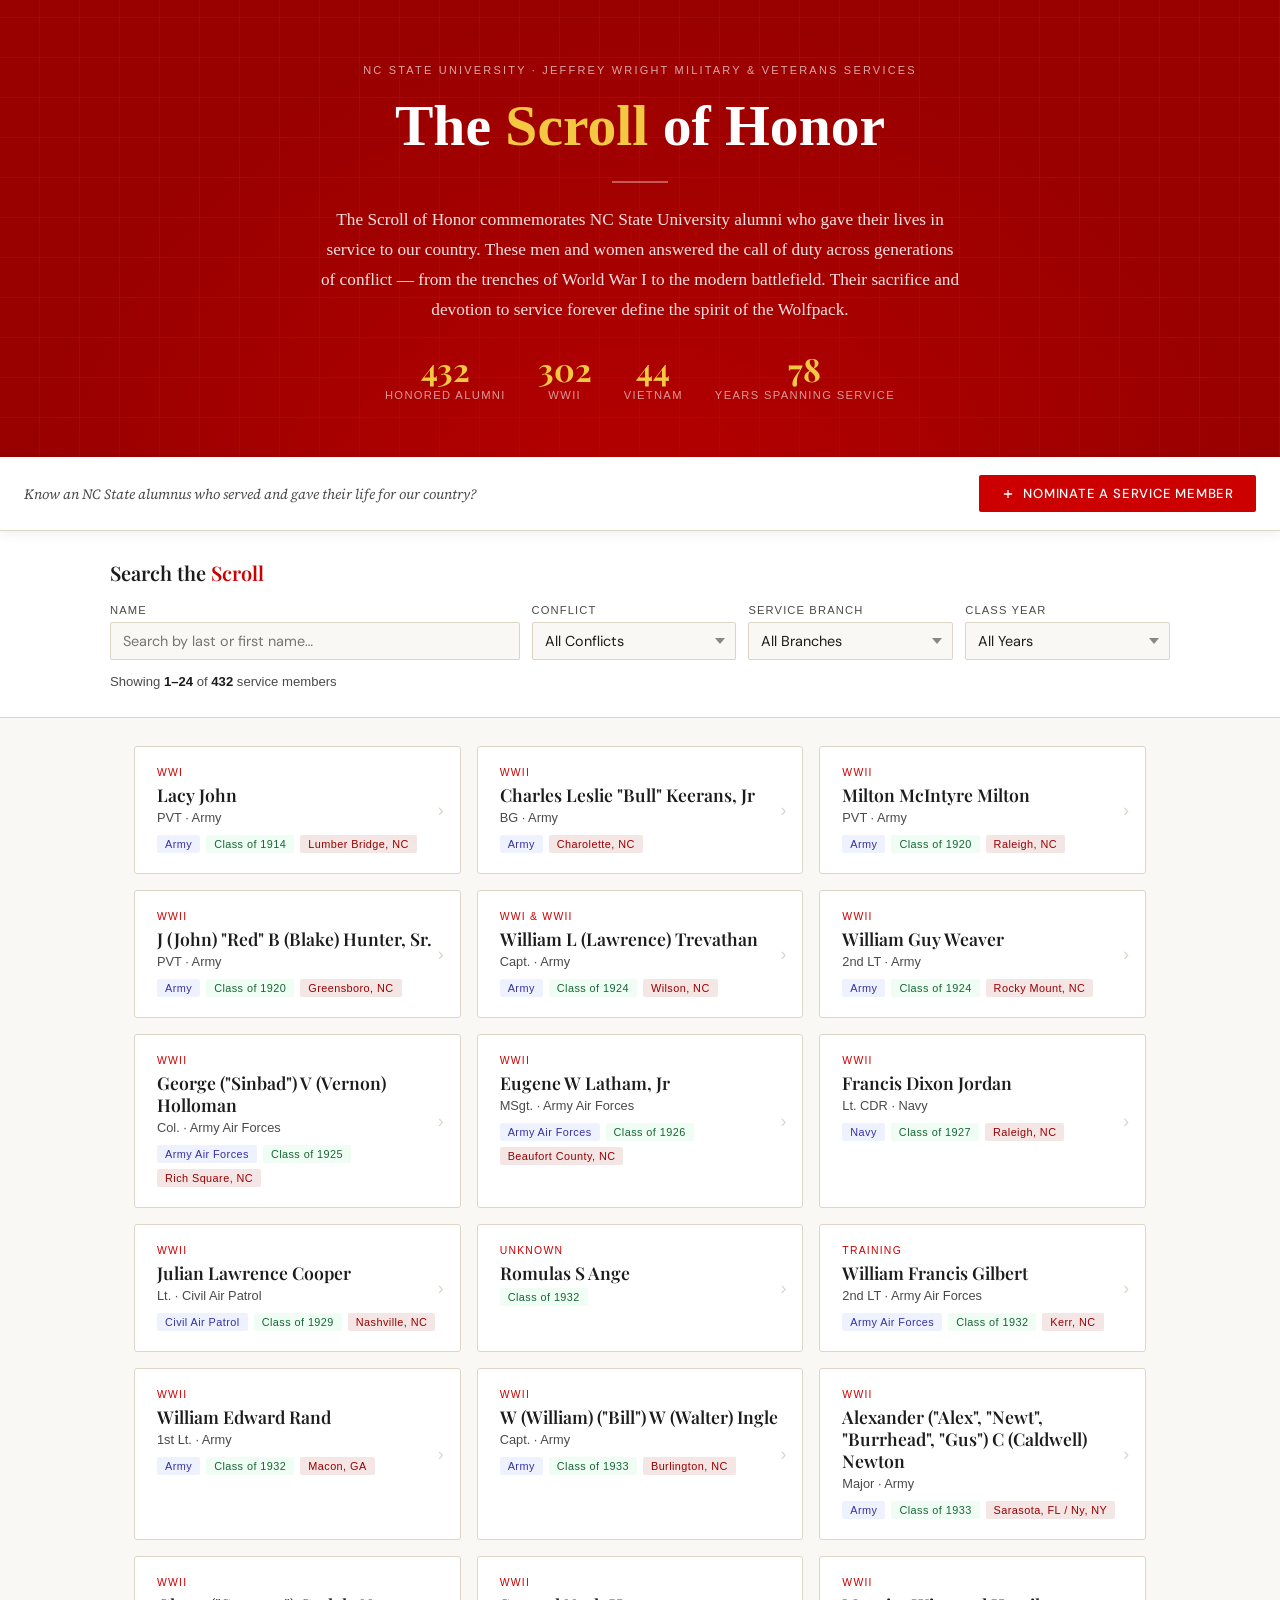
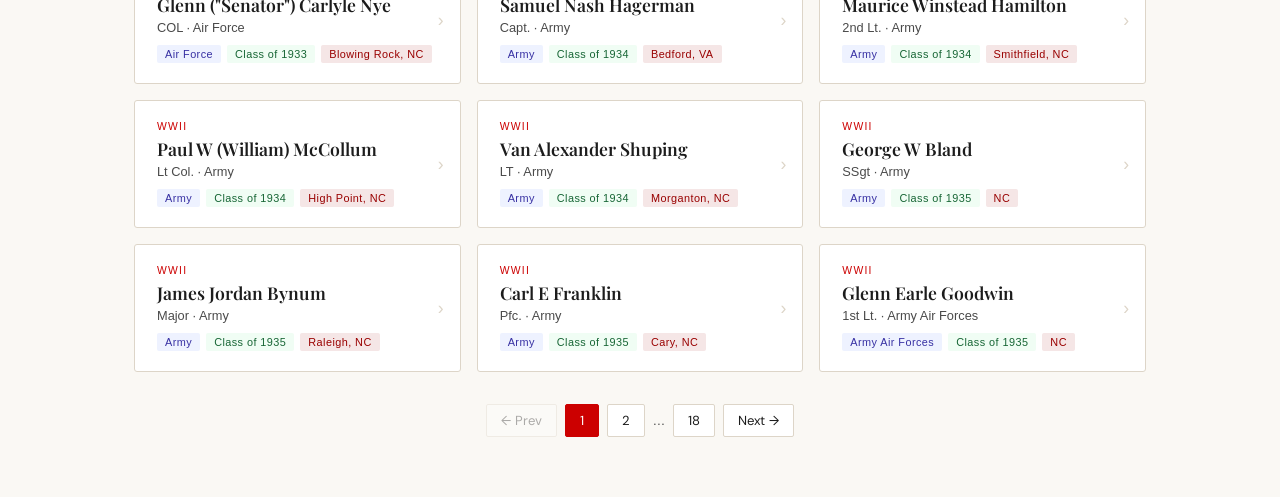
<file: index.html>
<!DOCTYPE html>
<html lang="en">
<head>
<meta charset="UTF-8">
<meta name="viewport" content="width=device-width, initial-scale=1.0">
<title>NC State Scroll of Honor</title>
<link rel="preconnect" href="https://fonts.googleapis.com">
<link href="https://fonts.googleapis.com/css2?family=Playfair+Display:ital,wght@0,600;0,700;1,400&family=Source+Serif+4:opsz,wght@8..60,300;8..60,400;8..60,600&family=DM+Sans:wght@300;400;500&display=swap" rel="stylesheet">
<link rel="stylesheet" href="scroll_of_honor.css">
</head>
<body>

<!-- HERO -->
<div class="soh-hero">
  <div class="soh-hero-inner">
    <div class="soh-hero-eyebrow">NC State University · Jeffrey Wright Military & Veterans Services</div>
    <h1>The <span>Scroll</span> of Honor</h1>
    <hr class="soh-divider">
    <p>
      The Scroll of Honor commemorates NC State University alumni who gave their lives in service to our country.
      These men and women answered the call of duty across generations of conflict — from the trenches of World War I
      to the modern battlefield. Their sacrifice and devotion to service forever define the spirit of the Wolfpack.
    </p>
    <div class="soh-stats">
      <div class="soh-stat">
        <div class="soh-stat-num">432</div>
        <div class="soh-stat-label">Honored Alumni</div>
      </div>
      <div class="soh-stat">
        <div class="soh-stat-num">302</div>
        <div class="soh-stat-label">WWII</div>
      </div>
      <div class="soh-stat">
        <div class="soh-stat-num">44</div>
        <div class="soh-stat-label">Vietnam</div>
      </div>
      <div class="soh-stat">
        <div class="soh-stat-num">78</div>
        <div class="soh-stat-label">Years Spanning Service</div>
      </div>
    </div>
  </div>
</div>

<!-- NOMINATE BAR -->
<div class="soh-nominate-bar">
  <div class="soh-nominate-text">
    Know an NC State alumnus who served and gave their life for our country?
  </div>
  <a class="btn-nominate" href="https://YOUR_GOOGLE_FORM_LINK_HERE" target="_blank" rel="noopener">
    <svg width="14" height="14" viewBox="0 0 24 24" fill="none" stroke="currentColor" stroke-width="2.2"><path d="M12 5v14M5 12h14"/></svg>
    Nominate a Service Member
  </a>
</div>

<!-- SEARCH -->
<div class="soh-search-wrap">
  <div class="soh-search-inner">
    <div class="soh-search-heading">Search the <span>Scroll</span></div>
    <div class="soh-fields">
      <div class="soh-field soh-field-name">
        <label for="search-name">Name</label>
        <input type="text" id="search-name" placeholder="Search by last or first name…" oninput="applyFilters()">
      </div>
      <div class="soh-field">
        <label for="filter-conflict">Conflict</label>
        <select id="filter-conflict" onchange="applyFilters()">
          <option value="">All Conflicts</option>
          <option>WWI</option>
          <option>WWI &amp; WWII</option>
          <option>WWII</option>
          <option>Vietnam</option>
          <option>Korean War</option>
          <option>Gulf War</option>
          <option>Training</option>
        </select>
      </div>
      <div class="soh-field">
        <label for="filter-service">Service Branch</label>
        <select id="filter-service" onchange="applyFilters()">
          <option value="">All Branches</option>
          <option>Army</option>
          <option>Army Air Forces</option>
          <option>Navy</option>
          <option>Marines</option>
          <option>Air Force</option>
          <option>Coast Guard</option>
          <option>Civil Air Patrol</option>
          <option>Royal Canadian Air Force</option>
        </select>
      </div>
      <div class="soh-field">
        <label for="filter-year">Class Year</label>
        <select id="filter-year" onchange="applyFilters()">
          <option value="">All Years</option>
        </select>
      </div>
    </div>
    <div class="soh-results-summary" id="results-summary"></div>
  </div>
</div>

<!-- RESULTS -->
<div class="soh-results-wrap">
  <div class="soh-grid" id="soh-grid"></div>
  <div class="soh-no-results" id="no-results" style="display:none;">
    No service members found matching your search. Try broadening your filters.
  </div>
  <div class="soh-pagination" id="pagination"></div>
</div>

<!-- MODAL -->
<div class="soh-overlay" id="modal-overlay" onclick="closeModalOnOverlay(event)">
  <div class="soh-modal" id="modal-box">
    <div class="soh-modal-header">
      <div class="soh-modal-conflict" id="m-conflict"></div>
      <div class="soh-modal-name" id="m-name"></div>
      <div class="soh-modal-rank-service" id="m-rank-service"></div>
      <button class="soh-modal-close" onclick="closeModal()" aria-label="Close">&times;</button>
    </div>
    <div class="soh-modal-body">
      <div class="soh-modal-grid" id="m-grid"></div>
      <div id="m-notes-section" style="display:none;">
        <div class="soh-modal-notes-heading">Additional Information</div>
        <div class="soh-modal-notes" id="m-notes"></div>
      </div>
    </div>
  </div>
</div>

<script>
const DATA = [{"name": "Lacy John", "last": "John", "first": "Lacy", "hometown": "Lumber Bridge, NC", "dod": "December 17, 1957", "classYear": "1914", "major": "Agriculture", "conflict": "WWI", "service": "Army", "rank": "PVT", "unit": "", "cause": "NC", "location": "", "notes": "https://www.findagrave.com/memorial/28009451/lacy-john"}, {"name": "Charles Leslie \"Bull\" Keerans, Jr", "last": "Keerans", "first": "Charles", "hometown": "Charolette, NC", "dod": "July 11, 1943", "classYear": "pior to 1919?", "major": "", "conflict": "WWII", "service": "Army", "rank": "BG", "unit": "Chief of Staff of 101st Airborne Division. Assistant Division Commander of 82nd Airborne Division", "cause": "MIA DD", "location": "Western Coast, Italy", "notes": "Charles joined the  North Carolina College of Engineering and Virginia Military Institute (VMI) in Lexington, Virginia. In 1919 he was in the class 1919 of West Point Academy. He was commissioned in the Infantry in 1920. Promoted to 2ndLieutenant, 1st Lieutenant on 24-07-1924 and Captain 01-08-1935 and Command and General Staff School, Fort Leavenworth until 1938. Instructor with the 24th Infantry Regiment in Fort Benning, Georgia, until 1941 as he was transferred as the Supply Officer for the Headquarters Company of Airborne Command in Fort Bragg. In 1942 he became the Chief of Staff of the 101st Airborne Division; One of the most enduring mysteries during World War II was the puzzling disappearance of Brigadier General Charles Leslie Keerans, Jr., more popularly known to US troops as \"Bull\" Keerans. Keerans, from Charlotte, North Carolina, graduated from West Point in 1919. He was commissioned in the infantry in 1920. He had a reputation of being a daredevil motorcycle rider. In 1942, he became the Chief of Staff of the 101st Airborne Division in Sicily. In 1943, he became the assistant commander of the 82nd Airborne Division under General Ridgway and became a Brigadier General on July 2, 1943. July 10, 1943. The 82nd prepared for a night jump over the gulf of Gela, on Sicily. Operation Husky encountered difficulties, with several American transport planes being shot down by \"friendly fire\", adding the fact that Gavin's 505th Parachute Regiment was scattered over a wide area due to a multitude of unpleasant reasons. July 11, 1943. Keerans was in Tunisia waiting to launch the second wave of paratroopers. On the morning of July 11th, he received the code: \"Mackall tonight. Wear white pajamas.\" He ordered the 504th to prepare to drop that evening on an airfield at Farello and reinforce the seaborne landings. Although Keerans was ordered to stay on Tunisia to supervise behind the scenes, he couldn't resist the opportunity to be in the raging battle. At the last minute of the preparation, he rode on a C-47 flown by lieutenants Ray Bousch and John Gibson. As the flight was scheduled to return after the drop, he figured he would be back in Tunisia before dawn. 144 Douglas C-47s arrived over the coast of Gela just after an Axis raid. The paratroopers were suddenly greeted with friendly fire from an Allied vessel. Immediately, all the other naval vessels and shore troops joined in the shooting and began firing on the C-47s, mistaking them for enemy planes. Keerans and his regiment were under grave danger. Transports sustaining heavy fire exploded midair; many panicking paratroopers plunged to their deaths as they jumped without hooking their static lines. Some who successfully deployed their chutes ended up being shot by Allied troops midair. It was a disaster: 23 C-47s were lost out of 144, the 504th suffered 229 casualties with 81 dead.The 52nd Troop Carrier Wing suffered 318 casualties with 83 dead Thirty-seven aircraft were damaged, while eight returned to base without dropping their parachutists. Keerans’ plane was one of those hit by friendly fire, but the pilot was able to crash land the plane in the water, 400 yards off-shore. Although his body was never found, he was officially listed as KIA. Until a certain Sgt. Fielding Armstrong came with a baffling testimony. Sgt. Armstrong was among the few who made it out of the plane. He swam ashore, and by the next morning he saw a familiar face: Bull Keerans. He appeared disheveled but unharmed.The general recounted his escape from the ditched craft and informed Armstrong he had spoken to other soldiers on the beach. The sergeant replied that he was going to hook up with his unit. Keerans told the sergeant he was heading inland and walked away, never to be seen again. Once divisional headquarters heard of account, headquarters across the island were notified to keep a lookout for the missing one-star general. Commanders were puzzled when they received no sightings of the \"Bull.\" He had simply vanished. After the war, investigators and military officials looked for evidences that he was held by the Germans; authorities looked on liberated POW camps but the search turned up empty. One possibility was he was held by the Soviets, since he could be juiced for intelligence, given his general rank in the Army.While there is no direct evidence in his case, it has become widely accepted that hundreds, possibly thousands of allied POWs ended up in Soviet prisons after the war. (In 1991, the U.S. Senate Foreign Relations Committee produced a report claiming thousands of Commonwealth soldiers, including British, Canadian, Australian and South African, had been transferred from their previous German stalags to Soviet custody in the spring of 1945. As recently as 2001, the U.S.-Russian Joint Commission, formed to investigate unconfirmed reports of Americans being held in the former Soviet Gulag prison system, estimated 500 American prisoners had been kept after the war. Soviet leader Josef Stalin anticipated using them as bargaining chips in the ensuing cold war with the western allies.) The fate of Charles \"Bull\" Keerans has never been resolved. He was survived by his wife, Margaret Johnson, and one son. When Margaret died in 1962, she was buried at Arlington National Cemetery. On the tombstone, his name appeared above hers. \"Bull\" Keerans is possibly the highest-rank American officer to go MIA in the course of World War II. taken from fb/Nicholson CruzKeerans Field across from Wood Memorial Chapel (the field surrounded by 313th MI, 3/4 ADA and RepoDepo) was named after him."}, {"name": "Milton McIntyre Milton", "last": "Milton", "first": "Milton", "hometown": "Raleigh, NC", "dod": "June 29, 1974", "classYear": "1920", "major": "", "conflict": "WWII", "service": "Army", "rank": "PVT", "unit": "", "cause": "NC", "location": "", "notes": "Unconfirmed"}, {"name": "J (John) \"Red\" B (Blake) Hunter, Sr.", "last": "Hunter", "first": "J (John) \"Red\"", "hometown": "Greensboro, NC", "dod": "June 29, 1974", "classYear": "1920", "major": "Electrical Engineering", "conflict": "WWII", "service": "Army", "rank": "PVT", "unit": "", "cause": "NC", "location": "", "notes": "ROTC, establsiged in the college January 6, 1919. The Regiment Adjustant and part of Officers's Council and served as the Captain (Adjutant).  Regimental Supply Sergeant. Lientenant Co. F."}, {"name": "William L (Lawrence) Trevathan", "last": "Trevathan", "first": "William", "hometown": "Wilson, NC", "dod": "January 14, 1945", "classYear": "1924", "major": "Civil Engineering", "conflict": "WWI & WWII", "service": "Army", "rank": "Capt.", "unit": "Corp of Engineers", "cause": "NC", "location": "North Carolina", "notes": "He finally received his degree in Civil Engineering in 1924 from NC State. Lawrence became a land surveyor in Wilson, NC and was responsible for building several water tanks in small towns in the area. Lawrence had several heart attacks shortly after the outbreak of WWII, which forced him to be medically discharged from the Army Corps of Engineers. He died of a heart attack"}, {"name": "William Guy Weaver", "last": "Weaver", "first": "William", "hometown": "Rocky Mount, NC", "dod": "January 06, 1942", "classYear": "1924", "major": "Textile", "conflict": "WWII", "service": "Army", "rank": "2nd LT", "unit": "UNK", "cause": "UNK", "location": "Phillipines", "notes": "Interned by the Japanese at Manilla ; During World War II, the University of Santo Tomas and Old Bilibid Prison in Manila was converted into Internment Camps, where Japanese authorities interned thousands of Allied civilians, primarily Americans, for over three years, from January 1942 until February 194"}, {"name": "George (\"Sinbad\") V (Vernon) Holloman", "last": "Holloman", "first": "George (\"Sinbad\")", "hometown": "Rich Square, NC", "dod": "March 19, 1946", "classYear": "1925", "major": "Electrical Engineering", "conflict": "WWII", "service": "Army Air Forces", "rank": "Col.", "unit": "20th Air Force", "cause": "", "location": "Tiawan", "notes": "Nickname given based on old Arabian hero. ROTC, Sergeant. \n Routine B17 flight from Shanghai to Manila- plane crash into Mountain.Note: Holloman AFB, NM, named in his honor. See the 2nd photo for the full story."}, {"name": "Eugene W Latham, Jr", "last": "Latham", "first": "Eugene", "hometown": "Beaufort County, NC", "dod": "August 10, 1942", "classYear": "1926", "major": "", "conflict": "WWII", "service": "Army Air Forces", "rank": "MSgt.", "unit": "Engineer Corps", "cause": "DNB", "location": "Aleutians", "notes": "Parachute caught on plane as it was going down."}, {"name": "Francis Dixon Jordan", "last": "Jordan", "first": "Francis", "hometown": "Raleigh, NC", "dod": "October 24, 1944", "classYear": "1927", "major": "", "conflict": "WWII", "service": "Navy", "rank": "Lt. CDR", "unit": "4th Marine Unit", "cause": "POW / KIA", "location": "Bashi Channel between the Philippines and Taiwan", "notes": "Surrendered at Corregidor, Prisoner of war in Philippines. Killed In Action aboard Japanese ship, 'Arisan Maru.' https://www.findagrave.com/memorial/56747919/francis-dixon-jordan"}, {"name": "Julian Lawrence Cooper", "last": "Cooper", "first": "Julian", "hometown": "Nashville, NC", "dod": "December 21, 1942", "classYear": "1929", "major": "", "conflict": "WWII", "service": "Civil Air Patrol", "rank": "Lt.", "unit": "Civil Air Patrol", "cause": "MIA DD", "location": "UNK", "notes": "plane was forced down at sea; Was lost at sea while flying as pilot in search of submarines Dec 21, 1941\nHe made the supreme sacrifice He gave his life in service for his country"}, {"name": "Romulas S Ange", "last": "Ange", "first": "Romulas", "hometown": "", "dod": "", "classYear": "1932", "major": "", "conflict": "Unknown", "service": "Unknown", "rank": "", "unit": "", "cause": "", "location": "", "notes": ""}, {"name": "William Francis Gilbert", "last": "Gilbert", "first": "William", "hometown": "Kerr, NC", "dod": "May 06, 1941", "classYear": "1932", "major": "", "conflict": "Training", "service": "Army Air Forces", "rank": "2nd LT", "unit": "35th Pursuit Squadron, Eigth Pursuit Group", "cause": "DNB", "location": "Langley Field, VA", "notes": "plane crash 1m out to sea from Virgina Beach, VA"}, {"name": "William Edward Rand", "last": "Rand", "first": "William", "hometown": "Macon, GA", "dod": "October 09, 1944", "classYear": "1932", "major": "Civil Engineering", "conflict": "WWII", "service": "Army", "rank": "1st Lt.", "unit": "1st Army, 60th INF, Co E", "cause": "KIA", "location": "Germany", "notes": "UNK"}, {"name": "W (William) (\"Bill\") W (Walter) Ingle", "last": "Ingle", "first": "W (William) (\"Bill\")", "hometown": "Burlington, NC", "dod": "July 01, 1945", "classYear": "1933", "major": "Chemical Engineering", "conflict": "WWII", "service": "Army", "rank": "Capt.", "unit": "Chemical WarFare Support", "cause": "NC", "location": "Edgewood, MD", "notes": "ID#0-917521; A chemical engineer assigned to duty at Edgewood, Maryland, died of a stomach\nulcer in July 1945 at the base hospital at Edgewood Arsenal, Maryland."}, {"name": "Alexander (\"Alex\", \"Newt\", \"Burrhead\", \"Gus\") C (Caldwell) Newton", "last": "Newton", "first": "Alexander (\"Alex\", \"Newt\", \"Burrhead\", \"Gus\")", "hometown": "Sarasota, FL / Ny, NY", "dod": "July 29, 1944", "classYear": "1933", "major": "Civil and Highway Engineering", "conflict": "WWII", "service": "Army", "rank": "Major", "unit": "HQ 4th Armored DIV", "cause": "MIA / DD", "location": "Departement de la Manche, Basse-Normandie, France", "notes": "He had been killed in action either in Normandy or Brittany, France, according to his military record"}, {"name": "Glenn (\"Senator\") Carlyle Nye", "last": "Nye", "first": "Glenn (\"Senator\")", "hometown": "Blowing Rock, NC", "dod": "October 07, 1952", "classYear": "1933", "major": "Aeronautical Engineering", "conflict": "WWII", "service": "Air Force", "rank": "COL", "unit": "Headquarters Squadron, 17th Bombardment Wing", "cause": "MIA/ DD", "location": "Ichon, North Korea", "notes": "Mid afternoon on October 7, 1952, a B-26 Invader (tail number 44-35407A, call sign \"Pacify 71\") with a crew of four took off from Pusan West Air Base. Pacify 71 was the lead aircraft in flight of six B-26s. The briefed mission was daylight bombing operation near the village of Singye. About 30 seconds before the \"bombs away,\" the invader was hit by flak creating a hole in the left wing and a fire behind the engine. After salvoing its payload, the aircraft veered to the left and descended into mountainous terrain. The aircraft crashed northwest of Ichon, North Korea, exploding on impact. Although no parachutes were observed, witnesses temporally lost sight of the aircraft as it was leaving the formation. All four members of the aircraft's crew remain unaccounted for. Flying with the 34th Bombardment Squadron. Colonel Glenn Carlyle Nye, who joined the U.S. Air Force from North Carolina, was a member of Headquarters Squadron, 17th Bombardment Wing. He was the pilot of \"Pacify 71\" when it went down, and was lost with the aircraft. His remains were not recovered following the incident. No returning POWs mentioned contact with Colonel Nye, nor was he seen at any known holding point, interrogation center, hospital, or permanent POW camp. He remains unaccounted-for. Today, Colonel Nye is memorialized on the Courts of the Missing at the National Memorial Cemetery of the Pacific. His name is also inscribed on the Korean War Veterans Memorial Wall in Washington, DC, which was updated in 2022 to include the names of the fallen."}, {"name": "Samuel Nash Hagerman", "last": "Hagerman", "first": "Samuel", "hometown": "Bedford, VA", "dod": "February 11, 1945", "classYear": "1934", "major": "Mechanical Engineering", "conflict": "WWII", "service": "Army", "rank": "Capt.", "unit": "Unit Amphibious Training Center", "cause": "MIA/ DD", "location": "New Guinea", "notes": ""}, {"name": "Maurice Winstead Hamilton", "last": "Hamilton", "first": "Maurice", "hometown": "Smithfield, NC", "dod": "September 23, 1944", "classYear": "1934", "major": "", "conflict": "WWII", "service": "Army", "rank": "2nd Lt.", "unit": "60th Field Artillery Battalion, 9th Infantry Divisio", "cause": "KIA", "location": "Germany", "notes": ""}, {"name": "Paul W (William) McCollum", "last": "McCollum", "first": "Paul", "hometown": "High Point, NC", "dod": "October 06, 1944", "classYear": "1934", "major": "Textile Manufacturing", "conflict": "WWII", "service": "Army", "rank": "Lt Col.", "unit": "E Company, 130th Infantry, 30th Division", "cause": "KIA", "location": "Holland East of Wurm River", "notes": "ID# 0-315283 ; He led his battalion in recapturing the Belgian Fort Eban Emael. For his service he was awarded the Silver Star for gallantry July 7, 1944; awarded a Purple heart for wounds received in action July 22, 1944.\nHe was also awarded the Distinguished Service Cross, Silver Star Medal. He was killed in action in Holland ."}, {"name": "Van Alexander Shuping", "last": "Shuping", "first": "Van", "hometown": "Morganton, NC", "dod": "October 07, 1944", "classYear": "1934", "major": "Chemical Engineering", "conflict": "WWII", "service": "Army", "rank": "LT", "unit": "", "cause": "KIA", "location": "Vella Lavella, New Georgia Islands", "notes": "ID# 01052963 ; DNB"}, {"name": "George W Bland", "last": "Bland", "first": "George", "hometown": "NC", "dod": "July 24, 1944", "classYear": "1935", "major": "", "conflict": "WWII", "service": "Army", "rank": "SSgt", "unit": "119 INF 30th DIV", "cause": "MIA DD", "location": "Normandy, France", "notes": "https://www.findagrave.com/memorial/56641436/george-w-bland"}, {"name": "James Jordan Bynum", "last": "Bynum", "first": "James", "hometown": "Raleigh, NC", "dod": "August 07, 1944", "classYear": "1935", "major": "", "conflict": "WWII", "service": "Army", "rank": "Major", "unit": "120 INF 30th DIV", "cause": "KIA", "location": "UNK", "notes": "ID# 0-399449"}, {"name": "Carl E Franklin", "last": "Franklin", "first": "Carl", "hometown": "Cary, NC", "dod": "18 SEPT 1944", "classYear": "1935", "major": "", "conflict": "WWII", "service": "Army", "rank": "Pfc.", "unit": "Co B 321 INF", "cause": "KIA", "location": "South Pacific", "notes": "ID# 343056623"}, {"name": "Glenn Earle Goodwin", "last": "Goodwin", "first": "Glenn", "hometown": "NC", "dod": "October 24, 1944", "classYear": "1935", "major": "", "conflict": "WWII", "service": "Army Air Forces", "rank": "1st Lt.", "unit": "313 Trans SQ", "cause": "KIA", "location": "France", "notes": "https://ancestors.familysearch.org/en/L1TH-1BZ/glenn-earle-goodwin-1910-1944"}, {"name": "Joseph Alfred Miller, Jr", "last": "Miller", "first": "Joseph", "hometown": "Brevard, NC", "dod": "October 21, 1944", "classYear": "1935", "major": "", "conflict": "WWII", "service": "Army", "rank": "Col.", "unit": "12th Weather Squadron", "cause": "MIA DD", "location": "Mediterranean Sea", "notes": "ID# 0-020752 ; Weather Plane exploaded when struck by enemy fire; Only one Parachute was seen to have opened of the six crew in the plane."}, {"name": "Myron Lee Shinn", "last": "Shinn", "first": "Myron", "hometown": "Concord, NC", "dod": "June 15, 1945", "classYear": "1935", "major": "", "conflict": "WWII", "service": "Army", "rank": "S/Sgt.", "unit": "82nd AirBorne", "cause": "DOW", "location": "Normandy, France", "notes": "ID# 34256146"}, {"name": "Holden E York", "last": "York", "first": "Holden", "hometown": "NC", "dod": "May 11, 1945", "classYear": "1935", "major": "", "conflict": "WWII", "service": "Navy", "rank": "LT (jg)", "unit": "", "cause": "KIA", "location": "Okinawa, Japan", "notes": "On the morning of 11 May 1945, while supporting the invasion of Okinawa, Bunker Hill was struck and severely damaged by two Japanese kamikaze planes. An A6M Zero fighter plane emerged from low cloud cover, dove toward the flight deck and dropped a 550-pound (250 kilogram) bomb that penetrated the flight deck and exited from the side of the ship at gallery deck level before exploding in the ocean.[3] The Zero next crashed onto the carrier's flight deck, destroying parked warplanes full of aviation fuel and ammunition, causing a large fire. The remains of the Zero went over the deck and dropped into the sea. Then, a short 30 seconds later, a second Zero, piloted by Ensign Kiyoshi Ogawa, plunged into its suicide dive. The Zero went through the antiaircraft fire, dropped a 550-pound bomb, and then crashed into the flight deck near the carrier's \"island\", as kamikazes were trained to aim for the island superstructure. The bomb penetrated the flight deck and exploded. Gasoline fires flamed up and several explosions took place. Bunker Hill lost a total of 346 sailors and airmen killed, 43 more missing (and never found), and 264 wounded. LTJG Holden Eli York was KIA and Buried at Sea by Administrative Decision"}, {"name": "Thomas W Allen", "last": "Allen", "first": "Thomas", "hometown": "Louisberg, NC", "dod": "May 31, 1942", "classYear": "1936", "major": "", "conflict": "WWII", "service": "Royal Canadian Air Force", "rank": "UNK", "unit": "121 Eagle Sqaudron", "cause": "KIA", "location": "WALCHEREN ISLAND, THE NETHERLANDS", "notes": "AMERICAN CITIZEN WHO PARTICIPATED IN THE BRITISH COMMONWEALTH AIR TRAINING PLAN, HELD THE RANK OF FLIGHT LIEUTENANT AND SERVED AS A PILOT IN THE ROYAL CANADIAN AIR FORCE. KILLED IN ACTION AT THE AGE OF 27 WHILE ATTACHED TO NO. 121 'EAGLE' SQUADRON, ROYAL AIR FORCE (FIGHTER COMMAND) WHEN HIS BATTLE DAMAGED SUPERMARINE SPITFIRE MK. VB (W3645) CRASHED INTO THE NORTH SEA OFF WALCHEREN ISLAND, COMMEMORATED ON PANEL 99 AT THE AIR FORCES MEMORIAL AT RUNNYMEDE, ENGLEFIELD GREEN, SURREY, ENGLAND AND ON THE EAGLE SQUADRON MEMORIAL, GROSVENOR SQUARE, LONDON, ENGLAND."}, {"name": "Olive Thurlow Ballentine", "last": "Ballentine", "first": "Olive", "hometown": "Varina, NC", "dod": "January 12, 1945", "classYear": "1936", "major": "Forestry", "conflict": "WWII", "service": "Army Air Forces", "rank": "PVT", "unit": "", "cause": "MIA DD", "location": "Ligayen Gulf, Phillippine Islands", "notes": "Olive volunteered for U.S. Army Air Forces and was eventually sent to the Pacific Theater. The family received word that Olive was first missing and then that he had been killed in action. It would be April before they learned the details of the Japanese kamikaze attack upon his Victory ship at Lingayen Gulf, in the Philippine Islands and his burial at sea on January 12, 1945."}, {"name": "WC (William Claudius) Pete (? Doesn't provide in yearbook) Bowen", "last": "Bowen", "first": "WC (William Claudius)", "hometown": "Smithfield, NC", "dod": "December 08, 1943", "classYear": "1936", "major": "Textile Weaving and Dyeing", "conflict": "WWII", "service": "Unknown", "rank": "Lt.", "unit": "", "cause": "DNB", "location": "Potomac River", "notes": "while deep sea diving"}, {"name": "William I Copens", "last": "Copens", "first": "William", "hometown": "", "dod": "", "classYear": "1936", "major": "", "conflict": "Unknown", "service": "Unknown", "rank": "", "unit": "", "cause": "", "location": "", "notes": ""}, {"name": "William I Cozzens", "last": "Cozzens", "first": "William", "hometown": "Edenton, NC", "dod": "June 16, 1944", "classYear": "1936", "major": "", "conflict": "WWII", "service": "Army", "rank": "Pfc.", "unit": "120th INF DIV", "cause": "KIA", "location": "France", "notes": "ID# 20453850"}, {"name": "Clifton Arthur Croom", "last": "Croom", "first": "Clifton", "hometown": "Bolton, NC", "dod": "October 24, 1944", "classYear": "1936", "major": "Aeronautical Engineering", "conflict": "WWII", "service": "Navy", "rank": "Capt.", "unit": "45th INF Regiment", "cause": "POW / KIA", "location": "China Sea", "notes": "Capt, Clifton A Croom, Born August 29 1912 in Bladen County, North Carolina the son of Mr. and Mrs. Oscar H Croom of Columbus, North Carolina Enlisted into the Army in Texas assigned to the 45th Infantry Regiment Philippine, entered service on November 1940. Died on 24 Oct 1944, Missing from Japanese Prison ship, Awarded the Purple Heart with cluster, Silver Star with cluster and Bronze Star. Obituary, Capt., U.S. Army. Born Aug. 29 1912. Entered service Nov 1940. N.C. State College; Ft. Sam Houston, Tex,; Philippines, Corregidor. Wounded in action at Bataan, Feb 8 1942; captured by enemy Apr. 9 1942; killed on Japanese Prison Ship in China Sea Oct 24 1944. Awarded PH with Cluster, SS with Cluster. Attended N.C. State Col. Baptist. Son of Mr. and Mrs. Oscar H Croom, Bolton."}, {"name": "Paul Matthew Obst", "last": "Obst", "first": "Paul", "hometown": "Union City, CT / Worchester MA", "dod": "December 07, 1944", "classYear": "1936", "major": "Forestry", "conflict": "WWII", "service": "Army", "rank": "LT", "unit": "314 INF 79 DIV", "cause": "KIA", "location": "France", "notes": ""}, {"name": "Irvin M(Mansfield) Porter, Jr.", "last": "Porter", "first": "Irvin", "hometown": "Raleigh, NC", "dod": "June 15, 1944", "classYear": "1936", "major": "Business Administration", "conflict": "WWII", "service": "Army", "rank": "Capt.", "unit": "HQ2 / 325th Glider Infantry Reg ; 82nd Airborne", "cause": "KIA", "location": "Omaha Beach, France", "notes": ""}, {"name": "Carl Stein", "last": "Stein", "first": "Carl", "hometown": "Everette, MA", "dod": "UNK", "classYear": "1936", "major": "Civil Engineering", "conflict": "WWII", "service": "Army", "rank": "1st LT", "unit": "UNK", "cause": "KIA", "location": "UNK", "notes": "ID#0-340767 ; KIA"}, {"name": "James Earnest Barb", "last": "Barb", "first": "James", "hometown": "Hickory, NC", "dod": "November 29, 1942", "classYear": "1937", "major": "Sanitary Engineering", "conflict": "WWII", "service": "Army", "rank": "1st LT", "unit": "128th Infantry Regiment, 32nd Infantry Division", "cause": "KIA", "location": "Manilla, Phillippines", "notes": "ID# 0-351494"}, {"name": "Edward Allan Cohan", "last": "Cohan", "first": "Edward", "hometown": "NY", "dod": "October 27, 1944", "classYear": "1937", "major": "", "conflict": "WWII", "service": "Army", "rank": "S/Sgt.", "unit": "7th ID", "cause": "KIA", "location": "UNK", "notes": ""}, {"name": "Carroll G Conrad", "last": "Conrad", "first": "Carroll", "hometown": "Greensboro, NC", "dod": "", "classYear": "1937", "major": "Industrial Management", "conflict": "WWII", "service": "Navy", "rank": "Lt.", "unit": "", "cause": "UNK", "location": "", "notes": "SERVED AS A NAVAL PILOT FROM 1939 TO 1944 IN THE NORTH ATLANTIC AND SOUTH PACIFIC."}, {"name": "Thomas \"Tommy\" Campbell Fearing", "last": "Fearing", "first": "Thomas \"Tommy\"", "hometown": "Manteo, NC", "dod": "April 04, 1944", "classYear": "1937", "major": "", "conflict": "WWII", "service": "Navy", "rank": "Ensign", "unit": "", "cause": "KIA", "location": "South Pacific", "notes": "TOMMY FEARING - The Roanoke Island community received a terrific shock this week when it heard that Thomas Fearing, a young flying officer of the Navy, was reported missing in an airplane crash in the South Pacific. Tommy's career during the past several years had taken him from the sandy shores where he had acted in Paul Green's Lost Colony, to the doors of the Metropolitan Opera in New York. For Tommy loved home, and it was his love for home that would some day bring him back for keeps.\n\nTommy loved his mission for his country. He looked forward to his adventures with the enemy in the South Pacific. Like many another, he was impatient, doubtless, to be off and doing before he had gotten training as thorough as he might deserve."}, {"name": "John Richard Garrabrandt", "last": "Garrabrandt", "first": "John", "hometown": "Wilmington, NC", "dod": "June 10, 1944", "classYear": "1937", "major": "", "conflict": "WWII", "service": "Army", "rank": "Capt.", "unit": "INF DIV", "cause": "UNK", "location": "(Lower) Normandy, France", "notes": ""}, {"name": "James Henry Griffin", "last": "Griffin", "first": "James", "hometown": "Ashville, NC", "dod": "August 18, 1940", "classYear": "1937", "major": "Forestry", "conflict": "WWII", "service": "Army Air Forces", "rank": "2nd LT", "unit": "13th Attack Squadron", "cause": "DNB", "location": "(Near) Rushton, LA", "notes": "plane crash during tropical storm near Rushton, LA· returning visit Biltmore NC"}, {"name": "Oliver Massee Horton", "last": "Horton", "first": "Oliver", "hometown": "Raleigh, NC", "dod": "October 05, 1944", "classYear": "1937", "major": "", "conflict": "WWII", "service": "Army", "rank": "Major", "unit": "3RD BATTALION, 506TH PARACHUTE INFANTRY REGIMENT, U.S. ARMY 101ST AIRBORNE ‘SCREAMING EAGLES’ DIVISION", "cause": "KIA", "location": "OPHEUSDEN, HOLLAND", "notes": "Major Oliver Horton, Commanding Officer of the 3rd Battalion, was killed in action on October 5, 1944 in the Battle of Opheusden in the Netherlands during Operation Market-Garden. A bridge in Opheusden is dedicated to Major Horton. Major Horton was mentioned numerous times in the HBO miniseries \"Band of Brothers\" including his death.\n\n\"Major Oliver M. Horton was fatally wounded in the morning of 5th October 1944 by German mortar fire while walking along the railroad tracks near the Linge Canal at the south end of the town Opheusden.\"  ;   PARATROOPS. LED 1,200 AMERICANS IN BATTLE AT ARNHEIM, HOLLAND. WAS THE LAST ONE TO BE HEARD FROM OF THE NEARLY 10,000 MEN WHO GAVE THEIR LIVES THERE . SERVED AS COMMANDER OF THE . HE WAS A PARATROOPER WHO JUMPED INTO FRANCE IN THE EARLY MORNING HOURS ON D-DAY, JUNE 6, 1944, THE INVASION OF GERMANY’S FORTRESS EUROPE AND A 2ND COMBAT JUMP INTO HOLLAND, OPERATION MARKET GARDEN. KILLED  DURING THE BATTLE OF OPHEUSDEN, HOLLAND AND IS BURIED AT THE NETHERLANDS AMERICAN CEMETERY, MARGRATEN, NETHERLANDS. DECORATIONS: SILVER STAR MEDAL AWARDED FOR DISTINGUISHED GALLANTRY IN ACTION AND THE PURPLE HEART MEDAL. ID#0-322703"}, {"name": "Peter Ihrie, Jr", "last": "Ihrie", "first": "Peter", "hometown": "Rock Hill, SC", "dod": "January 30, 1944", "classYear": "1937", "major": "Textile Weaving and Designing", "conflict": "WWII", "service": "Army Air Forces", "rank": "1st LT", "unit": "718th Bomber Squadron, 449th Bomber Group, Heavy", "cause": "KIA", "location": "Udine, Italy", "notes": "Peter served as a First Lieutenant & Navigator on B-24H during World War II. B-24H #41-28605 took off, with a crew of 11, from Grottaglie, Italy on a bombing mission over Udine, Italy. They were attacked by enemy aircraft, shot down, and crashed near Udine, Italy during the war. Six of the crew perished and five survived the crash. Peter was \"Killed In Action\" in this crash during the war."}, {"name": "Thomas Owen Varner", "last": "Varner", "first": "Thomas", "hometown": "Whittier, NC", "dod": "August 21, 1943", "classYear": "1937", "major": "Agricultural Engineering", "conflict": "WWII", "service": "Army", "rank": "S/Sgt.", "unit": "344th BS, 98th Bomb Group", "cause": "FOD", "location": "Marshalling Yards at Cancello, Italy", "notes": "ID# 34123839 ; Gunner on the B-24D \"BABY\" The aircraft dropped its bomb payload on target and was being attacked by numerous fighters and taking heavy damage. Lt. Minnich and Lt. Cook were still in the cockpit trying to level the plane, now in a spin, so the rest of the crew could bail out. Lt. Minnich waved us all out with his right arm as he leveled the plane for a few moments. Only 3 survived the bail out."}, {"name": "Thomas Woodrow Yarborough", "last": "Yarborough", "first": "Thomas", "hometown": "Raleigh, NC", "dod": "December 23, 1944", "classYear": "1937", "major": "Poultry Specialist / Agriculture", "conflict": "WWII", "service": "Army", "rank": "2nd LT", "unit": "Corps of Engineers", "cause": "DOW", "location": "Belgium", "notes": "ID#01998408 ;"}, {"name": "Sobey Franklin Allen", "last": "Allen", "first": "Sobey", "hometown": "Raleigh, NC", "dod": "October 27, 1943", "classYear": "1938", "major": "", "conflict": "WWII", "service": "Army Air Forces", "rank": "Major", "unit": "7th Ferrying Group", "cause": "DNB", "location": "Gander Lake, New Foundland", "notes": "PLANE CRASH WHILE FERRYING BOMBER TO ENGLAND ; Major Allen, a pilot with the U.S. Army Air Forces, died in the crash of the bomber he was piloting (A-20C #41-19224) on a mission, at Gander, Newfoundland, in 1943. With the 7th Ferrying Group"}, {"name": "William A(Anderson) Banks", "last": "Banks", "first": "William", "hometown": "Franklinton, NC Louisburg, NC(From yearbook)", "dod": "September 03, 1944", "classYear": "1938", "major": "Animal Husbandry", "conflict": "WWII", "service": "Army", "rank": "PVT", "unit": "32nd REGT 3rd Armor Div", "cause": "DOW", "location": "France", "notes": "He died of wounds from a battle which came to be known as the Battle of the Mons Pocket in Belgium. By 2 September 1944 the 3rd Armoured Division which was operating on the right flank of the 1st Infantry Division had penetrated into Belgium east of Mons thereby cutting off the escape route of approximately five (5) German divisions. This tactical situation there upon produced one of the most costly single defeats suffered by the German army in the entire campaign. This battle became known as \"The Mons Pocket\" which was fought from the 2nd to 6th September 1944. When the final reports of the disaster could be correlated and a reasonably accurate total made, it was found that over seventeen thousand (17,000) German prisoners had been taken and at least two thou­sand (2,000) Germans had been killed. Since there were no temporary cemeteries in Belgium at this time his body was evacuated to a temporary cemetery at Solers which is SE of Paris. It was later transferred at the family's request to a permanent cemetery - Epinal. He was awarded the Purple Heart."}, {"name": "Luke Wright Boney, Jr", "last": "Boney", "first": "Luke", "hometown": "Wallace, NC", "dod": "August 06, 1944", "classYear": "1938", "major": "Textile Manufacturing", "conflict": "WWII", "service": "Army", "rank": "1st  LT", "unit": "465th AAA", "cause": "KIA", "location": "France", "notes": "ID# 01045346"}, {"name": "Claude E Clark", "last": "Clark", "first": "Claude", "hometown": "Hickory, NC Danville, NC(From yearbook)", "dod": "November 24, 1944", "classYear": "1938", "major": "Textile Management", "conflict": "WWII", "service": "Army", "rank": "Capt.", "unit": "128th INF REGT, 32nd ID", "cause": "KIA", "location": "Leyte Philippines", "notes": "ID# 0-366033 ; On that day, 1LT Clark's unit was in action against Japanese forces near Buna, New Guinea. 1LT Clark's leadership, courageous actions and extraordinary heroism that day earned him the U.S. Army's second highest award for valor, the Distinguished Service Cross. Captain Clark was Killed in Action on 24 November 1944 at Leyte, Philippines"}, {"name": "Gilbert W(Walker) Clark, (Jr)", "last": "Clark", "first": "Gilbert", "hometown": "Chapel Hill, NC / High Point, NC", "dod": "February 03, 1945", "classYear": "1938", "major": "", "conflict": "WWII", "service": "Army Air Forces", "rank": "2nd Lt.", "unit": "306th Bomber Group, Heavy, 367th Bomber Squadron", "cause": "KIA", "location": "Berlin, Germany", "notes": "ID#0-835735 ; He was Co-pilot on the crew of the B-17 #43-38407 during a mission to bomb the marshaling yards in Berlin, Germany. Their aircraft received a direct flak hit in the left wing. The wing broke off and they went down in flames. The entire crew of nine men was killed."}, {"name": "Roy Theodore Cox, (Jr)", "last": "Cox", "first": "Roy", "hometown": "Winterville, NC", "dod": "November 13, 1943", "classYear": "1938", "major": "", "conflict": "WWII", "service": "Navy", "rank": "PO3", "unit": "USS Juneau (CL-52)", "cause": "DD", "location": "Manila, Philippines", "notes": "Reported to be on USS Juneau ship when it was torpedoed"}, {"name": "William Louis Dixon, Jr", "last": "Dixon", "first": "William", "hometown": "Charolette, NC", "dod": "April 06, 1942", "classYear": "1938", "major": "Textile Chemistry and Dyeing", "conflict": "WWII", "service": "Army", "rank": "Capt.", "unit": "", "cause": "KIA", "location": "Philippines", "notes": "ID# 0-325656 ; Listed as MIA after the surrender of Corregidor, the Japanese Government informed the Red Cross that Dixon had died. He was held as a Japanese POW in the Philippines."}, {"name": "Julian Wade Farrior", "last": "Farrior", "first": "Julian", "hometown": "Greensboro, NC Burgaw, NC (From yearbook)", "dod": "November 08, 1944", "classYear": "1938", "major": "Forestry", "conflict": "WWII", "service": "Army", "rank": "1st Lt.", "unit": "2ND BATTALION, 112TH REGIMENT, 28TH INFANTRY DIVISION", "cause": "KIA", "location": "Huertgen Forest, Germany", "notes": "Julian graduated from Officers Candidate School, and was assigned to the 112th Infantry Regiment of the 28th Division. They shipped overseas in October of 1943. His division landed at Normandy on 22 July 1944 and was immediately engaged in Operation Cobra. His division had the honor of marching down the Champs-Elysees in Paris on 29 August 1944, and then was thrown into the Battle of the Hürtgen Forest. During that battle, Julian was serving as the Executive Officer of Company G of the 2nd Battalion. He was Killed in Action on 9 November 1944 near the church in Vossenack, Germany. He was 28 years old."}, {"name": "John D Flanagan, Jr", "last": "Flanagan", "first": "John", "hometown": "", "dod": "", "classYear": "1938", "major": "", "conflict": "Vietnam", "service": "Unknown", "rank": "", "unit": "", "cause": "", "location": "", "notes": ""}, {"name": "James Edwin Grantham", "last": "Grantham", "first": "James", "hometown": "Tarboro, NC Rocky Mount, NC (From yearbook)", "dod": "January 10, 1945", "classYear": "1938", "major": "Construction Engineering", "conflict": "WWII", "service": "Army", "rank": "Capt.", "unit": "333rd Infantry Regiment, 84th Infantry Division", "cause": "KIA", "location": "Germany", "notes": "ID#0-366047; Veteran of 18 Months in the South Pacific CPT Grantham , Reserve officer called into service Feb 1942 went to training at Fort Benning GA was sent to the Pacific in May 1942 , served on Guadalcanal and other islands and was awarded 2 battle stars. He returned to the US in Sept 1943 with battle wounds. After treatment he was stationed at Camp Claiborne, LA until he was sent to combat in Europe."}, {"name": "Charles D(Dushan) King", "last": "King", "first": "Charles", "hometown": "Wilmington, NC", "dod": "April 13, 1944", "classYear": "1938", "major": "Ceramic Engineering", "conflict": "WWII", "service": "Army", "rank": "Capt.", "unit": "HQ Fifth Army", "cause": "DNB", "location": "Italy", "notes": "ID# 0-366054 ;Ordnance officer King, 29, served on Lt. Gen. Mark Clark's staff. Awaiting promotion to major, King contracted a rare form of meningitis and died within 24 hours."}, {"name": "Thomas L Philbrick", "last": "Philbrick", "first": "Thomas", "hometown": "Raleigh, NC", "dod": "September 21, 1944", "classYear": "1938", "major": "", "conflict": "WWII", "service": "Army", "rank": "1st Lt.", "unit": "868 Bomb Squadron, Heavy", "cause": "MIA/ DD / KIA", "location": "Manila, Philippines", "notes": "ID# 0-683860 ; Thomas served as a First Lieutenant & Navigator on SB-24J #42-100277, 868th Bomber Squadron, Heavy, U.S. Army Air Force during World War II."}, {"name": "Thomas A Poole", "last": "Poole", "first": "Thomas", "hometown": "Virginlina, VA", "dod": "January 10, 1945", "classYear": "1938", "major": "", "conflict": "WWII", "service": "Army", "rank": "S/Sgt.", "unit": "UNK", "cause": "KIA", "location": "France", "notes": ""}, {"name": "Lawrence Jackson Rux, (Jr.)", "last": "Rux", "first": "Lawrence", "hometown": "Henderson, NC", "dod": "March 20, 1942", "classYear": "1938", "major": "", "conflict": "WWII", "service": "Army Air Forces", "rank": "2nd Lt.", "unit": "UNK", "cause": "DNB", "location": "(near) Greenfield, IN", "notes": "ID# 0-434891 ; PLANE ACCIDENT KILLS SOLDIER FROM HENDERSON HENDERSON. March 21.—MP) —Lieut. Lawrence Jackson Rux. one of four men killed late yesterday in the crash of an army plane near Greenfield. Ind., was the son of Mrs. Leona Currin Rux of Henderson. He was 24. Rux received his commission in Florida last January and later went to California, thence to Ohio. He attended N. C. State College and majored in ceramics. Besides his mother, he is survived by a sister. Mrs. Raham I Boyd of Warrenton. His was the j first casualty of the war for Henderson or Vance County."}, {"name": "Harry H Schneider", "last": "Schneider", "first": "Harry", "hometown": "New York, NY (Brooklyn, NY)", "dod": "August 27, 1944", "classYear": "1938", "major": "Textile Management", "conflict": "WWII", "service": "Army", "rank": "1st Lt.", "unit": "70th TK BTN", "cause": "KIA", "location": "France", "notes": "ID Number: O-366076"}, {"name": "Fred L Smith", "last": "Smith", "first": "Fred", "hometown": "Greensboro, NC", "dod": "September 08, 1945", "classYear": "1938", "major": "", "conflict": "WWII", "service": "Army Air Forces", "rank": "1st Lt.", "unit": "718th Army Air Force Base Unit", "cause": "DNB", "location": "Timkua, Indonesia", "notes": "On 8 September 1945 he was a passenger aboard the B-25H #43-4915 \"Jacnic Snr\" when they took off from Garbutt Field in Queensland, Australia on an administrative flight to Biak on New Guinea. They were transporting men assigned to the 68th Airways and Communications Service Group and 718th Army Air Force Base Unit. They failed to arrive at their destination and were reported missing.\n\nIn 1995 their crash site was discovered at the edge of a cliff near Timkua on Irian Jaya. US Army forensics teams visited the site and in 1999 they recovered remains of the crew. On June 18, 2003 they were laid to rest in a group burial at Arlington National Cemetery."}, {"name": "Robert L White", "last": "White", "first": "Robert", "hometown": "Columbus County, NC", "dod": "", "classYear": "1938", "major": "", "conflict": "WWII", "service": "Army", "rank": "", "unit": "", "cause": "", "location": "", "notes": "ID# 34899267 ; DNB"}, {"name": "Robert L White, Sr", "last": "White", "first": "Robert", "hometown": "Davie County, NC", "dod": "", "classYear": "1938", "major": "", "conflict": "WWII", "service": "Army", "rank": "", "unit": "", "cause": "", "location": "", "notes": "ID# 44016500 ; KIA"}, {"name": "Robert L White", "last": "White", "first": "Robert", "hometown": "Gastonia, NC", "dod": "", "classYear": "1938", "major": "", "conflict": "WWII", "service": "Army", "rank": "", "unit": "", "cause": "", "location": "", "notes": "SERVED WITH THE 12TH ARMORED DIVISION, 66TH ARMORED INFANTRY BATTALION, IN THE EUROPEAN THEATER OF OPERATIONS."}, {"name": "Robert L White", "last": "White", "first": "Robert", "hometown": "Edenton, NC", "dod": "", "classYear": "1938", "major": "", "conflict": "WWII", "service": "Navy", "rank": "", "unit": "", "cause": "", "location": "", "notes": "Served on battleships; USS Mississippi, USS Idaho, USS New Mexico. On staff of Combat Division 3, bombarding on landings."}, {"name": "Robert L White", "last": "White", "first": "Robert", "hometown": "Asheville, NC", "dod": "", "classYear": "1938", "major": "", "conflict": "WWII", "service": "Navy", "rank": "", "unit": "", "cause": "", "location": "", "notes": ""}, {"name": "George Winfield Arnott", "last": "Arnott", "first": "George", "hometown": "Cambridge, NY", "dod": "April 08, 1943", "classYear": "1939", "major": "Forestry", "conflict": "WWII", "service": "Army", "rank": "Capt.", "unit": "26th INF 1st DIV", "cause": "KIA", "location": "Tunisa, North Africa", "notes": "Captain Arnott, a native of Cambridge, joined the service in 1940 and was commissioned a first lieutenant in November 1941. He was in the first group of American soldiers to land at Oran in the invasion of North Africa. He was advanced to the rank of Captain last February while in Tunisia"}, {"name": "Henry Churchill Bragaw, (Jr)", "last": "Bragaw", "first": "Henry", "hometown": "Southport, NC", "dod": "January 22, 1944", "classYear": "1939", "major": "Forestry", "conflict": "WWII", "service": "Army", "rank": "Capt.", "unit": "Co. K, 3rd Battalion, 143rd Infantry Regiment, 36th Infantry Division, 5th Army", "cause": "KIA", "location": "Italy", "notes": "ID # 0-366581 ; Capt. Bragaw lost his life in Italy, on January 20, 1944, heroically leading his men in the face of great odds. He commanded an infantry company ordered to establish a bridgehead across a river. The company was intended to approach the river on pathways cleared through heavy mine fields, but dense fog and blinding darkness soon hid the markings of the safeways. Putting his men in a column with intervals between them, he led the way through the field.During this passage eight men were severely wounded by mines. Each time the commander went back among his men, bolstering their courage by his own actions and words. Reaching the river he led his men across under violent artillery, mortar, and small arm fire, and attacked the formidable enemy positions on the steep opposite bank.He led his company into the foe's outer defenses through bands of enemy wire. While heavy fire pinned his troops to the ground, he exposed himself to make a personal reconnaissance, seeking to improve his positions. In so doing he was killed by enemy fire."}, {"name": "Robert L (Lee) Edwards", "last": "Edwards", "first": "Robert", "hometown": "Spring Hope, NC", "dod": "", "classYear": "1939", "major": "Field Crops and Plant Breeding", "conflict": "WWII", "service": "Army", "rank": "Sgt.", "unit": "", "cause": "DOW", "location": "", "notes": "ID# 34114181 ; Sergeant Robert Edwards, flying out of Wilmington’s Bluethenthal Field, crewed a B-24 bomber that sank a German U-boat, 1942."}, {"name": "John Robert Jones, (Jr)", "last": "Jones", "first": "John", "hometown": "Whittier, NC", "dod": "November 23, 1944", "classYear": "1939", "major": "", "conflict": "WWII", "service": "Army", "rank": "Pvt.", "unit": "G Co. 26 INF", "cause": "KIA", "location": "Henri Chapelle, Belgium", "notes": "ID# 34864460"}, {"name": "Russell McKinley Lamar", "last": "Lamar", "first": "Russell", "hometown": "Rockingham County, NC", "dod": "July 30, 1944", "classYear": "1939", "major": "", "conflict": "WWII", "service": "Army", "rank": "Pvt.", "unit": "26th INF 1st ID", "cause": "KIA", "location": "France", "notes": "ID#34851430 ;  He entered the service on October 20, 1943, took 17 weeks' basic training at Camp Fannin, Texas, and was transferred to Fort George Meade, Md., on March 5, 1944. He went to England in April. Russell served in the U.S. Army during World War II as a Private in the 26th Infantry Regiment, 1st Infantry Division. He took part in the heavy fighting on the shores of Normandy and later in the more advanced positions inland. He was Killed in Action on July 30, 1944 in France at the age of 29"}, {"name": "Albert Reid Lambert", "last": "Lambert", "first": "Albert", "hometown": "Greensboro, NC", "dod": "May 28, 1943", "classYear": "1939", "major": "Textile Manufacturing", "conflict": "WWII", "service": "Army Air Forces", "rank": "T/Sgt.", "unit": "93 BDE 329 AAF Bomb Squadron", "cause": "DNB", "location": "England", "notes": "ID# 34118415 ; He died in the \"Line Of Duty\" due to a training flight accident in England during the war ;was a B-24 crew member assigned to 93rd BG 329th BS (killed in the crash of 41-24309 \"Chief Manatee\" at Bungay, England, after take off engine failure)"}, {"name": "Lloyd H Odum", "last": "Odum", "first": "Lloyd", "hometown": "Charleston, SC", "dod": "December 16, 1944", "classYear": "1939", "major": "", "conflict": "WWII", "service": "Army", "rank": "Cpl.", "unit": "486th QM Refrig Co", "cause": "KIA", "location": "Belgium", "notes": ""}, {"name": "Dalton David Page", "last": "Page", "first": "Dalton", "hometown": "Raleigh, NC", "dod": "November 24, 1944", "classYear": "1939", "major": "Electrical Engineering", "conflict": "WWII", "service": "Army", "rank": "2nd Lt.", "unit": "30th INF 3rd DIV", "cause": "KIA", "location": "France", "notes": "ID# 01055931"}, {"name": "David R(Ruffin) Powers", "last": "Powers", "first": "David", "hometown": "Ashville, NC (St.Pauls, NC - from yearbook)", "dod": "May 12, 1944", "classYear": "1939", "major": "Mechanical Engineering (Aero)", "conflict": "WWII", "service": "Army Air Forces", "rank": "2nd Lt.", "unit": "Training", "cause": "FOD", "location": "Jackson Barracks, Missouri", "notes": "ID Number: 0-391642 ; A B-17 Flying Fortress bomber, likely on a training flight, crashed near Jackson Barracks, Missouri, on May 12, 1943. The cause of the crash is not definitively known, but it's believed that the plane encountered severe weather conditions and lost control, resulting in the crash."}, {"name": "John Colin Shaw", "last": "Shaw", "first": "John", "hometown": "Harrells, NC (Kerr, NC - from yearbook)", "dod": "January 10, 1945", "classYear": "1939", "major": "Textile Managment", "conflict": "WWII", "service": "Army", "rank": "1st Lt.", "unit": "45th INF REG (Philippine Scouts)", "cause": "MIA DD", "location": "(near) Isle of Formosa, Tiawan", "notes": "FIRST LIEUTENANT. SERVED IN THE 45TH INFANTRY REGIMENT, PHILIPPINE SCOUT. AWARDED THE BRONZE STAR AND THE PURPLE HEART ; Captured on Luzon, Philippines and prisoner for 3 years until killed aboard ship in Taiwan on way to Japan as a prisoner. Some records indicate being held as a prisoner by Japan at a location known as POW Camp 1 Cabanatuan 1 2 3 Nueva Province Luzon Philippines."}, {"name": "Richard Wayne Shelley", "last": "Shelley", "first": "Richard", "hometown": "Harrisburg, PA (Forksville, PA - from yearbook)", "dod": "December 06, 1944", "classYear": "1939", "major": "Forestry", "conflict": "WWII", "service": "Navy", "rank": "LT (jg)", "unit": "", "cause": "MIA DD", "location": "Manila, Philippines", "notes": "Lt Wayne Shelley - Killed in an airplane crash while serving in the Pacific theater. Wayne, the Patrol Plane Commander, and two others died, while seven were rescued when their plane crashed at sea during a patrol flight. Manila - Missing in Action or Buried at Sea"}, {"name": "Henry P(Peters) Stoffregen, Jr", "last": "Stoffregen", "first": "Henry", "hometown": "Rome, GA (Raleigh, NC - from yearbook)", "dod": "March 24, 1945", "classYear": "1939", "major": "Forestry", "conflict": "Unknown", "service": "Army", "rank": "Capt.", "unit": "ABLE COMPANY, 3RD BATTALION, 513TH PARACHUTE INFANTRY REGIMENT, 17TH AIRBORNE ‘GOLDEN TALONS’ DIVISION", "cause": "KIA", "location": "(near) Fluren, Germany", "notes": "CAPTAIN. SERVED IN THE EUROPEAN THEATER OF OPERATIONS ASSIGNED TO THE U.S. ARMY, AS COMMANDER of his unit. DURING OPERATION VARSITY, THE LAST FULL SCALE AIRBORNE DROP OF WWII. HE DIED IN THE VICINITY OF FLUREN, GERMANY AND IS BURIED IN THE NETHERLANDS AMERICAN CEMETERY, MARGRATEN, NETHERLANDS. AWARDED THE PURPLE HEART MEDAL POSTHUMOUSLY."}, {"name": "Wilson B Westbrook", "last": "Westbrook", "first": "Wilson", "hometown": "Raleigh, NC", "dod": "January 27, 1944", "classYear": "1939", "major": "", "conflict": "WWII", "service": "Army", "rank": "2nd LT", "unit": "411BG , 648 BS", "cause": "DNB", "location": "Florence, SC", "notes": "ID# 0-808486 ; A-20G Plane crash (SN 42-86777) 1/2 Mi S Florence AAF, SC"}, {"name": "William Reid Auman", "last": "Auman", "first": "William", "hometown": "Biscoe, NC", "dod": "June 16, 1942", "classYear": "1940", "major": "Architectural Engineering", "conflict": "WWII", "service": "Air Corps", "rank": "2nd LT", "unit": "1st Provisional Bombardment Squadron ; \n11th Bombardment Group (H) ; 7th Air Force", "cause": "MIA DD", "location": "Hawaii", "notes": "William died when transporting supplies and crewmembers from the 12 th Pursuit Squadron (stationed there) to Christmas Island, they ran out of gas and crashed at sea on 16 June 1942, he is honored with a Silver Star Medal, Good Conduct Medal, American Campaign Medal, Army Presidential Unit Citation, Asiatic-Pacific Campaign Medal, WW II Victory Medal."}, {"name": "Elmer Jack Bendigo", "last": "Bendigo", "first": "Elmer", "hometown": "Greensboro, NC", "dod": "January 30, 1944", "classYear": "1940", "major": "Textile Management", "conflict": "WWII", "service": "Army", "rank": "1st Lt.", "unit": "3rd Infantry Division, 7th Infantry Regiment", "cause": "KIA", "location": "Anzio Beachhead, Italy", "notes": "UNK"}, {"name": "Luther Williams Cartwright, Jr", "last": "Cartwright", "first": "Luther", "hometown": "Linthicum Heights, MD", "dod": "September 27, 1942", "classYear": "1940", "major": "Aeronautical Engineering", "conflict": "WWII", "service": "Air Corps", "rank": "1st Lt.", "unit": "890 SCH SQUARDON", "cause": "DNB", "location": "AnneArundel, MD", "notes": "While in a training flight, the BC1A plane was seen to have had several stunts and 2 puffs of smoke were seen prior to the plane going into a tailspin prior to its plummet into a field. Full story in second photo."}, {"name": "Richard S / Saunders? Clark", "last": "Clark", "first": "Richard", "hometown": "Forsyth County, NC", "dod": "", "classYear": "1940", "major": "", "conflict": "WWII", "service": "Army", "rank": "2nd LT", "unit": "", "cause": "KIA", "location": "", "notes": "ID# 0-370298"}, {"name": "Mettauer E Davidson, Jr", "last": "Davidson", "first": "Mettauer", "hometown": "Raleigh, NC", "dod": "July 02, 1943", "classYear": "1940", "major": "", "conflict": "WWII", "service": "Army", "rank": "Capt.", "unit": "Company B, 1st Battalion, 386th Infantry Regiment, 97th Infantry Division", "cause": "DOW", "location": "England", "notes": "Having chased off the enemy armor, Davidson concentrated machine gun and mortar fire against the Germans holding the Stein pharmaceutical plant and Heide manufacturing complex. Deprived of their artillery support and under heavy fire from the hill overlooking their positions, the Germans in Stein and Heide abandoned the factory complexes and began fleeing across the shallow Waldbrölbach River into Ruppichteroth. With the enemy in full retreat, B Company’s three rifle platoons advanced into Stein and Heide and seized the Eitorfer and Hechener Street Bridges. After securing the bridges into Ruppichteroth, Davidson ordered B company to consolidate their positions in Heide and Stein and await the arrival of C Company and the anti-tank platoons before crossing the river pushing into the town.  Around 1400 in the afternoon C Company and the motorized elements of the 1st Battalion Headquarters Company, including the Anti-Tank Platoon, finally linked up with B Company. By this time most of the local German Volkssturm militia defending Ruppichteroth had disbanded and gone home while the German army units, including the self-propelled guns, had retreated to the forested hills north of the town. The 1st Battalion troops were thus able to quickly occupy the northern part of Ruppichteroth without resistance.  Following the capture of Ruppichteroth, Davidson, Pfc Douglas, and Pfc Kotis were treated for their shrapnel wounds at the Battalion Clearing Station. Douglas and Kotis were then sent by ambulance to the 5th Evacuation Hospital, 18 miles behind the lines at Eudenbach, for more advanced medical care. Insisting he was only lightly wounded and would soon be able to rejoin B Company, Davidson refused to be evacuated. Lieutenant Colonel McCarthy initially allowed him to remain at the Battalion Clearing Station while his wounds were monitored. Two days later, however, McCarthy ordered his evacuation when it became clear Davidson needed to be treated in a general hospital.  On 10 April 1945 Davidson was taken by ambulance to the 118th Evacuation Hospital at Eudenbach. Upon arrival at the hospital he underwent surgery to remove the shrapnel from his thighs and arms and was treated with penicillin. Soon afterwards he was first flown to the United Kingdom and then transported to the 101st General Hospital at Norton Manor Camp in Taunton, Somerset County. Davidson spent the next month at the 101st General Hospital undergoing echelon III medical care for his shrapnel wounds. On 4 May 1945, while still in the hospital in Taunton, he was awarded the Silver Star for his actions at Stein on 8 April 1945. In mid-May 1945, when the 101st General Hospital moved to France, Davidson was transported 100 miles northeast to the 12th Hospital Center at Great Malvern in Worcestershire. As hospital staff believed he would ultimately be able to return to duty, Davidson remained in the United Kingdom instead of being sent back to the United States. However, he was still in the United Kingdom recuperating when the 97th Infantry Division returned to the United States in June 1945. Despite hopes for his recovery, Davidson unexpectedly died of complications from his wounds on 2 July 1945. He was the last soldier of the 97th Infantry Division to die of wounds during the war.\n                      -- Full story https://www.honorstates.org/profiles/76831/"}, {"name": "George William Edge", "last": "Edge", "first": "George", "hometown": "Nash County, NC", "dod": "July 30, 1943", "classYear": "1940", "major": "", "conflict": "WWII", "service": "Army", "rank": "2nd Lt.", "unit": "Training", "cause": "DNB", "location": "Arizona", "notes": "ID# 0-803169 ; B24 Consolidated Liberator bomber from Davis Monthan Field Crashed in to the Rincon Mountains during a routine training flight."}, {"name": "Robert F Elliott", "last": "Elliott", "first": "Robert", "hometown": "Rich Square, NC", "dod": "December 05, 1943", "classYear": "1940", "major": "", "conflict": "WWII", "service": "Army Air Forces", "rank": "2nd Lt", "unit": "49th Fighter Squadron, 14th Fighter Group (TE)", "cause": "MIA DD", "location": "Tunisia", "notes": "While stationed at Fort Bragg, North Carolina, Elliott enlisted as an Aviation Cadet in the Army Air Corps on July 29, 1940.[2] Army enlistment records indicate Elliott only completed his high school education, although a letter from his aunt dated March 21, 1940 indicates that she helped to pay his current semester tuition at North Carolina State College in Raleigh, and a 1944 newspaper article stated that Elliott was a graduate of State College, Raleigh. On November 27 Lt. Elliot and Lt. Arthur Cole, a pilot from the 48th FS, took off to attack an armored column that had been reported by intelligence. Upon arriving in the report area no targets were found, so the two diverted to Kasserine Pass. This pass was the main route into Tunis from the southwest so it was heavily fortified by the Germans. Arthur Cole described the strafing run into the pass like “walking down a bowling alley lane while every bowler in the house tried to throw a strike at you.” Lt. Elliott’s plane was hit, and though heavily damaged, managed to continue to fly. It soon became evident that they were not going to make it back to base before dark. This was a critical issue for two reasons: the lack of nighttime navigational aids in the region, and lack of runway lighting at their base. Lt. Cole suggested that they try to land on a dry lake and then both could fly out in his plane in the morning. Lt. Cole landed first, but his landing gear collapsed due to the rough surface. He radioed Lt. Elliott to land gear up, which he did safely. Both men were unhurt, but both airplanes were substantially damaged.  The next morning they set their P-38s on fire, and with the help of friendly Arabs they returned to base. While on their trek back to base, they ran into a reporter who snapped their picture. This picture of Lt. Elliott and Lt. Cole obtaining directions from a native ran in several United States newspapers in early December.  Lt. Elliott was credited with damaging an Me 109 fighter airplane on December 3, while on a combat mission in his P-38.  During his time in North Africa, Lt. Elliott was also credited with destroying an airplane on the ground and several locomotives.   On December 5 at 12:20 in the afternoon, six P-38 fighters from the 49th FS took off to escort nine A-20 bombers on a mission to bomb Bizerte Airdrome. The six P-38 pilots were Capt. Harold E. Lewis, Lt. Charles L. Earnhart, Lt. John P. Stief, Lt. Robert F. Elliott, Lt. Robert N. Carlton, and Lt. Russell F. Gustke. During the last 10 miles to the target, the flight encountered intense flak, but it was on the flight out of the target that the Lightnings were attacked by 10 or 15 Luftwaffe Me 109 fighters. The attack occurred approximately 10 miles west of Bizerte Airdrome. The six P-38 fighters turned into the attack. Lt. Carlton and Lt. Gustke each claimed an Me 109, while Lt. Earnhart claimed two probables (unconfirmed downed Me 109s) and two damaged Me 109s. The attack also took its toll on the six P-38s. Lt. Carlton was the only pilot of the six to return home unscathed. Lt. Earnhart crash-landed near Souk el Arba and returned to base uninjured. Lt. Gustke crash-landed in the desert and survived the landing. When he saw a group of Arabs approaching his airplane, he opened his parachute to release the silk as a distraction. While the Arabs fought over the silk, he escaped unnoticed.  He made his way to a nearby residence and the friendly occupants helped him return to base. Capt. Lewis, Lt. Stief, and Lt. Elliott all failed to return. Capt. Lewis was later confirmed killed in action by the Commanding Officer of Battery B 175th Field Artillery Battalion. Lt. Stief was also later confirmed killed in action by British Ambulance with the Royal Army Medical Corps. To this day, Lt. Elliott is still missing. No trace of his body or his airplane has ever been found. It is possible that his airplane went down in one of the lakes near Bizerte.    MIA/ DD; Pilot of the P38 Lightening --- full story---https://tighar.org/Projects/P38/elliott.htm"}, {"name": "Ed Monroe Green, Jr", "last": "Green", "first": "Ed", "hometown": "Peachland, NC", "dod": "December 25, 1942", "classYear": "1940", "major": "Agricultural Education", "conflict": "WWII", "service": "Army", "rank": "1st Lt.", "unit": "UNK", "cause": "KIA", "location": "South Pacific", "notes": ""}, {"name": "Jesse Carl Higgins, Jr.", "last": "Higgins", "first": "Jesse", "hometown": "Cabarrus County, NC", "dod": "March 05, 1944", "classYear": "1940", "major": "", "conflict": "WWII", "service": "Army Air Forces", "rank": "1st LT", "unit": "386th Bomb Group, 552nd Bomb Squadron", "cause": "KIA", "location": "(near) Abbeville, France", "notes": "ID# 0-668070 ; pilot of a B26 Marauder having completed 25 missions, awarded the Air medal and 3 oak leaf clusters, and recieved a recommendation for the Distinguished flying cross. Basic training at Fort Bragg FEB 1941, transferred to Kelley Field for training in aviation and where he recieved his wings.  The aircraft had taken off from Essex, England on a bombing mission to Marquenville, France.\nThe aircraft was shot down on March 5, 1944 at approximately 1740 hours near Abbeville, France. MIA then KIA\nThe report states he was buried at Abbeville, France."}, {"name": "Clifford L (Layfayette) James", "last": "James", "first": "Clifford", "hometown": "Lenoir, NC (Oakboro, NC - from yearbook)", "dod": "February 13, 1946", "classYear": "1940", "major": "Field Crops and Plant Breeding", "conflict": "WWII", "service": "Marines", "rank": "1st Lt.", "unit": "Marine Bomber Squadron “Devil-Dogs” Six-Twelve ‘VMB-612’, Marine Air Group-Sixty-One, Third Marine Aircraft Wing", "cause": "MIA DD ; KIA", "location": "Saipan, Northern Mariana Islands", "notes": "Rank: First Lieutenant. He was inducted into the United States Marine Corps in June of 1942 at Raleigh, North Carolina, with recruit training at the Marine Barracks Parris Island, South Carolina. After his graduation from boot camp, he was selected to attend the Flight Aviation Training Program. As a graduate of the Officer’s Candidate School, he accepted his commission, with the rank of Second Lieutenant in October of 1943. A Marine Corps Pilot, who flew the PBJ-1JD Bomber, Marine Air Group-Sixty-One, Third Marine Aircraft Wing. The air echelon arrived on Saipan Island in October of 1944, and based at Kagman Airfield Location: Northwestern Pacific Theater of Operations. On Monday, February 12, 1945, his aircraft was reported as Missing-in-Action, lost at Sea, after departing Saipan on a Rocket Mission. The aerial combat mission was against an Armada of Imperial Japanese Warships en-route to Iwo Jima. In remembrance of the brave, his name is permanently inscribed in the tablets of the missing, memorialized at Honolulu Memorial Location: Honolulu, Hawaii. His Missing-in-Action status was amended to read Killed-in-Action Wednesday, February 13, 1946. In his Memory and Honor, a cenotaph memorial has been placed at the Oakwood Cemetery, located at Concord, North Carolina. This American Patriot received the following Decorations posthumously: Air Medal and the Purple Heart with a Gold Star. The Air Medal was awarded to the Lieutenant for meritorious achievement while participating in aerial flight, and the Purple Heart for his Heroism and ultimate sacrifice."}, {"name": "Sam Jones Kirby, Jr", "last": "Kirby", "first": "Sam", "hometown": "Mt Ranier, MD", "dod": "January 01, 1945", "classYear": "1940", "major": "", "conflict": "WWII", "service": "Army Air Forces", "rank": "Sgt.", "unit": "364 AAF Bomb Squad, 8th Air Force", "cause": "KIA", "location": "Germany", "notes": "Listed as MIA ; serving as a tail gunner on a B17 with the Eight Air Force out of England"}, {"name": "Leonard H(Hubert) Knott, Jr", "last": "Knott", "first": "Leonard", "hometown": "Oxford, NC", "dod": "May 09, 1943", "classYear": "1940", "major": "Electrical Engineering", "conflict": "WWII", "service": "Army Air Forces", "rank": "Capt.", "unit": "40th Bomber Group, Very Heavy, 45th Bomber Squadron", "cause": "MIA/ DD", "location": "Galápagos Islands", "notes": "ID# 0-412508 ;Captain Knott was the pilot of U.S. Army Air Corps B-24D Liberator #41-23950, serving with the 40th Bomb Group, 45th Bomb Squadron. Lost in explosion and crash off of the Galápagos Islands. Only scant wreckage was located by aerial search. There were eleven servicemembers aboard. No bodies were found."}, {"name": "Thomas C(Crawford) Leake, III", "last": "Leake", "first": "Thomas", "hometown": "Rockingham, NC", "dod": "August 25, 1944", "classYear": "1940", "major": "Textile Management", "conflict": "WWII", "service": "Army", "rank": "1st LT", "unit": "506th Fighter Squadron, 404th Fighter Group", "cause": "KIA", "location": "(near) Couldommiers, France", "notes": "ID# 0-802045 ;  Immediately after graduation, he accepted a position with Burlington Mills, in the Bristol, Tennessee plant. In a very short time, he was promoted to assistant supervisor of the weaving department of the plant. In July 1941, he entered the service, going first into the Coast Artillery. In December of the same year, he transferred to the Air Force and received his 2nd Lieutenant’s Commission and his Pilot’s Wings at Dorr Field, Arcadia, Florida, in the Class of 43-D.\nHe served as an instructor for six months at Bartow, Florida and then went overseas in March 1944. While on a squadron mission in the Coulommiers area they were attacked by enemy aircraft. After approximately ten minutes of dog-fighting they reformed what ships were still in the vicinity and returned to base. On a mission near Couldommiers, France, on August 27, 1944, he was reported missing in action, and later it was announced that he had been killed in action on that day.--- Full story---https://www.americanairmuseum.com/archive/person/thomas-crawford-leake"}, {"name": "Lowell Everette Love", "last": "Love", "first": "Lowell", "hometown": "Henderson County, NC", "dod": "April 12, 1945", "classYear": "1940", "major": "", "conflict": "WWII", "service": "Army", "rank": "2nd Lt.", "unit": "774th Tank Battalion", "cause": "KIA", "location": "near the Rhine River west of the Ruhr Pocket, Germany", "notes": "ID# 02008359 ;  He was working as a salesman at J.C. Penney Co. in Hendersonville when he enlisted in 1942"}, {"name": "John M(Mundy) Mauney", "last": "Mauney", "first": "John", "hometown": "Lincolton, NC", "dod": "July 26, 1944", "classYear": "1940", "major": "Textile Manufacturing", "conflict": "WWII", "service": "Army", "rank": "1st LT", "unit": "66th Armored Regiment, 2nd Armored Division", "cause": "KIA", "location": "Basse-Normandy, France", "notes": "ID# 0-394459 ; On 8 and 9 November, 2LT Mauney’s unit was in action against German forces. Elements of the 2nd Armored Division were among the first U.S. military to engage in offensive ground combat operations in the European and Mediterranean theater during World War II. The Division, now commanded by Major General Ernest N. Harmon, served in North Africa along with the 1st Armored Division. They were part of the Western Task Force of Operation Torch, which landed at Casablanca in French Morocco on 8 November. 2LT Mauney’s courageous actions and extraordinary heroism on 9 November earned him the U.S. Army's second highest award for valor, the Distinguished Service Cross\nOn 26 July 1944, during Operation Cobra, now-1LT Mauney was killed in action on the Cotentin Peninsula of France"}, {"name": "Wade Meadows, Jr", "last": "Meadows", "first": "Wade", "hometown": "New Bern, NC", "dod": "July 03, 1943", "classYear": "1940", "major": "", "conflict": "WWII", "service": "Army Air Forces", "rank": "2nd LT", "unit": "Training", "cause": "DNB", "location": "White City, Morris County, Kansas", "notes": "ID# 0-744080 ; while serving as the navigator on an Army Bomber that crashed during a routine flight"}, {"name": "Jennings Leary Myers", "last": "Myers", "first": "Jennings", "hometown": "Ahoskie, NC", "dod": "January 20, 1946", "classYear": "1940", "major": "", "conflict": "WWII", "service": "Army Air Forces", "rank": "1st Lt.", "unit": "8th Fighter Group, 80th Fighter Squadron", "cause": "MIA/ DD", "location": "Wewak, Papua New Guinea", "notes": "ID# 0-743483; An Associated Press dispatch from Allied headquarters in the Southwest Pacific, appearing in Sunday's News and Observer, gave the following account of Lt. Jennings L. Myers of Ahoskie:  Lt. Jennings L. Myers of Ahoskie destroyed his fifth Japanese airplane over Wewak last December 22 to become a fighter ace. A moment after that, the Lightning pilot scored his fifth victory, his own plane was shot out from under him.  He last was seen parachuting through the mist into enemy territory."}, {"name": "Joseph Mitchell O'Brian", "last": "O'Brian", "first": "Joseph", "hometown": "Oxford, NC", "dod": "June 07, 1944", "classYear": "1940", "major": "Field Crops and Plant Breeding", "conflict": "WWII", "service": "Army", "rank": "1st Lt.", "unit": "8th Fighter Group, 80th Fighter Squadron", "cause": "MIA /DD", "location": "France", "notes": "Lieutenant O'Brian was a graduate of State College, where he served in the College Reserve Officer Training Corps. He received his degree inJune, 1940, and was at work on his Master's Degree when he entered the Army on February 19, 1942, as a second lieutenant. Young O'Brian began work at the Tobacco Station here in March 1940, and continued his work there, except when attending classes at State College, until he entered the Army. At the Oxford Tobacco Station, O'Brian's work consisted of tobacco breeding and fertilizer work and he was regarded by the Station staff as a young man of exceptional ability and a promising future.First assigned to duty at Camp Robinson, Ark. Lieutenant O'Brian was thereafter transferred to Camp Claiborne, LA, where he was assigned to the Gilder Infantry. He was thereafter transferred to Fort Bragg where he was promoted to first lieutenant in November, 1942. Lieutenant O'Brian left Fort Bragg in August 1943, and arrived in England November, 1943.During his stay in England, Lieutenant O'Brian used every opportunity to increase his knowledge of the science of agriculture by visiting various farms and farming units. He also visited the Rothamsted Experiment Station, the oldest in the country.On 22 December 1943 he was piloting his P-38H Lightning #42-66631 \"My Gal Sal\" when he took off from North Borio Airfield on Papua New Guinea on a bomber escort mission over Boram Airfield near Wewak; Over the target area their group was attacked, and he was credited with his downing his 5th enemy aircraft, certifying him as an Ace pilot. However, his aircraft also sustained damage. He was forced to ditch. He was subsequently reported as missing, and was officially declared dead on 20 January 1946."}, {"name": "Lawrence Lee Perry", "last": "Perry", "first": "Lawrence", "hometown": "Sanford, NC", "dod": "November 11, 1942", "classYear": "1940", "major": "Forestry", "conflict": "WWII", "service": "Navy", "rank": "Ensign", "unit": "Miami Naval Air Station Training", "cause": "DNB", "location": "UNK", "notes": "MIA--> Plane crash duriin training"}, {"name": "Wallace W Riddick, Jr.", "last": "Riddick", "first": "Wallace", "hometown": "Demopolis, AL", "dod": "September 01, 1944", "classYear": "1940", "major": "Textile Weaving and Designing", "conflict": "WWII", "service": "Army", "rank": "2nd LT", "unit": "116 INF REG, 29th INF DIV", "cause": "KIA", "location": "(NW) France", "notes": "ID# 0-394469 ; https://magazine.ncsu.edu/2016/on-the-beach/ Wallace W. Riddick Jr. ’40 was born in Raleigh, the grandson of W.C. Riddick, who served as president of North Carolina State College of Agriculture and Engineering as well as football coach and the first dean of engineering. (Riddick Field and Riddick Hall were named in honor of the elder Riddick.) Riddick Jr. received his degree in textiles and later worked as an assistant superintendent at the Lexington Silk Mill in Lexington, N.C. He was a reserve officer in 1942 when he was called to active service on the heels of Japan’s attack on Pearl Harbor. A year later, he married May Vestal Leonard in Fort Sill, Okla., in the same chapel where his parents had married during World War I. Riddick Jr. arrived in France in June 1944 as a replacement officer with the 116th Infantry, which was making a surge toward Germany. He was wounded twice that summer before he was killed Sept. 1, 1944, at the Battle of Brest in northwestern France."}, {"name": "James E (Eugene) (*Ernest) Rogers", "last": "Rogers", "first": "James", "hometown": "Elizabeth City, NC (Concord, NC - from yearbook)", "dod": "UNK", "classYear": "1940", "major": "Textile Manufacturing", "conflict": "WWII", "service": "Army", "rank": "2nd LT", "unit": "unk", "cause": "unk", "location": "unk", "notes": "ID# 0-790180 ; FOD"}, {"name": "Clyde W (Wilson) Saunders", "last": "Saunders", "first": "Clyde", "hometown": "Ruffin, NC", "dod": "July 14, 1943", "classYear": "1940", "major": "Agricultural Chemistry", "conflict": "WWII", "service": "Army Air Forces", "rank": "1st LT", "unit": "12th Squadron, 60th Troops Carrier Group", "cause": "KIA", "location": "Sicily, Italy", "notes": "ID# 0-789606 ; KIA ; 1st Lieutenant Clyde W. Saunders was copilot of a C-47 tail number 41-18418 and participated in \"operation Fustion\". The mission was dropping British paratroopers during the night of 13-14 July 1943 on a dropzone south of Catania, Sicily.\nThe plane was shot down by enemy anti-aircraft fire.\nAll crewmembers were killed and buried in the temporary American GELA Cemetery in Sicily, Lieutenant Slotoroff was buried in grave H-87-1044. After the war he was reburied in grave D-8-29 of the Sicily Rome Cemetery, Nettuno [Italy]"}, {"name": "Leon Franklin Williams, Jr", "last": "Williams", "first": "Leon", "hometown": "Raleigh, NC", "dod": "October 24, 1944", "classYear": "1940", "major": "Aeronautical Engineering", "conflict": "WWII", "service": "Army", "rank": "LT", "unit": "48th Materiel Squadron, 5th Air Base Group", "cause": "KIA", "location": "South China Sea", "notes": "On 24th October 1944 Arisan Maru carrying 1782 US POW was hit by 3 torpedoes from American submarine USS Shark (not knowing the Japanese freighter was carrying US POW) in the South China Sea, 200 miles N.W. of Luzon Island, Philippines. Arisan Maru was carrying 1782 US prisoners, 125 Japanese passengers and 204 crew from Manila to Japan. After 2 Japanese destroyers attacked and sank USS Shark they returned to Arisan Maru to look for survivors. No POWs were killed by the torpedo strikes and nearly all were able to leave the ship's holds but the Japanese did not rescue any of the POW that day, only Japanese. Japanese destroyers even deliberately pulled away from the men struggling in the water to reach them. 1777 POW died. Only 9 of the prisoners aboard survived the event. Five escaped and made their way to China in one of the ship's two lifeboats. They were reunited with U.S. Forces and returned to the United States. The four others were later recaptured by Imperial Japanese naval vessels, where one died shortly after reaching land."}, {"name": "Harold Wright Admonds", "last": "Admonds", "first": "Harold", "hometown": "Garden City, NY", "dod": "December 28, 1942", "classYear": "1941", "major": "", "conflict": "WWII", "service": "Army Air Forces", "rank": "Capt.", "unit": "UNK", "cause": "KIA", "location": "Tunisia, Africa", "notes": "First Photo: Harold Edmonds B-24 Bomber with over 200 bullet holes."}, {"name": "Roger Murry Allen", "last": "Allen", "first": "Roger", "hometown": "", "dod": "December 05, 1945", "classYear": "1941", "major": "", "conflict": "WWII", "service": "Navy", "rank": "Ensign", "unit": "Naval Air Station Banana River, Training (Patrick AFB)", "cause": "MIA/ DD", "location": "Bermuda Triangle, FL", "notes": "Roger Murray Allen was born on 24 December 1919 in Lee County, North Carolina, the eldest child of William Lestro Allen (1893-1963) and Golda Phyllis \"Gola\" Oldham Allen (1895-1995). He was raised in Lee County and Chatham County, NC. The family later relocated to Sumter, SC. He enlisted in the U.S. Navy during WWII and was trained as a Naval aviator. Roger was one of several Naval personnel who were lost at sea under mysterious circumstances on 5 December 1945. On that day, Flight 19, a training mission consisting of five TBM Avengers departed from Fort Lauderdale, FL, carrying 14 crew members. After radio communications indicated that the flight leaders were lost and low on fuel, and later radio silence, a rescue flight of a Martin PBM-5 Mariner with a crew of 13, Training 49, was dispatched from Naval Air Station Banana River (later renamed Patrick Air Force Base), near Cocoa Beach, FL. Training 49 reportedly exploded mid-air about a half-hour after takeoff, though the wreckage was never found. Their crew was as follows:\n• Walter G. Jeffery, Lt. JG, USN, Commander\n• Harry G. Cone, Lt. JG, USN\n• Roger M. Allen, Ensign, USN\n• Lloyd A. Eliason, Ensign, USN\n• Charles D. Arceneaux, Ensign, USN\n• Robert C. Cameron, RM3, USN\n• Wiley D. Cargill, Sr., Seaman 1st, USN\n• James F. Jordon, ARM3, USN\n• John T. Menendez, AOM3, USN\n• Philip B. Neeman, Seaman 1st, USN\n• James F. Osterheld, AOM3, USN\n• Donald E. Peterson, AMM1, USN\n• Alfred J. Zywicki, Seaman 1st, USN\nA plaque commemorating the crew of Training 49 was erected at Patrick Air Force Base in 2017."}, {"name": "David Neville Bennett, Jr.", "last": "Bennett", "first": "David", "hometown": "Norwood, NC", "dod": "November 26, 1944", "classYear": "1941", "major": "", "conflict": "WWII", "service": "Army Air Forces", "rank": "1st Lt.", "unit": "491ST BOMB GROUP H, 853RD BOMB SQUADRON OF THE 8TH ARMY AIR FORCES", "cause": "KIA", "location": "(Near) Oerie, Germany", "notes": "Pilot of B-24J Liberator #44-40073, nicknamed \"Ark Angel.\" Killed in Action over Germany, on mission over Misburg, and crashed 15 kilometers northwest of Hildesheim, Germany, near the community of Oerie.\nAll nine crew members were killed. MACR 10764. Lt. Bennett attended college for 2 years and was a sales clerk. He joined the Air Corps of the Regular Army as a private in Charlotte, North Carolina on 8 October 1940. After an attack by enemy fighters, the airplane was last seen with the top turret missing and a large hole in the right wing. The entire crew of nine was killed. They were initially buried at the cemetery of Oerie."}, {"name": "Jesse M. Bland", "last": "Bland", "first": "Jesse", "hometown": "New Bern, NC", "dod": "March 20, 1945", "classYear": "1941", "major": "", "conflict": "WWII", "service": "Army", "rank": "Capt.", "unit": "2339BU", "cause": "DNB", "location": "(1.5M E )Thomasville, GA", "notes": "ID # 0-430773 ; Plane Crash due to weather ; P-40N ; Air Craft # 43-24455"}, {"name": "Clarence Edwin Blevins", "last": "Blevins", "first": "Clarence", "hometown": "Hays, NC", "dod": "January 11, 1944", "classYear": "1941", "major": "Dairy Manufacturing", "conflict": "WWII", "service": "Army Air Forces", "rank": "1st Lt.", "unit": "482th BGp /812th BSqn", "cause": "MIA/ KIA", "location": "(IJsselmeer 3 km north of Harderwijk, Gelderland) Netherlands", "notes": "ID# 0-800267 ; On 11 January 1944, during Eighth Air Force Mission 182 663 bombers and 592 escort fighters were dispatched against three aviation industry targets in Germany (Oschersleben, Halberstadt and Brunswick).While the aircraft were airborne, the weather started closing in over English bases and a recall signal was issued. B/Gen. Robert F. Travis, 1st BD Air Commander of the 1st Bomber Division (who targeted Oschersleben and Halberstadt with 291 B-17s), continued on to the target. He later claimed he had never received the recall order. Most of the 2nd BD and 3nd BD aircraft, whose target was Brunswick, elected to return to England and seek targets of opportunity. Only one wing of 3rd BD continued to the target. This left the 1st BD with greater exposure to enemy fighter attacks, which were the most numerous in the air since the 14 October 1943 mission to Schweinfurt. It was estimated that 500 Luftwaffe fighters opposed the raid. Good fighter support was provided by P-47s on the penetration and by P-51s over the target. P-47s were airborne to provide withdrawal support, but they obeyed the recall order to return to England and left the bombers to fend for themselves on their return trip. American losses were 58 B-17s, 2 B-24s, 4 P-47s and 1 P-38 lost, 4 B-17s, 1 B-24 and 3 P-47s damaged beyond repair and 172 B-17s, 7 B-24s, 5 P-47s and 1 P-51 damaged. Human losses were 12 KIA, 34 WIA and 609 MIA German fighter claimed 104 B-17s, 9 B-24s, 5 P-47s, 2 P-51s and one Spitfire during this battle. 42 of the lost bombers belonged to the 1st BD, and 34 to the 177 B-17s dispatched to Oschersleben. US bomber gunners claimed 228-60-98 Luftwaffe aircraft and the escort 31-12-16. The Luftwaffe units involved in this battle lost 53 fighters shot down or damaged beyond repair, 31 more damaged, 38 KIA and 22 WIA. One of the American losses was the B-17G 42-3486 MI-D \"INVICTUS\" of 812th BS, 482nd BG. It was the first loss of this group. On January 11th 1944, the airplane started its last mission from USAAF station 111 (Thurleigh) on a Pathfinder mission, leading the 40th Composite Combat Wing (together with another PFF plane, likely to have been 42-3491, commanded by Major Fred A. Rabo, 812 BS commander) to Halberstadt. From here on, the story gets difficult to reconstruct.Following the official reports (MACR, 812th BS diary entry for the 11th), after bomb release and on its way back home, it was attacked and hit in the tail, by (an) Anti Aircraft rocket(s) (fired by a German fighter?) (reported by one of the survivors). The tail was severely damaged and the tail gunner was either killed or badly wounded. There was no communication with him anymore before the final crash. This rocket attack happened before 1158 hrs. The plane was apparently not able to stay in the formation as it was last reported as being near the town of Hallendorf, about 6 miles South West of Braunschweig.According to this surviving crew member, the plane was still heading West despite its serious damages and about 10 minutes from the (North Sea) coast, when the fatal attack occurred with either gun or cannon rounds killing/wounding the pilot and co-pilot. After this attack, the plane pitched up steeply, stalled and finally fell over into the final dive from which it did not recover.Based on this last eyewitness report it seems that the MACR likely describes the last sighting of another plane being hit between Oschersleben/Halberstadt and Hallendorf. Confusing is that as a pathfinder usually leads a formation its difficult to understand how following crews did not give a more accurate description on either initial damage to the tail or the position/sighting of the aircraft during the final attack. Reading the story, it is certain that the crews were experiencing a high level of adrenaline during the flight possibly leading to incorrect reporting afterwards. Interrogation officers may also have made interpretation mistakes. Another fact that may have caused confusion is that the plane did not belong to the actual Combat Wing being led. It was therefore not a familiar plane within the wing it led. This also means that the story might not have been put together as first hand account by the 812th BS but through information from the BGroups in the accompanying Combat Wing. The exact sequence of the flight may be shrouded in uncertainty for ever. Only four members of the crew were able to bail out before it finally hit the water of the IJsselmeer, approximately 330° and 4.5 N.M. off the harbour of Harderwijk at about 1330 hrs. It therefore crashed more than 1 hour and 30 minutes minutes after the last official sighting near Hallendorf. Local witnesses told that the plane fell in flames through the overcast sky into the IJsselmeer on that cold January Tuesday shortly after machine-gun fire had been heard coming from the clouds.f the four men who bailed out, only one, T/Sgt. William A. Glenn, the engineer, fell on land. He landed near the duck-farm with is on the Parallelweg, and he was quickly captured by the Germans. Glenn suffered a broken back in the crash and a piece of parachute was lodged in his spine until death. The other three jumped over the IJsselmeer. Two were rescued and captured (S/Sgt. Raymond H. Rajala and S/Sgt. Euian C. Mills), and one drowned (S/Sgt. Angelo J. Riccardi). At least two German pilots have claimed this victory. Feldwebel Gerhard (Gerd) Wiegand of 4./JG 26, an ace surviving the war with 32 claims on his credit, and Oberleutenand Artur Beese of 1./JG 26, an ace who had 22 claims when he was killed in 1944. Both claimed to have shot down a B-17 at 1325 hrs and a height of 5500 m (18.000 ft). Wiegand also claimed to have shot down another fortress on this day (42-37719 of 381BG, 533BS) at 1328 hrs. Both attacks happened at a height of 5500 m. With so many fighter planes as reported by Mr Mills, is rather tricky to credit a certain claim to one pilot.\n\nCrew (MACR 2522):\n1st Lt. James John Maginnis, USAAF 0-793803 (pilot) KIA\n1st Lt. Roy Peterson, USAAF 0-7354443 (co-pilot) MIA\n1st Lt. Clarence E. Blevins, USAAF 0-800267 (navigator) KIA\nF/O John Joseph O’Brien, USAAF T-190891 (2nd navigator) KIA\n1st Lt. George Clifford Wylie, USAAF 0-734410 (bombardier) KIA\nT/Sgt. William A. Glenn, USAAF 38099500 (engineer/top turret gunner) POW\nS/Sgt. Raymond Rajala, USAAF 11040263 (radio operator) POW\nS/Sgt. Euian C. Mills, USAAF 35442731 (ball turret gunner) POW\nS/Sgt. Angelo J. Riccardi, USAAF 17076910 (right waist gunner) KIA\nS/Sgt. Joseph P. Keane, USAAF 1288173 (left waist gunner) KIA\nS/Sgt. Harry, C. Sutton, USAAF 18225931 (tail gunner) KIA\n\nThe aircraft came to rest at the bottom of the IJsselmeer, about 5 meters below the surface, where it rested until 1968/69. The last resting place of the airplane became dry land due to the land reclamation projects of the IJsselmeer. The dikes around what would become the Oostelijke Flevopolder were closed in 1956 and the polder fell dry in 1957. First farming started in 1962, but on limited area’s. It took to about 1968 until the area of the crash site was \"domesticated\". Due to the still swamp like terrain, and other priorities, it was not possible to execute all the excavation work in just one season, and it took several expeditions to remove the wreckage, both in 1968 and 1969."}, {"name": "John Daniel Boger", "last": "Boger", "first": "John", "hometown": "Concord, NC", "dod": "January 06, 1945", "classYear": "1941", "major": "Textile MFG", "conflict": "WWII", "service": "Army", "rank": "Capt.", "unit": "1345 ARMY AIR FORCE BASE UNIT", "cause": "MIA/DD", "location": "India", "notes": "ID# 0-415487 ; Following graduation he enlisted in the U.S. Army Air Corps, and trained with the Gulf Coast Command as pilot of a B-24 Liberator. He attained the rank of captain and at one time acted as part of an honor guard for President Franklin Roosevelt. Assigned to train pilots, he sought and secured an overseas appointment, and in December 1944 was sent to the China-Pacific area. On his third mission, while carrying fuel supplies over the Himalayan \"hump\" from India to China in an effort to aid Chiang Kai-shek, his plane and crew were lost and never recovered. He was posthumously awarded the Purple Heart."}, {"name": "William Flake Bowles", "last": "Bowles", "first": "William", "hometown": "Hiddenite, NC", "dod": "December 20, 1943", "classYear": "1941", "major": "Animal                           Production", "conflict": "WWII", "service": "Army Air Forces", "rank": "2nd Lt.", "unit": "92nd Bomber Group, Heavy, 327th Bomber Squadron", "cause": "KIA", "location": "Westerstede, Germany", "notes": "On 20 December 1943 he was on the crew of the B-17F #42-30648 \"Woolaroc\" during a mission to Bremen, Germany. They were shot down by an enemy ME-109 fighter and crashed near Westerstede. Eight men were killed in the air or the crash while two men survived and were captured, held as POWs."}, {"name": "James Estes Brewer", "last": "Brewer", "first": "James", "hometown": "Raleigh, NC", "dod": "November 21, 1944", "classYear": "1941", "major": "Pomology; ROTC", "conflict": "WWII", "service": "Army Air Forces", "rank": "2nd Lt.", "unit": "770th Bomb Squadron, 462nd Bomb Group, 20th Air Force.", "cause": "MIA/ KIA", "location": "(Near) Wuhan, Hubei, China", "notes": "Bombardier aboard B-29A Superfortress #42-93848.\nShot down by Japanese fighter over occupied China while returning from bombing mission to Omura, Japan, November 21, 1944. Hankow is a part of modern-day Wuhan, China. The bomber had launched from Kuinglai (Qionglai - Chengdu);  Full Story::  https://www.fold3.com/memorial/638684380/james-e-brewer/stories                                                                                                 Killed on this mission were:                                                                                                    Capt. Richard G McMillan, NC, O-790754, Pilot\n2nd Lt. Horace R Brown, WI, O-811539, Navigator\n2nd Lt. James E Brewer, NC, O-811534, Bombardier\n2nd Lt. Lester R White, PA, O-889243, Flight Engineer\nSgt. James E Forbes Jr, CT, 31276952, Radio Operator\nSgt. Henry W Wheaton, WI, 16116464, CFC Gunner"}, {"name": "Fabius M Clements, Jr", "last": "Clements", "first": "Fabius", "hometown": "Greensboro, NC", "dod": "February 02, 1943", "classYear": "1941", "major": "Textile Chemistry and Dyeing ; ROTC", "conflict": "WWII", "service": "Army", "rank": "2nd Lt.", "unit": "168th", "cause": "KIA", "location": "North Africa", "notes": "ID# 0-415491"}, {"name": "Don Franklin Cox", "last": "Cox", "first": "Don", "hometown": "Raleigh, NC", "dod": "June 13, 1943", "classYear": "1941", "major": "Ceramic Engineering; ROTC", "conflict": "WWII", "service": "Army Air Forces", "rank": "1st. Lt.", "unit": "345th Bomber Squadron, 98th Bomber Group, Heavy", "cause": "MIA", "location": "Mediterranean Sea", "notes": "ID# 0-415492 ; Don served as a First Lieutenant & Navigator on B-24D #41-11806, 345th Bomber Squadron, 98th Bomber Group, Heavy, U.S. Army Air Forces during World War II.B-24D #41-11806 took off from Benina Base in Libya on a bombing mission to Calabria Airdrome, Italy. After successfully dropping their bombs they collided, for an unknown reason, with B-24D 41-23785 while returning from the mission. Both planes crashed into the MediterraneanDon was declared \"Missing In Action\" in this collision during the war."}, {"name": "Monte Lodge Crawford", "last": "Crawford", "first": "Monte", "hometown": "Spartanburg, SC", "dod": "May 11, 1942", "classYear": "1941", "major": "Textile Manufacturing; ROTC", "conflict": "WWII", "service": "Army Air Forces", "rank": "Lt.", "unit": "57 Bomb Squadron, 48 Bomb Group", "cause": "DNB", "location": "Hunter Field, AG", "notes": "DB-7B Plane crash killed in a take off accident; Air Craft SN# AL-389"}, {"name": "Ralph Harding Donnell", "last": "Donnell", "first": "Ralph", "hometown": "Greensboro, NC", "dod": "", "classYear": "1941", "major": "Aeronatuical Engineering", "conflict": "Vietnam", "service": "Unknown", "rank": "", "unit": "", "cause": "", "location": "", "notes": ""}, {"name": "Harvey Leonard Eakes", "last": "Eakes", "first": "Harvey", "hometown": "Oxford, NC", "dod": "April 05, 1944", "classYear": "1941", "major": "", "conflict": "WWII", "service": "Army Air Forces", "rank": "2nd Lt.", "unit": "78th Fighter Group/82nd Fighter Squadron", "cause": "KIA", "location": "France", "notes": "ID# 0-886250 ; Harvey Leonard Eakes joined the Royal Canadian Air Force and flew some missions before being transferred to the USAAF – 78th Fighter Group/82nd Fighter Squadron. He was piloting P-47 #42-75602 on strafing attacks on German airfields in Germany on 5 April 1944. His Thunderbolt was shot down by Flak over Saint-Omer, France and crashed near Tatinghem, France."}, {"name": "Joseph C Ford, III", "last": "Ford", "first": "Joseph", "hometown": "Cadillac, MI", "dod": "May 08, 1944", "classYear": "1941", "major": "", "conflict": "WWII", "service": "Army Air Forces", "rank": "Major", "unit": "UNK", "cause": "DOW", "location": "New Guinea", "notes": "pilot of troop carrier plane “flying Covered Wagons”; Panama; Central America; New Guinea Battles of Wau and Buna in NG; Died of wounds on 5/8/44 resulting from a plane crash in Finsch-hafen, N. Guinea."}, {"name": "Donald Lee Giles", "last": "Giles", "first": "Donald", "hometown": "", "dod": "", "classYear": "1941", "major": "", "conflict": "Vietnam", "service": "Unknown", "rank": "", "unit": "TSgt, 367th, Supply", "cause": "", "location": "", "notes": ""}, {"name": "John T Glasse", "last": "Glasse", "first": "John", "hometown": "Swaziland, South Africa", "dod": "", "classYear": "1941", "major": "", "conflict": "Unknown", "service": "Unknown", "rank": "", "unit": "", "cause": "", "location": "", "notes": ""}, {"name": "John T Grasse", "last": "Grasse", "first": "John", "hometown": "", "dod": "December 24, 1943", "classYear": "1941", "major": "", "conflict": "WWII", "service": "Army Air Forces", "rank": "S/Sgt.", "unit": "333BS, 94BG, 8AF", "cause": "DNB", "location": "UNK", "notes": "Assigned to 333BS, 94BG, 8AF USAAF. Harold McKee crew. 30 x combat missions. 24-Dec-43, when returning from operations in B-17 42-30612, in landing A/C ran of the end of the runway and nosed up. 10 RTD , Ball Turret Gunner; SN# 35316745 ;"}, {"name": "Arthur Emory Harris", "last": "Harris", "first": "Arthur", "hometown": "Raleigh, NC", "dod": "March 28, 1944", "classYear": "1941", "major": "", "conflict": "WWII", "service": "Army Air Forces", "rank": "1st LT", "unit": "403rd Bomb Squadron of the 43rd Bomb Group", "cause": "DNB", "location": "Queensland, Australia", "notes": "ID# 0-804954 ; USAAF B-24J Liberator, #42-73483. \"Pickled Peach\", of the 403rd Bomb Squadron of the 43rd Bomb Group, crashed on a small hill near Leichhardt Creek north of Bluewater Creek (north of Townsville) on 28 March 1944. The aircraft became lost during bad weather associated with a cyclone on a flight from Dobodura in New Guinea to Garbutt airfield. More info---https://www.ozatwar.com/ozcrashes/qld95.htm"}, {"name": "David Bennett Henderson", "last": "Henderson", "first": "David", "hometown": "Norwood, NC", "dod": "June 03, 1942", "classYear": "1941", "major": "", "conflict": "WWII", "service": "Army Air Forces", "rank": "1st LT", "unit": "25th OBS Squadron,  71st Observation Group", "cause": "DNB", "location": "Monterrey, CA", "notes": "ID# 0-425785 ; L2- A Plane Crash SN# 42-35867; pilot KSSPCR Killed stall/ Spin"}, {"name": "Richard \"Dick\" Townsend Henning", "last": "Henning", "first": "Richard \"Dick\"", "hometown": "Abermerle, NC", "dod": "November 19, 1944", "classYear": "1941", "major": "Textile Management", "conflict": "WWII", "service": "Army", "rank": "Major", "unit": "436th Bombardment Squadron, 7th Bombardment Group, 10th Air Force", "cause": "DNB", "location": "India", "notes": "ID# 0-415449 ; plane crash ; In June of 1941, right after graduation, Henning enlisted in the U.S. Army Air Force and later served in the 10th Air Force 7th Bombardment Group. At one point Henning was co-pilot of a B-24 LIberator on a mission of 3000+ miles. This was considered the longest mission of a B-24 on record at the time had made sixty-five missions and had 550 hours of combat. He won the silver star for his hazardous bombing of the Burma-Siam Railroad. He held the record for the longest round-trip flight made by a B-24 plane - 3,250 miles. At the age of 24, he was the youngest pilot to have been a Liberator squadron commander. He was killed while piloting a B-25 Mitchell that crashed on takeoff in Kharagpur, India. The book 7th Bombardment Group/Wing 1918-1985 says Captain Henning was commander of the 436th BS at the time and had just the day before received orders home. The book says he died on January 7, 1944 but USAAF accident records show November 19, 1944, the date shown on his gravestone."}, {"name": "Charles Grover Hinson", "last": "Hinson", "first": "Charles", "hometown": "Oakboro, NC", "dod": "July 16, 1943", "classYear": "1941", "major": "Agricultural Education", "conflict": "WWII", "service": "Army Air Forces", "rank": "1st Lt.", "unit": "513th Squadron 376th Bombardment Group", "cause": "KIA", "location": "(Near) Salerno, Italy", "notes": "BOMBARDIERE B-24 40236 FYRTLE MYRTLE; The target of the large bombers was the airport installations of Bari. The Allies, who had now landed in Sicily, aimed to destroy the offensive potential of the Axis and to prevent planes taking off from the Apulian airports from causing damage to Operation Husky. After dropping the explosive devices, the bombers resumed their return journey but were attacked by Italian and German fighter planes that had taken off from nearby airports. What happened to Fyrtle Myrtle can be learned from the testimonies that the aviators of the American formation gave once they returned to base and from those of the crew members who survived. They are contained in the MACR (Missing Air Crew Report) procured once again by the tireless Dino Pagano of Archeologi dell'Aria. Everyone agrees that the squadron was subjected to furious attacks by numerous German fighters and the Regia Aeronautica. One in particular attacked the squadron's bomber no. 44, firing several shots in the direction of engine number 3, which, after a few moments, caught fire. At this point the plane commanded by Charlie G. Hinson began to lose speed and altitude and left the formation, thus becoming the target of other fighters who, noticing it in difficulty, attacked it. The first to be hit was Patrick F. Shea, dorsal turret gunner. The hits also started a fire in the fuselage. The flames engulfed the parachute of Lloyd E Kile, the radio operator, preventing him from using it. At this point the situation became untenable and the commander gave the order to abandon the plane. Only 3 men managed to do so while the others could not because they were wounded or trapped by the flames in the front part of the aircraft. Cyrus F. Johnson Jr., flight engineer, Robert E. Dulac, side gunner, and Edward T. Dzierzynski, tail gunner, managed to bail out. Remaining on board, in addition to the pilot, the dorsal gunner and the radio operator, were Orval H. Jorgensen, co-pilot, Richard P. Greenawalt, navigator, Joseph M. Prendergast, gunner, and Don. R. Willey, observer."}, {"name": "Dewey Glenn Hooper", "last": "Hooper", "first": "Dewey", "hometown": "Caswell County, NC", "dod": "December 18, 1942", "classYear": "1941", "major": "", "conflict": "WWII", "service": "Army Air Forces", "rank": "2nd Lt.", "unit": "400TH SQUADRON (BLACK PIRATES), 90TH BOMB GROUP 'JOLLY ROGERS', 5TH AIR FORCE", "cause": "MIA/ KIA", "location": "HINCHINBROOK ISLAND, Australia", "notes": "SECOND LIEUTENANT, CO-PILOT, B-24 LIBERATOR 'TEXAS TERROR', , SERVING IN THE PACIFIC THEATER OF OPERATIONS. MEMBER OF JAMES GUMAER CREW.  HIS PLANE WAS BEING FLOWN TO IRON RANGE FOR DELIVERY TO THE 90TH BOMB GROUP. BECAUSE OF A SEVERE STORM, THE PLANE CRASHED INTO MOUNT STRALOCH ON HINCHINBROOK ISLAND. FIVE CREW MEMBERS AND SEVEN PASSENGERS WERE KILLED. AWARDED THE PURPLE HEART.  Full Story:::: https://belkarchives.omeka.net/exhibits/show/deweyhooper"}, {"name": "Robert Benton Hummel", "last": "Hummel", "first": "Robert", "hometown": "Blackburg, VA", "dod": "October 30, 1944", "classYear": "1941", "major": "", "conflict": "WWII", "service": "Army Air Forces", "rank": "Capt.", "unit": "82nd Bombardment Squadron 12th Bombardment Group (Medium)", "cause": "MIA/ DD", "location": "Manilla, Philippines", "notes": "Service Number: O-372922; Robert served as a Captain & Pilot on B-25H #43-4968, 82nd Bomber Squadron, 12th Bomber Group, Medium, U.S. Army Air Force during World War II.B-25H #43-4968, with a crew of 6, took off with other B-25's, from Feni, India on a bombing mission over the Nu River By-Pass in China.While returning from a successful bombing mission the B-25's ran into monsoon type weather and B-25H #43-4968 was believed to have crashed due to this weather. Robert was declared \"Missing In Action\" in this crash during the war."}, {"name": "Edwin Riley Johnson", "last": "Johnson", "first": "Edwin", "hometown": "Charolette, NC", "dod": "November 21, 1944", "classYear": "1941", "major": "Aeronautical Engineering", "conflict": "WWII", "service": "Army Air Forces", "rank": "1st LT", "unit": "7th INF REG, 3d INF DIV", "cause": "KIA", "location": "(Over) China", "notes": "ID#0-394452"}, {"name": "Byron Lee Johnson", "last": "Johnson", "first": "Byron", "hometown": "Scotland Neck, NC", "dod": "December 14, 1944", "classYear": "1941", "major": "Agricultural Education", "conflict": "WWII", "service": "Army", "rank": "2nd LT", "unit": "83rd INF Regt", "cause": "KIA", "location": "Subic Sea, Philippines", "notes": "Army Lt. Byron Lee Johnson of Scotland Neck, North Carolina, a high-performing member of the NC State rifle team and four-year member of the Army ROTC program who earned a degree in agriculture education, suffered a similar fate. He was initially declared dead after the first attack on the Philippines, found alive at a prison camp after the march to Manila, then killed when his prison transport ship \"Ōryoku Maru\" was bombed  in the Subic Sea, near the Olongapo Naval Station, on Dec. 14, 1944. Roster:: https://www.west-point.org/family/japanese-pow/EricksonCSV.htm More on the \"Ōryoku Maru\" at https://www.archives.gov/publications/prologue/2003/winter/hell-ships"}, {"name": "Wesley A Kleinkauff", "last": "Kleinkauff", "first": "Wesley", "hometown": "St Paul, MN", "dod": "July 28, 1944", "classYear": "1941", "major": "Fellowship: Soil Chemistry", "conflict": "WWII", "service": "Army", "rank": "2nd LT", "unit": "86 REPL BN", "cause": "KIA", "location": "Normandy, France", "notes": "Wes attended the University of AZ and received his Bachelor of Science degree in chemistry in May of 1939. He was just completing his work for a Master of Science Degree in soil chemistry when he received a fellowship to the University of North Carolina in Raleigh, NC. Wes was awarded a Master of Science Degree on May 28, 1941 in Agricultural Chemistry and Soils from the University of Arizona after he was already in MN working on his PH.D. His thesis was \"The Influence of the Decomposition of Organic Materials on the Physical and Chemical Properties of Som Arizona Soils\". Wes was sent to Hawaii, in Oct of 1941, as a water supply engineer with the U.S. Army Corps of Engineers and was in Pearl Harbor during the Pearl Harbor attack Dec 7, 1941. Wes was promoted to Corporal in May 1942, while in Hawaii. He returned to fort Meade, VA in July 1942, to attend officer training school and was commissioned as a second lieutenant in Oct 1942. He also trained as a camouflage engineer.\nWhile studying for his Ph.D. in soil chemistry, Wes was drafted for active duty during the first draft for WWII on July 9, 1941, at Fort Bragg, VA. In August of 1941, while attending a USO dance at Fort Belvoir, VA Wes met his future wife, Dorothy Buehring.Wes was then stationed at Fort Meade, VA until he was sent to England just after Christmas, 1943 as a troop transfer officer.  It's not known at what time he became a member of the 603rd Engineer Camouflage Battalion. But he held the rank of LT, so it was definitely after his OCS training. At some point after his Ghost Army work he became a member of the 86th Replacement Battalion, and went to France with the unit, arriving in Normandy on the third day of the D-Day invasion. His daughter, Ruth Ann, was born on June 18, 1944. He died less than six weeks later, on July 28, 1944 Full Story:: https://ghostarmy.org/roster/-Kleinkoff/"}, {"name": "Robert V Lockhart, Jr", "last": "Lockhart", "first": "Robert", "hometown": "Monroe, NC", "dod": "October 29, 1943", "classYear": "1941", "major": "Agricultural Economics", "conflict": "WWII", "service": "Army Air Forces", "rank": "2nd LT", "unit": "90th Squadron, 3rd Attack Group", "cause": "DNB", "location": "Dobudura, New Guinea", "notes": "ID# 0-791784 ; He graduated at Monroe High School and State College in Raleigh. At college he was a member of the Gambda Chi Alfha Fraternity. Soon after graduating Robert volunteered in the Army Air Corps, was called to active duty Nov. 5th, 1941 (Before Pearl Harbor). He received his training at the following places: Maxwell Field, Montgomery, Ala. from Nov. 5th, 1941 to Dec. 15, 1941; Greenville Aviation School, Oscala, Florida until Feb. 19, 1942; Turner Field, Albany, Ga. to Aug. 10, 1942. On July 3rd, 1942 his \"Wings\" were pinned on him at the hospital where he was sick with pneumonia. On Aug. 1st, 1942 he was commissioned 2nd Lieutenent. On the same day, he and Mary Frances Greyson of Marion, N.C. were married. On Aug. 13th he lift for the South Pacific Coast. He sailed about Sept. 10th. He was assigned to the 90th Squadron, 3rd Attack Group, flying a Mitchel Boomer. His group, stationed in New Guinea, were in the thickest of the fight. He participated in 94 Missions, 49 of which were combat missions. So successful had he been through so many dangerous missions that his comrades had affectionately dubbed him \"Lucky Lock.\" He hit such targets at Wewak, Rabaul, Gloucaster, Mandang, and Gasmata. His 25th operation was action in the Battle of the Bismark Sea, in which he sank an 8000-ton Japanese transport, but while strafing a second vessel, the plane was shot up and had to make a crash landing, and Robert was secerely wounded on March 3, 1943. He was sent to Australia to re-cuperate. He returned to active duty in a month. On his 95th mission, Oct. 29, 1943 at Dobudura, New Guinea, he was killed in an aiplane crash. Full Story:: https://www.unioncountync.gov/government/departments-f-p/library/heroic-sons-of-the-goldstar-mother-s-scrapbook/lockhart-jr-robert-vernon"}, {"name": "Charles \"Charley\" Harris Mayo", "last": "Mayo", "first": "Charles \"Charley\"", "hometown": "", "dod": "February 17, 1949", "classYear": "1941", "major": "", "conflict": "WWII", "service": "Army Air Forces", "rank": "Capt.", "unit": "UNK", "cause": "DNB", "location": "Salta, Argentina", "notes": "killed in crash of C-47 45-1138 in Argentina (hit mountains);  A Douglas C-47D aircraft, registration 45-1138, belonging to the United States Air Force, crashed into a mountain at an altitude of 4000 meters in a place called \"Salar de Arizado\", a mountainous area of the former territory of the Andes, about 50Km from San Antonio de los Cobres, and 96Km from the city of Salta.\nThe crew consisted of (1) Pilot, US Military Attaché in Buenos Aires, Generad W. Williams; (2) his wife Margery V. Williams, (3) Captain Charles W. Williams, (4) Captain Charles W. Williams, and (5) Captain Charles W. Williams. Williams, (3) Captain Charles H. Mayo; Master Sergeants (4) Hugh Wills (5) Uriah Horts; (6) Robert C. Francer, (7) Technical Sergeant Linworth E. Stanton and (8) Sergeant August Canesteri.\nThe aircraft was operating a flight from Panama City to Buenos Aires, with a stopover at the destination airport Salta Airport, SA (SLA/SASA). Aircraft from Argentina, Chile and two Boeing B-17s from the North American Caribbean Defence Command from Albrook airfield had participated in the search for the wreckage of the aircraft and its deceased crew members.                                                                             Photo 2: was a bomber pilot during WWII, assigned to 3rd BG 89th BS (he is standing first from left, beside A-20A Havoc 40-094 \"Rebel Rocket\")"}, {"name": "Samuel Rankin McDonald, Jr", "last": "McDonald", "first": "Samuel", "hometown": "Raleigh, NC", "dod": "July 08, 1942", "classYear": "1941", "major": "", "conflict": "WWII", "service": "Army", "rank": "Pfc.", "unit": "UNK", "cause": "DNB", "location": "Smith Field, NC", "notes": "ID#34178979 ; DNB ; plane crash Smith Field 8 July 1942 ; Pfc McDonald was one of seven men killed in the crash of a two-motored army bomber when a wing broke away from the plane. He worked with the public relations office at the base."}, {"name": "Robert Lee Michael", "last": "Michael", "first": "Robert", "hometown": "Salisbury, NC", "dod": "", "classYear": "1941", "major": "Agricultural Chemistry", "conflict": "WWII", "service": "Army", "rank": "2nd LT", "unit": "353 Bomb SQ, 301 Bomb GP (H)", "cause": "KIA", "location": "Istres, France", "notes": "ID# 0-430183; Paratrooper Navigator B-17 Fortress - type F-95-BO - s/n 42-30314 \"Beautiful Baby\" Mission : Aérodrome Istres-le-Tubé (13)\nDécollage Oudna, Tunisie Takeoff: Oudna, Tunisia\nShot down by 2 direct flak hits forward and in bomb bay Around 2 p.m"}, {"name": "Harry Lee Mickle", "last": "Mickle", "first": "Harry", "hometown": "Mecklenburg, NC", "dod": "December 18, 1944", "classYear": "1941", "major": "", "conflict": "WWII", "service": "Army", "rank": "T/ Sgt.", "unit": "394th Infantry Regiment, 99th Infantry Division", "cause": "KIA", "location": "Belgium", "notes": "ID# 34592305 ; T/Sgt Harry L Mickle enlisted at Camp Croft, South Carolina on 29 November 1942. He graduated from high school in 1937 and attended 1 year of college at NC State College; Platoon Leader, He was last seen leading his platoon against a German attack in Belgium during the Battle of the Bulge. He was almost completely surrounded when he was killed"}, {"name": "James Victor Neelley", "last": "Neelley", "first": "James", "hometown": "Greensboro, NC", "dod": "August 10, 1944", "classYear": "1941", "major": "Textile Weaving and Designing", "conflict": "WWII", "service": "Army", "rank": "Capt.", "unit": "47th INF Reg, 9th INF DIV", "cause": "KIA", "location": "France", "notes": "ID# 0-415463 ; The August 31, 1944 edition of the Greensboro Record included: Capt. Neelley Dies In Action - Greensboro Man Won Honors For Bravery - Capt. James V. Neelley, 25, son of Mr. and Mrs. R. L. Neelley, 715 Douglas street, was killed in action in France August 10, according to word received by his parents August 30 from the war department.\n\nCapt. Neelley graduated from Greensboro high school in 1937 and entered State college in Raleigh the following fall. In June 1941 he graduated with a Bachelor of Arts degree and also received his commission as second lieutenant. He was a member of Lamda Chi Alpha fraternity and served a term as an officer of that organization.\n\nHe entered active service in June 1941 and was stationed at Ft. Bragg. He received his first lieutenancy at Fr. Benning, Ga. after a three months stay there. Overseas he served in the North African invasion as a member of the 47th regiment of the famous ninth division.\n\nCapt. Neelley received the Silver Star for gallantry outside of the line of duty during the Tunisian campaign and at the end of the Sicilian campaign had participated in five major battles.\n\nAfter a rest period spend in England, Capt. Neelley was sent to Normandy on D Day and participated in the capture of Cherbourg. He was recently put in command of a rifle brigade and it was while serving in this capacity that he was killed."}, {"name": "James Dempsey Simmons", "last": "Simmons", "first": "James", "hometown": "Seven Spings, NC", "dod": "February 16, 1944", "classYear": "1941", "major": "Field Crops and Plant Breeding", "conflict": "WWII", "service": "Army", "rank": "1st Lt.", "unit": "504 Prcht Inf 82 ABN", "cause": "KIA", "location": "Anzio Beachhead, Italy", "notes": "ID# 0-415471 ;"}, {"name": "Edwin Thomas Smith", "last": "Smith", "first": "Edwin", "hometown": "Wendell, NC (Raleigh, NC - from yearbook)", "dod": "", "classYear": "1941", "major": "Agricultural Education", "conflict": "WWII", "service": "Army", "rank": "2nd LT", "unit": "", "cause": "", "location": "", "notes": "ID#0-832363 ; DNB"}, {"name": "Paul Marion Stanton", "last": "Stanton", "first": "Paul", "hometown": "", "dod": "", "classYear": "1941", "major": "", "conflict": "Unknown", "service": "Unknown", "rank": "", "unit": "", "cause": "", "location": "", "notes": ""}, {"name": "William Quentin Surratt", "last": "Surratt", "first": "William", "hometown": "Burlington, NC", "dod": "April 03, 1945", "classYear": "1941", "major": "Forestry", "conflict": "WWII", "service": "Army", "rank": "Capt.", "unit": "Company A, (HQ1) 1st BTN, 4th DIV,  22nd Infantry", "cause": "KIA", "location": "(near) Konisghofen, Germany", "notes": "PARTICIPATED IN THE NORMANDY INVASION AND THE BATTLE OF HUERTGEN FOREST. WAS A MEMBER OF THE 4TH DIVISION, 22ND INFANTRY. HE WAS KILLED IN ACTION IN GERMANY ON APRIL 3, 1945. RECEIVED TWO PURPLE HEARTS, BRONZE AND SILVER STAR MEDALS.  ...on 27 November one shell hit very close to the foxhole of Capt. William Q. Surratt, the company commander,\nand he had to be evacuated;   More info :: https://1-22infantry.org/kia2/surrattpers.htm"}, {"name": "Oliver \"Folger\" Watson", "last": "Watson", "first": "Oliver", "hometown": "Winston-Salem, NC", "dod": "May 24, 1944", "classYear": "1941", "major": "Agricultural Engineering", "conflict": "WWII", "service": "Army", "rank": "1st LT", "unit": "5th Army INF", "cause": "KIA", "location": "Italy", "notes": "ID# O-415481"}, {"name": "Dayton Stokes Altman, Jr", "last": "Altman", "first": "Dayton", "hometown": "Mullins, SC", "dod": "January 09, 1943", "classYear": "1941", "major": "", "conflict": "WWII", "service": "Army Air Forces", "rank": "2nd Lt.", "unit": "320th Bomb Squadron, 90th Bomb Group", "cause": "KIA", "location": "Southwest Pacific", "notes": "family records show him as flying both a B-17 and B-24.  It is known he was assigned to the 320th Bomb Squadron of the 90th Bomb Group stationed at the time in Long Beach, California. In October 1942, he was part of a flight of B-24s that flew to Hawaii and then moved to Iron Range, Australia where missions were flown against Japanese installations in the SouthWest Pacific. On January 9, 1943, on such a mission, his aircraft was shot down by a Japanese fighter and crashed into the Southern Ocean. Reports state that although wounded, he attempted to save fellow crewmen.  There was, however, only one survivor. His remains were not recovered. More info ::  https://soh.alumni.clemson.edu/wp-content/uploads/2018/11/Altman-DS-40.pdf"}, {"name": "Orville Drue Andrews", "last": "Andrews", "first": "Orville", "hometown": "Rocky Mount, NC", "dod": "July 23, 1942", "classYear": "1942", "major": "", "conflict": "WWII", "service": "Army", "rank": "2nd Lt.", "unit": "", "cause": "DNB", "location": "North Reading, MA", "notes": "ID# 0-789747 ; Navigator,  On July 18, 1942, a B-17B “Flying Fortress”, (Ser. No. 39-8), left its base in Grander, Newfoundland, bound for Middletown, Pennsylvania, to have some equipment updated.  While passing over Massachusetts the aircraft encountered thick clouds and ground fog.  It was speculated that the while the pilot was letting down through the scud the aircraft developed “wing flutter” which caused one of the wings to break away.  The plane went down in a wooded area of North Reading and all aboard perished.  Found at:: https://newenglandaviationhistory.com/tag/massachusetts-bomber-crash/"}, {"name": "Robert Bradford Bickerstaff", "last": "Bickerstaff", "first": "Robert", "hometown": "Columbus, GA", "dod": "January 05, 1945", "classYear": "1942", "major": "Ceramic Engineering", "conflict": "WWII", "service": "Army Air Forces", "rank": "Capt.", "unit": "Training", "cause": "DNB", "location": "Midland, TX", "notes": "Capt. Robert Bradford Bickerstaff of Columbus, Ga. was killed in an airplane crash on January 5 in Midland, Tex., where he was an instructor. Bickerstaff graduated from the University of North Carolina in June, 1942, and entered the service upon graduation. He received the wings of the army air corps at Stuttgart, Ark., on July 28, 1943 and went overseas in December 1943."}, {"name": "William Hulon Blue", "last": "Blue", "first": "William", "hometown": "Carthage, NC", "dod": "", "classYear": "1942", "major": "Electrical Engineering", "conflict": "WWII", "service": "Navy", "rank": "LT (jg)", "unit": "Company", "cause": "KIA", "location": "France", "notes": "SN O-141573;  The Carthage, N.C., native enlisted in the Navy, where he became a lieutenant and was on active duty two months after his graduation. He spent five months at the naval training school at Harvard University followed by the naval training school at the Massachusetts Institute of Technology. He married Elizabeth Anne Maloney of Springfield, Mass., and they had a son.\nBy February 1944, he had landed overseas and, that summer, was part of the U.S. forces’ movement southwest of out Normandy into Brittany.\nHis job was to eliminate German radar dispersed along the French coast used in tracking English aircraft.\nAs he was driving his Jeep on one of those missions, he hit a German mine and died in August. More info:: https://www.masslive.com/living/2017/05/memorial_day_is_time_to_honor_sacrifice_viewpoint.html"}, {"name": "William A Brown, Jr", "last": "Brown", "first": "William", "hometown": "Wilmington, NC", "dod": "March 24, 1945", "classYear": "1942", "major": "Industrial Engineering", "conflict": "WWII", "service": "Army Air Forces", "rank": "Major", "unit": "436th Troop Carrier Group, Headquarters Squadron", "cause": "KIA", "location": "Netherlands", "notes": "ID# 0-4622288 ; Major William A. Brown, Jr was Born on March 29th, 1921 in Wilmington, North Carolina. In 1942 he graduated State College and received a degree in Industrial Engineering. He would end up in the 436th Troop Carrier Group HQ as a Glider Pilot and would participate in Operation Neptune, Southern France, Operation Market, and Operation Varsity."}, {"name": "Arthur H Fuller, Jr", "last": "Fuller", "first": "Arthur", "hometown": "Gastonia, NC", "dod": "September 09, 1944", "classYear": "1942", "major": "Chemical Engineering", "conflict": "WWII", "service": "Army", "rank": "1st LT", "unit": "38th Inf. Regt. of the 2nd Inf. Division", "cause": "KIA", "location": "(near) Brest, France", "notes": "ID# 0-462338"}, {"name": "James B Hamilton, Jr", "last": "Hamilton", "first": "James", "hometown": "Atkinson, NC", "dod": "December 16, 1943", "classYear": "1942", "major": "", "conflict": "WWII", "service": "Army Air Forces", "rank": "1st Lt", "unit": "63RD BOMBER SQUADRON, 43RD BOMBER GROUP, HEAVY.", "cause": "MIA/ KIA", "location": "UNK (Last mission Gasmata, New Britian", "notes": "SERVED IN THE PACIFIC THEATER WITH THE U.S. ARMY AIR FORCE AS 1ST LIEUTENANT  RECEIVED THE PURPLE HEART. ID#0-789793"}, {"name": "Isaac Hall Hanff", "last": "Hanff", "first": "Isaac", "hometown": "Scottland Neck, NC", "dod": "September 21, 1944", "classYear": "1942", "major": "Field Crops and Plant Breeding", "conflict": "WWII", "service": "Army Air Forces", "rank": "1st Lt.", "unit": "868th Bomber Squadron (H)", "cause": "MIA DD", "location": "Pacific Ocean, Indonesia", "notes": "ID# 0-462301; For Hanff, Philbrick and other men in the bomber squadron, their B-24's carried (what was at that time) a top-secret technology designed to help win the war – on board radar. Flying at night, the bombers of the 868th would take off alone to attack Japanese ships and land-based targets in the Pacific. In September of 1944, Lt Isaac Hanff, Lt Thomas Philbrick and their crew were on the front lines of the Pacific campaign to retake the Philippines; 1st Lt. Issac H. Hanff, the B-24's pilot, was working on getting his star above his wings that were pinned on his chest. Receiving the coveted Senior Pilot Wings required completion of 20 bomb runs with a Instructor Pilot on board. (Flight information adapted from information at philbrick-geneology.org; On 21 September 1944 he was on the crew of the SB-24J Liberator #42-100277 when they took off from Kornasoren Airport at Noemfoor, Indonesia during a combat strike over Manado, Indonesia. Weather conditions were poor with thunderstorms present. Shortly after takeoff they experienced engine failure and crashed into the sea. There were no survivors and they were declared missing and dead on the day of loss"}, {"name": "Derward Blake Harper (Hap)", "last": "Harper (Hap)", "first": "Derward", "hometown": "Garner, NC", "dod": "January 26, 1944", "classYear": "1942", "major": "", "conflict": "WWII", "service": "Army Air Forces", "rank": "Capt.", "unit": "14th US Army Air Force", "cause": "KIA", "location": "(NEAR) HENGYANG, CHINA", "notes": "SERVED IN INDIA TRAINING CHINESE PILOTS. HE WAS THEN ASSIGNED TO CHINA AS PART OF A COMPOSITE CHINESE-AMERICAN WING OF THE 14TH U.S. ARMY AIR FORCE, 1ST BOMBARDMENT GROUP. HE SERVED AS THE SQUADRON OPERATIONS OFFICER. HE ALSO FLEW B-25 MITCHELL BOMBERS. NOMINATED FOR A DISTINGUISHED FLYING CROSS FOR AN ACTION IN WHICH HE FLEW HIS BOMBER LIKE A FIGHTER PURSUIT PLANE AND SHOT DOWN A JAPANESE BOMBER USING “DOGFIGHT” TACTICS. IT WAS LATER DISCOVERED THAT THE JAPANESE BOMBER CARRIED SEVERAL HIGH RANKING JAPANESE GENERALS AND MUCH VALUABLE INFORMATION WAS OBTAINED FROM THE WRECKAGE NEAR HENGYANG, CHINA, WHEN RETURNING FROM A MISSION IN WHICH HIS WING SANK 12 ARMED JAPANESE SHIPS ON COASTAL SWEEPS. HIS BOMBER HAD BEEN DAMAGED BY ENEMY FIRE AND IN BAD WEATHER OVER ROUGH, POORLY MAPPED TERRAIN, CRASHED INTO THE SIDE OF A MOUNTAIN IN FREE CHINA. HE WAS BURIED IN AN AMERICAN CEMETERY IN CHINA. HE HAD FLOWN OVER 38 MISSIONS SINCE COMING TO CHINA, IN ADDITION TO HIS MANY DUTIES AS OPERATIONS OFFICER AND ATTAINED THE RANK OF CAPTAIN. HE WAS AWARDED THE SILVER STAR."}, {"name": "Robert Rhodes Hatch", "last": "Hatch", "first": "Robert", "hometown": "Goldsboro, NC", "dod": "January 10, 1943", "classYear": "1942", "major": "", "conflict": "WWII", "service": "Army Air Forces", "rank": "1st Lt.", "unit": "5th AF\n22nd BG\n19th BS", "cause": "KIA", "location": "New Guinea", "notes": "ID# 0-422147 ;  B-26 \"Diana's Demon\" Serial Number 40-1495; January 10, 1943 took off from 14 Mile Drome (Schwimmer) near Port Moresby piloted by 1st Lt. Duncan A. Seffern with co-pilot 2nd Lt. Robert R. Hatch on a flight bound for Iron Range Airfield. Aboard were two crews: Hatch's crew plus Seffern's crew, whose bomber had been commandeered by a senior officer. During take off, one of the pilots apparently accidentally retracted the flaps instead of the landing gear causing the bomber to stop climbing and begin to settle as the pilots tried to reach nearby 12 Mile Drome (Berry) but instead crashed nose first into trees on the Bomana side of the Laloki River. On impact, the bomber caught fire and destroyed an unoccupied anti-aircraft gun position. All seven crew in the front half of the bomber were killed in the crash. The eight in the rear survived the crash as the sole survivor. Afterwards, this bomber was written off and stripped for usable parts."}, {"name": "Harry Gordan Heath", "last": "Heath", "first": "Harry", "hometown": "Statesville, NC", "dod": "", "classYear": "1942", "major": "", "conflict": "Unknown", "service": "Unknown", "rank": "Ensign", "unit": "", "cause": "UNK", "location": "", "notes": ""}, {"name": "Victor Hugo Idol, Jr", "last": "Idol", "first": "Victor", "hometown": "Madison, NC", "dod": "June 17, 1944", "classYear": "1942", "major": "Electrical Engineering", "conflict": "WWII", "service": "Army Air Forces", "rank": "1st Lt.", "unit": "366th Fighter Squadron", "cause": "MIA DD", "location": "(over) La Haye du Pints, France", "notes": "ID#0-666542 ; He enlisted in 1941 and trained as a U.S. Army Air Corps pilot in Randolph Field, Texas; Richmond, Va.; Orlando, Fla.; and Millville, N.J. In 1942, he left for England as a member of the 366th Fighter Squadron. Idol came to fly more than 100 missions over enemy territory, most of which he piloted in the cockpit of his P-47 Thunderbolt. “When the P-47 plane, once used as a high altitude fighter and escort, became officially known as a Fighter-Bomber  —  it took part in strafing and dive bombing ground forces, gun emplacements and enemy supply lines,” a 1944 news clipping reported. “Lt. Idol took part in almost continuous allied bombing assaults as a prelude to the invasion of Europe, smashing the way for ground troops in Normandy.” Idol, who was awarded the Air Medal, went missing on a mission over the Cherbourg Peninsula 11 days after D-Day, and “was last seen parachuting from his plane over La Haye du Puits, France.” He was subsequently reported dead."}, {"name": "Robert H Landon", "last": "Landon", "first": "Robert", "hometown": "Drexel Hill, PA", "dod": "June 04, 1944", "classYear": "1942", "major": "Agriculture and Forestry", "conflict": "WWII", "service": "Army", "rank": "1st Lt.", "unit": "1st Armor", "cause": "KIA", "location": "Italy", "notes": "SN# O-415456"}, {"name": "Joseph Edwin Leagans", "last": "Leagans", "first": "Joseph", "hometown": "Cana, NC", "dod": "June 07, 1944", "classYear": "1942", "major": "Agricultural Education", "conflict": "WWII", "service": "Army", "rank": "1st Lt.", "unit": "2nd Ranger Co. E", "cause": "KIA", "location": "Normandy, France", "notes": "SN# O-462340"}, {"name": "Murray Harold Lebowitz", "last": "Lebowitz", "first": "Murray", "hometown": "Brooklyn, NY", "dod": "April 29, 1943", "classYear": "1942", "major": "Forestry", "conflict": "WWII", "service": "Army Air Forces", "rank": "T/ Sgt.", "unit": "424th Bomber Squadron, 307th Bomber Group, Heavy", "cause": "MIA DD", "location": "Guadalcanal, Soloman Islands", "notes": "A forestry major at N.C. State, Murray Lebowitz was my mother’s first cousin. He left college and enlisted in the U.S. Army Air Corps a week after Pearl Harbor.  He was killed when his bomber crashed into the sea after take off from Guadalcanal on a flight to bomb Japanese positions on the New Guinea coast in April 1943.   His body, and those of his fellow crew members, was not recovered."}, {"name": "William W Lentz", "last": "Lentz", "first": "William", "hometown": "High Point, NC", "dod": "March 08, 1944", "classYear": "1942", "major": "Horiculture", "conflict": "WWII", "service": "Army Air Forces", "rank": "1st Lt.", "unit": "560th Bomber Squadron, 388th Bomber Group, Heavy", "cause": "KIA", "location": "Germany", "notes": "SN# O-677791; He enlisted in the Army Air Corps on April 3, 1942 at Fort Bragg, North Carolina. He was noted, at the time of his enlistment, as being employed as a Actor and also as Single, without dependents.  First Lieutenant & Pilot on B-17G #42-38138; William was \"Killed In Action\" when his B-17 suffered a mid-air collision with an enemy aircraft near Plumhof, North of Hanover, Germany during the war. He was awarded the Air Medal with 2 Oak Leaf Clusters and the Purple Heart."}, {"name": "Elmo F McClain", "last": "McClain", "first": "Elmo", "hometown": "UNK", "dod": "UNK", "classYear": "1942", "major": "", "conflict": "WWII", "service": "Army Air Forces", "rank": "Lt.", "unit": "2nd BMB GP, 429th BS", "cause": "UNK", "location": "UNK", "notes": "MISSION 52, AUGUST 4,1943\nNAPLES, ITALY, DOCKS/CITY\nNaples was bombed as a substitute when weather prevented rescheduling the raid on the Lorenzo marshalling yards. It was a maximum\neffort mission. Lt. Col. Thomas led the first wave and Maj. Haynes the second. The objective was saturation bombing, starting at the port waterfront and laying out a pattern of bombs to the\nnorthwest across the harbor front on into the city. Two airplanes were lost, both to flak. Thirty of thirty-nine airplanes over the target were damaged by flak and fighter fire power. Three crewmen were slightly wounded. Thirty to forty fighters took on the formation aggressively before and after the target. Four were destroyed and nine probably destroyed by Fortress defenders. \nCapt. William H. Mayer, of the 429th, in aircraft number 42-29594, \" Little Butch,\" took a direct burst of flak between the radio compartment and number 2 engine. The blast blew a three to four foot section off the top of the plane between the radio hatch and the life raft compartment. Fire flashed immediately. The plane nosed over into a thirty degree dive from 23,000 feet. At approximately 15,000 feet the dive increased to vertical and as plummeting speed accelerated, the plane broke in two near the root of the wing. The two pieces plunged into the water. There were mixed reports about whether anyone escaped the plane. 2 Statements from two survivors taken after liberation give perhaps the best explanation. Copilot, 2nd Lt. Paul W. Wernich, was killed outright. With his copilot dead, the plane severely damaged, and on fire, Capt. Mayer gave the bailout signal. He followed 2nd Lt. Elmo F. McClain, B, out the nose hatch. Lt. McClain said that Lt. Aldo Angiolini, N, had already bailed out. Capt. Mayer believes that S/Sgt. Clifton O. Wade, LTG, S/Sgt. Edward C. Lamont, RWG, and S/Sgt. Harry Lavine, LWG, were all killed by flak aboard the plane. Capt. Mayer saw Lt. Angiolini's body in Naples. He does not know how he died. Next-of-kin report states that TSgt. Joseph D. Samora, UTG, was found dead in Naples. T/Sgt. William E. Doebele, ROG, was also reported to have been found dead in Naples. S/Sgt. Albert L. Nash, TG, was captured by the Germans, sent to a German prisoner of war camp, and was liberated in April, 1945. Bombardier McClain survived, was captured, imprisoned and liberated."}, {"name": "David M Mitchell", "last": "Mitchell", "first": "David", "hometown": "King, NC", "dod": "April 08, 1943", "classYear": "1942", "major": "", "conflict": "WWII", "service": "Army", "rank": "1st LT", "unit": "14th Air Force", "cause": "KIA", "location": "UNK", "notes": "SN#O-426410"}, {"name": "Val W Morgan", "last": "Morgan", "first": "Val", "hometown": "Elizabeth City, NC", "dod": "March 04, 1944", "classYear": "1942", "major": "", "conflict": "WWII", "service": "Army", "rank": "Lt.", "unit": "5th Army Air Forces (Australia)", "cause": "KIA", "location": "New Guinea", "notes": "Navigator on bombing mission"}, {"name": "Joseph H Mulhall", "last": "Mulhall", "first": "Joseph", "hometown": "Brooklyn, NY", "dod": "January 1944", "classYear": "1942", "major": "Forestry", "conflict": "WWII", "service": "UNK", "rank": "Sgt.", "unit": "UNK", "cause": "DOW", "location": "Undisclosed", "notes": "Developed complications post leg amputation, Died of Wounds"}, {"name": "Evan Wilkins Norwood, Jr.", "last": "Norwood", "first": "Evan", "hometown": "Beaufort, NC", "dod": "January 25, 1944", "classYear": "1942", "major": "Textile Manufacturing", "conflict": "WWII", "service": "Army", "rank": "Sgt.", "unit": "12th Air Service Group, 396th Service Squadron", "cause": "DNB", "location": "Assam, India", "notes": "ID# 34451777 ;On 25 January 1944 he was a passenger aboard the B-24D Liberator #41-23889 from the 54th Service squadron when they departed from Kunming, China during a supply mission to Barrackpore, India. They encountered turbulent and poor visibility weather and crashed near Jorhat, Assam, India. There were 20 US Army Air Forces personnel and two civilian passengers with no survivors reported; \nAt 10:45 a.m., flying at 15,000 feet, the formation \"was forced to break up due to extreme instrument weather conditions,\" according to World War II documents on the mission. Clouds obscured the mountains' tree lines; visibility was less than a mile. Each aircraft was on its own, trying to land safely in valleys or at the nearest airstrip. ; WASHINGTON — At 7:40 a.m. Jan. 25, 1944, five B-24 Liberator heavy bombers from the 308th Bombardment Group, 425th Squadron, took off from their base at Kunming, China, on a routine supply run to India. Their route took them over the Hump, a treacherous eastern stretch of tall peaks in the Himalayan mountains. All five bombers crashed. Crews parachuted out of two aircraft and survived; a third bomber crashed, with two survivors. The fourth and fifth B-24s -- Hot as Hell and Haley's Comet -- disappeared. Their crews were presumed dead.\"\nAll five bombers crashed."}, {"name": "Garland O Peel, Jr", "last": "Peel", "first": "Garland", "hometown": "Durham, NC", "dod": "January 02, 1942", "classYear": "1942", "major": "", "conflict": "WWII", "service": "Army Air Forces", "rank": "2nd Lt.", "unit": "387th School Squadron", "cause": "DNB", "location": "Eglin AFB, Forida", "notes": "Auxiliary Field 4 is named Peel Field for 2nd Lt Garland O. Peel, Jr.,, USAAF, who died in the take-off crash of Martin B-12AM, AAF Ser. No. 33-262,of the 387th School Squadron, 2 January 1942, when he suffered engine failure.[1] He was a gunnery school instructor at Eglin.[2] Peel Field was utilized for the filming of scenes for the 1944 film Thirty Seconds Over Tokyo.[3]"}, {"name": "Virgil G Ray", "last": "Ray", "first": "Virgil", "hometown": "Hallsboro, NC", "dod": "October 13, 1943", "classYear": "1942", "major": "Aeronautical Engineering", "conflict": "WWII", "service": "Navy", "rank": "1st Lt.", "unit": "Marine fighter squadron VMF-214", "cause": "MIA DD", "location": "Last Known Location between Munda Airfield, Russell Islands, Guadalcanal \"mail route\"", "notes": "SN# O-22078 ; Virgil attended North Carolina State University for a year and a half, studying aeronautical engineering. He left school during his sophomore year to enlist in the Marine Corps.  Virgil Ray enlisted on 9 July 1940 and immediately after boot camp was assigned to Base Air Detachment One at Quantico, Virginia. He served there as a clerk until the war broke out, then applied for flight training. After training at Pensacola, Virgil won his wings and was appointed an enlisted pilot – commonly known as a “flying sergeant.”\nRay was assigned to duty in California for several months in 1942, then deployed overseas to the Solomon Islands. As a master technical sergeant, he flew his first combat tour with VMF-122. He was commissioned in the field on 19 May 1943, and accepted the rank of second lieutenant. Lieutenant Ray also flew with VMF-112, with whom he scored one probable kill in June of 1943. On an 18 July mission to Kahili, his plane was badly shot up and Ray fought to keep it aloft until he could reach a friendly airfield. The engine and hydraulics died at the last moment, and Ray managed a “dead stick” landing. The plane was totaled, and Ray was treated for shock.\nOn 7 September 1943, VMF-214 was activated with Lieutenant Ray as one of its founding members. He flew missions as a Black Sheep over the Russell Islands and Munda. However, his near-death experience left Ray unable to handle combat. He admitted his feelings to his skipper, and “Pappy” Boyington quietly rotated Ray into a non-combat role. On 16 October 1943, Lieutenant Ray was dispatched on a mail run and departed from Munda airfield at 1100 hours. His flight path encompassed the Russell Islands and Guadalcanal, and he was expected back by 1630.\nVirgil Ray never returned to Munda, and no trace of his Corsair (F4U-1 17679) was ever seen again. Heavy storms were reported along his flight path, and it was presumed that he was forced down by the weather. Ray was declared dead on 14 October 1944, and received a posthumous promotion to the rank of first lieutenant."}, {"name": "Graham Ernest Reams", "last": "Reams", "first": "Graham", "hometown": "Apex, NC", "dod": "July 20, 1943", "classYear": "1942", "major": "Agricultural Education", "conflict": "WWII", "service": "Army", "rank": "2nd Lt.", "unit": "103d Regimental Combat Team", "cause": "DNB", "location": "Solomon Islands", "notes": "ID# O-462345 ; Drowned in the pacific while swimming"}, {"name": "Herman Graham Sale", "last": "Sale", "first": "Herman", "hometown": "Elkin, NC", "dod": "September 12, 1945", "classYear": "1942", "major": "", "conflict": "WWII", "service": "Navy", "rank": "LT (jg)", "unit": "VH-1 (Rescue Squadron 1)", "cause": "KIA", "location": "Okinawa, Japan", "notes": "Pilot in the Navy. 10 days after the surrendar of the Japanese-- He was waiting to be discharged and went out on a peace mission-  September 12, 1945 took off from Chimu Airfield (NAS Chimu Wan) on Chimu Bay (Chimu Wan) off eastern Okinawa piloted by Lt(jg) Herman G. Sale on a test hop while climbing collided with a J2F Duck and crashed into Chimu Bay (Chimu Wan). All twelve aboard died in the crash."}, {"name": "James Beverly Sibert", "last": "Sibert", "first": "James", "hometown": "Forsyth County, NC (Winston - Salem, NC)", "dod": "December 21, 1943", "classYear": "1942", "major": "Mechanical Engineering", "conflict": "WWII", "service": "Army Air Forces", "rank": "2nd Lt.", "unit": "UNK", "cause": "DNB", "location": "(Near) Fairbanks, Alaska", "notes": "ID# 0-462318 ;  The B-24 left Fairbanks' Ladd Field, now part of the Army's Fort Wainwright, to test a procedure that allowed the pilot to bleed aviation gas into the hydraulic system to feather the propeller, Mr. Beckstead said. While flying at about 20,000 feet two hours into the mission, the aircraft entered into clouds and its instruments started to act irrationally, according to a statement by Lieutenant Crane that Mr. Beckstead discovered. It went into two spins, both of which were controlled somewhat by the pilots. When it started a third spin, Lieutenant Hoskin hit the crash alarm signal and yelled for the crew to bail out of the aircraft. Sergeant Pompeo and Lieutenant Crane exited the aircraft through forward bomb bay doors. Lieutenant Crane later reported that he watched the sergeant drift over a ridge but never saw him again, Mr. Beckstead said. In a meeting with Lieutenant Hoskin's survivors Sept. 6, Mr. Beckstead said he blames \"ice fog\" for the accident. One of several crew members who died Dec. 21, 1943, when a B-24 Liberator crashed 120 miles east of Fairbanks, Alaska. His remains were identified in April following an investigation spurred on by Douglas Beckstead, the historian for Elmendorf Air Force Base, Alaska.\nTwo crew members bailed out before the crash. One of them, co-pilot 2nd Lt. Leon Crane of Philadelphia, survived for 86 days in the wilderness after he stumbled upon trappers' cabins where he found food and refuge from the elements. Crew chief Master Sgt. Richard Pompeo, the second man who made it out of the bomber, was never found. Others aboard the B-24 were 1st Lt. James B. Sibert, a propeller specialist, and Staff Sgt. Ralph Wenz, a radio operator, whose bodies were later found inside the aircraft. B-24 bomber (#42-40910)"}, {"name": "Charles R Wade", "last": "Wade", "first": "Charles", "hometown": "Wake County, NC", "dod": "February 13, 1943", "classYear": "1942", "major": "", "conflict": "WWII", "service": "Army", "rank": "2nd Lt.", "unit": "424th Bombardment Squadron 307th Bombardment Group (Heavy)", "cause": "KIA", "location": "(Near Shortland-Buin area) Solomon Islands", "notes": "SN# O-728436 ; Charles served as a Second Lieutenant & Navigator on B-24D #41-23975, 424th Bomber Squadron, 307th Bomber Group, Heavy, U.S. Army Air Force during World War II. He resided in Wake County, North Carolina prior to the war.\nHe enlisted in the Army Air Corps on January 20, 1942 at Fort Bragg, North Carolina. He was noted, at the time of his enlistment, as being employed in furnishing utilities and also as Single, without dependents.\nB-24D #41-23975 took off, with a crew of 9, from Henderson Field, Guadalcanal, Solomon Islands on a bombing mission against shipping in the Shortland Island, Solomon Islands area. Wade was the Navigator.\nThey were hit & shot down by Naval anti-craft fire and also attacked by Japanese Zeros which caused they to crash into the sea near their target. The entire crew was lost. Charles was declared \"Missing In Action\" on this mission during the war. ; On February 13, 1943 took off from Henderson Field on Guadalcanal piloted by 1st Lt. Russell W. Rowe as one of six B-24s on a bombing mission against shipping in the Shortland-Buin area. This bomber was part of the second wave. The formation was escorted by 4 P-38s and 7 P-40s (inbound, 2 P-38s and 3 P-40s abort due to engine trouble).\n\nOver the target at 14,000', the bomber formation dropped 36 x 1,000 lbs bombs. Only a single hit was scored on a transport, and 8 Zeros were claimed as shot down. Over the target, the formation was attacked by 30 A6M Zeros and 15 float-equipped fighters (A6M2-N Rufe), with support from heavy anti-aircraft fire from the ships targeted.\nAt approximately, noon, this B-24 was hit after reaching the target and fell behind the formation and soon afterwards crashed in flames into the sea. When this bomber failed to return it was officially listed as Missing In Action (MIA). Also lost was B-24D 41-23980 (MIA).\nJustin Taylan adds:\n\"I researched this mission at the Tokyo Defense archives. A total of 39 Japanese aircraft attacked the bomber formation including: 11 Rufes (one aborted) of 802 Kōkūtai, 20 Zeros of the 252 Kōkūtai and 9 Zeros of the 204 Kōkūtai.\""}, {"name": "Robert Hines Westbrook, Jr", "last": "Westbrook", "first": "Robert", "hometown": "Raleigh, NC", "dod": "December 07, 1941", "classYear": "1942*", "major": "", "conflict": "WWII", "service": "Army Air Forces", "rank": "Pvt.", "unit": "26th Bomber Squadron, 11th Bomber Group, Heavy", "cause": "KIA", "location": "Pearl Harbor, Hawaii", "notes": "SN# 7000318; Radio Operator:"}, {"name": "Norman Kendall Wiggin", "last": "Wiggin", "first": "Norman", "hometown": "Springfield, PA", "dod": "November 25, 1944", "classYear": "1942", "major": "Textile Management", "conflict": "WWII", "service": "Army Air Forces", "rank": "1st LT", "unit": "708th Bomber Squadron, 447th Bomber Group", "cause": "KIA", "location": "(near) Merseburg, Germany", "notes": "Norman served as a First Lieutenant & Pilot on B-17 \"Shack Happy\" #42-31154, 708th Bomber Squadron, 447th Bomber Group, U.S. Army Air Force during World War II. \"Killed In Action\" when his B-17 was hit by enemy flak and crashed near Merseburg, Germany during the war."}, {"name": "John H Wiggs", "last": "Wiggs", "first": "John", "hometown": "Rocky Mount, NC", "dod": "June 24, 1945", "classYear": "1942", "major": "", "conflict": "WWII", "service": "Army", "rank": "Lt.", "unit": "3030th Army Air Force Base Unit (Pilot School, Specialized Very Heavy)", "cause": "DNB", "location": "(near) Roswell, NM", "notes": "ID#0-825727 ; DNB"}, {"name": "George William Wilson, Jr", "last": "Wilson", "first": "George", "hometown": "Danville, VA", "dod": "December 08, 1944", "classYear": "1942", "major": "Field Crops and Plant Breeding", "conflict": "WWII", "service": "Army", "rank": "1st Lt.", "unit": "UNK", "cause": "KIA", "location": "Germany", "notes": ""}, {"name": "Sam Byrd Bennett", "last": "Bennett", "first": "Sam", "hometown": "Burnsville, NC", "dod": "May 28, 1944", "classYear": "1942", "major": "", "conflict": "WWII", "service": "Army Air Forces", "rank": "2nd Lt.", "unit": "613th Bomb Squadron, 401st Bomb Group", "cause": "KIA", "location": "Germany", "notes": "ID# 0-749817 ; In March or April 1944 2nd Lt. Bennett was part of a replacement B-17 crew assigned to the 613th Bomb Squadron, 401st Bomb Group of the 8th Air Force, based at Deenethorpe, England. The crew’s first mission was on 1 May 1944 and they completed seven more missions over the next three weeks. On 28 May 1944 during the crew’s ninth mission, 2Lt Bennett's aircraft was hit by flak or cannon fire from an enemy aircraft causing a fire in the radio room, and then exploded, tearing the aircraft in half. Five members of the crew were able to bail out and became POWs. 2Lt Bennett and four others were not so lucky and did not survive the explosion. Pieces of the aircraft were strewn across the countryside in the vicinity of Dessau, Germany, the intended target."}, {"name": "Mark Settle Bunn", "last": "Bunn", "first": "Mark", "hometown": "Spring Hope, NC", "dod": "June 17, 1943", "classYear": "1943", "major": "", "conflict": "WWII", "service": "Navy", "rank": "A/C", "unit": "UNK", "cause": "DNB", "location": "Corpus Christi Naval Training Base, TX", "notes": "Plane crash while training."}, {"name": "Charles Dewey Covington, Jr", "last": "Covington", "first": "Charles", "hometown": "Hawfields, NC", "dod": "October 17, 1944", "classYear": "1943", "major": "Milk Production", "conflict": "WWII", "service": "Navy", "rank": "M.M.", "unit": "UNK", "cause": "DNB", "location": "California", "notes": "Aviation Machinist's Mate, Coronado Islands, California ; plane crash ; Mr. and Mrs. C.D. Covington of Mebane have been advised by the Navy Department that their son A.M.M. 3C C.D. Covington, Jr., has been killed in a plane crash in California. He entered the Naval Air Corps in August of 1942 and took his basic training at Great Lakes, Illinois, and advanced training in aviation mechanics at Navy Pier, Chicago, Lake City and Jacksonville, Florida air bases.\nIn October, 1943 he was sent to the Pacific area where he took part in the invasion of the Marianas and the Caroline and the Marshall Islands. His squadron lay harbor mines in the famous raid on Truk Harbor. He was attached to a patrol squadron flying the consolidated PB2Y3 patrol boats. He returned to the U.S. in July of 1944 and after a 30 day furlough, returned to the west coast for further training and re-assignment.\nAt the time of his death he was making preparations for going overseas. He graduated from Alexander Wilson High School in 1938 and entered the State College where he studied milk production. Prior to entering the service he was employed by the Pine State Creamery in Raleigh. He was active in 4H Club work in Alamance County. He was a member of the dairy judging team from North Carolina at the International Livestock Show in Chicago in 1937 in which the state won high honors."}, {"name": "Wade Rudolph Eller", "last": "Eller", "first": "Wade", "hometown": "Salisbury, NC", "dod": "August 27, 1944", "classYear": "1943", "major": "Agricultural Education", "conflict": "WWII", "service": "Army", "rank": "Pvt.", "unit": "142nd Infantry Regiment, 36th Division", "cause": "KIA", "location": "(Southern) France", "notes": "ID#14117343"}, {"name": "Thomas Benjamin Elliott, Jr.", "last": "Elliott", "first": "Thomas", "hometown": "Woodland, NC", "dod": "July 20, 1944", "classYear": "1943", "major": "", "conflict": "WWII", "service": "Army Air Forces", "rank": "Capt.", "unit": "17th Bomber Group, Medium, 34th Bomber Squadron", "cause": "KIA", "location": "Adriatic Coast, Italy", "notes": "ID # 0-729737; returning from his 63rd mission, riddled with bullet holes and with one engine shot out- his B26 Maurarder plane crashed into the Apennine Mountains ; KIA 20 July 1944 aboard B-26 Ser #42-96021. While on their bombing run against the Ostiglia Road Bridge near Corniglio, Italy, the aircraft was hit by accurate anti-aircraft fire, knocking out one of the plane's two engines and jamming the bomb bay doors open. Numerous eyewitnesses reported seeing the plane lose altitude, even as the crew began to jettison all loose equipment. The aircraft eventually struck a mountain overlooking the town of Bosco di Corniglia, exploding on impact."}, {"name": "James Dixon Fore", "last": "Fore", "first": "James", "hometown": "Whiteville, NC", "dod": "December 22, 1943", "classYear": "1943", "major": "", "conflict": "WWII", "service": "Army", "rank": "1st Lt.", "unit": "", "cause": "DNB", "location": "West Palm Beach, FL", "notes": "ID# 0-0261136 ; On 22 December 1943 he was a passenger on the B-24H Liberator #41-28632 when they departed from Morrison Army Air Field at West Palm Beach, Florida. They were beginning a night transatlantic flight to Europe. Soon after takeoff they encountered difficulties gaining height and they struck some pine trees. They crashed in a huge explosion just past the runway. Only two men survived. More info:: https://www.palmbeachpost.com/story/news/history/2024/12/21/world-war-ii-air-crash-in-palm-beach-county-14-stories-never-told/75337181007/"}, {"name": "McKinley L Fuller, Jr", "last": "Fuller", "first": "McKinley", "hometown": "Raleigh, NC", "dod": "13 Sept 1943", "classYear": "1943", "major": "", "conflict": "WWII", "service": "Navy", "rank": "Y-2/c", "unit": "Naval Photographic School", "cause": "DNB", "location": "Florida", "notes": "plane crash while on photographic training flight"}, {"name": "Walter Taylor Green", "last": "Green", "first": "Walter", "hometown": "Cooleemee, NC", "dod": "November 02, 1942", "classYear": "1943", "major": "", "conflict": "WWII", "service": "Army Air Forces", "rank": "2nd Lt.", "unit": "1st Bomb Squadron, 38th Bombardment Group", "cause": "DNB", "location": "Queensland, Australia", "notes": "ID# 0-659970 ;  B-25D #341-29702 nicknamed ‘Satan’s Pet’ when the plane caught fire a few minutes after take off on a routine practice mission. The B-25 caught fire, the pilot attempted to make a landing over water. While it was only 200 yards off shore it exploded blowing the aircraft to bits with all crew onboard ; 2nd Lt. Walter T. Green, Jr. (0-659970) of Cooleemee, North Carolina - pilot"}, {"name": "William Stedman Harris", "last": "Harris", "first": "William", "hometown": "Fayetteville, NC", "dod": "June 18, 1944", "classYear": "1943", "major": "Dairy Manufacturing", "conflict": "WWII", "service": "Army", "rank": "2nd Lt.", "unit": "UNK", "cause": "KIA", "location": "Basse Normandy, France", "notes": "ID# 0-520163"}, {"name": "Frank McKinney Higdon, Jr", "last": "Higdon", "first": "Frank", "hometown": "Franklin, NC", "dod": "July 14, 1944", "classYear": "1943", "major": "", "conflict": "WWII", "service": "Army Air Forces", "rank": "2nd Lt.", "unit": "14th Fighter Group, 48th AAF", "cause": "FOD", "location": "UNK", "notes": "ID# O-817030;"}, {"name": "Lawrence F Holding, (Larry)", "last": "Holding", "first": "Lawrence", "hometown": "Raleigh, NC", "dod": "May 13, 1945", "classYear": "1943", "major": "General Engineering", "conflict": "WWII", "service": "Army", "rank": "1st Lt.", "unit": "4020th Army Air Forces Base Unit", "cause": "DNB", "location": "Hidden Valley, Dutch New Guinea", "notes": "ID# 0-535205 ; Lieutenant Holding was a passenger on C-47A #41-23952 which was assigned to the Far East Air Service Command, 39th Troop Carrier Squadron, 317th Troop Carrier Group, U.S. Army Air Force. C-47A #41-23952 took off with a crew of 5 and 19 passengers from Sentani Air Field (APO #323), Papua New Guinea on what was noted by the military as a \"Navigational Training Flight\" but was later noted as basically as a \"sightseeing\" flight over the Hidden Valley, Papua New Guinea. They crashed for an unknown reason into the side of a mountain during the war."}, {"name": "Edward R Honeyman, Jr", "last": "Honeyman", "first": "Edward", "hometown": "Glen Ridge, NJ", "dod": "February 23, 1945", "classYear": "1943", "major": "", "conflict": "WWII", "service": "Army Air Forces", "rank": "Pfc.", "unit": "19th Photographic Squadron", "cause": "DNB", "location": "(Between) Khartown & Caira, Sudan", "notes": "Plane Crash"}, {"name": "Benjamin Elliott Ivie, Jr", "last": "Ivie", "first": "Benjamin", "hometown": "Leaksville, NC", "dod": "August 20, 1947", "classYear": "1943", "major": "Mechanical Engineering", "conflict": "WWII", "service": "Army Air Forces", "rank": "2nd Lt.", "unit": "328th AAF BOMB Sq", "cause": "DNB", "location": "Albia, Iowa", "notes": "The death of Lieutenant Benjamin Elliott Ivie Jr. on August 20, 1947, following an automobile accident near Albia, Iowa, involved all these circumstances. Elliott was born September 14, 1922 in Leaksville, North Carolina, the son of Benjamin Elliott Ivie and Angele Millner Ivie His father's parents came to LeaksvilIe from Virginia, and his mother and her family were Virginians. His schooling through high school was In Leaksville. He loved nature, the woods and fields and was always ready for a swift run with his dog, or hours of wandering with a good friend, if his duty of the moment was done. His father and he were great friends. Almost every Sunday afternoon was reserved for some trip with his \"Daddy\", often a long walk in the woods. They early shared hobbies of gardening, raising rabbits, dogs and chickens, as well as a love of the woods. He kept busy. His first job was a paper route, and there was no more reliable or punctual paper boy in town. He was an active Cub and Boy Scout at the usual ages for these boyhood interests. In the summer of 1937, he attended the Boy Scout World Jamboree held in Holland. When the idea of this trip to Holland was first entertained, Elliott started to save his money, even more carefully than ever, for the great event. On this trip, which included considerable sight seeing In England and on the Continent, he thoughtfully wrote cards to many neighbors and friends of his parents, as well as to his own friends, and on his return he shared the story of his travels and memories with all his fellow scouts and school friends. His advanced training as a flying cadet was at Stewart Field, near Newburgh, New York. He was graduated from the United States Military Academy, as a Second Lieutenant In the Army Air Forces, on June 4, 1946, and was assigned for duty with the Enid A.F.B. at Enid, Oklahoma, on July 20, 1946. He was through his flying there by the last of October, leaving November 2nd when orders came transferring him to the 371st Bomb Sqdn at MacDill Field, Tampa, Florida, on November 12, 1946. While stationed at MacDill Field he married Miss Constance Blue, daughter of Mrs. Andrew Gair Blue and the late Mr. Blue of Martinsville, Virginia, in the Martinsville Episcopal Church on March 8, 1947. After a short wedding trip the young couple kept house in Tampa, Florida, until Lieutenant Ivie was assigned to the 93rd Bomb Group, at Castle Field, Merced, California, on June 13, 1947. Here he served until his last orders were received which were to return to Florida for four months of school beginning on September 1, 1947"}, {"name": "Allen Chapman Jordan", "last": "Jordan", "first": "Allen", "hometown": "Irondequoit, Monroe County, New York", "dod": "July 26, 1945", "classYear": "1943", "major": "", "conflict": "WWII", "service": "Army Air Forces", "rank": "1st Lt.", "unit": "737th Bomber Squadron, 454th Bomber Group, Heavy", "cause": "MIA/ DD", "location": "Italy", "notes": "Allen served as a First Lieutenant on a B-17 Bomber;  # O-728280"}, {"name": "Morton Bernard Katz", "last": "Katz", "first": "Morton", "hometown": "Morgantown, NC", "dod": "January 29, 1945", "classYear": "1943", "major": "Agricultural Chemistry", "conflict": "WWII", "service": "Army", "rank": "T/Sgt.", "unit": "UNK", "cause": "KIA", "location": "France", "notes": "ID#34678648"}, {"name": "Claude N Kimball, Jr", "last": "Kimball", "first": "Claude", "hometown": "Enfield, NC", "dod": "May 21, 1944", "classYear": "1943", "major": "", "conflict": "WWII", "service": "Army Air Forces", "rank": "1st Lt.", "unit": "", "cause": "DNB", "location": "Puddletown, England", "notes": "ID# 0-462385 ; Plane accident"}, {"name": "James W Lemmond", "last": "Lemmond", "first": "James", "hometown": "Monroe, NC", "dod": "July 08, 1944", "classYear": "1943", "major": "Mechanical Engineering", "conflict": "WWII", "service": "Army Air Forces", "rank": "1st Lt.", "unit": "351st Bomb Squadron, 353 Bomb Group (M)", "cause": "MIA / DD", "location": "France", "notes": "ID# 0-668014 ; Lemmond took his flying prowess to Europe, he targeted railroad houses and yards, trains and bomb platforms on more than 55 missions in his B-26 Marauder, which he called the “Carrie B.” And to further remember his wife, he carried a little plastic baby shoe on each mission, which he credited for his luck and survival. The shoe also served as a promise that he would make it back stateside to start a family with his wife, a promise Lemmond couldn’t fulfill. His last mission was a night bombing that targeted a bomb platform between Abbeville and Doullens in France. His plane never made it back, and he went missing over France July 8, 1944. Lemmond was declared dead the next year."}, {"name": "Calvin Ira Light", "last": "Light", "first": "Calvin", "hometown": "Brooklyn, NY", "dod": "October 29, 1944", "classYear": "1943", "major": "Mechanical Engineering", "conflict": "WWII", "service": "Navy", "rank": "Ensign", "unit": "Task Unit 77.4.2 (Taffy II)", "cause": "MIA / DD", "location": "Philippines", "notes": "KIA; during the Battle off Samar, part of the Battle of Leyte Gulf in October 1944, the USS Samuel B. Roberts (DE-413), a destroyer escort, was sunk off the coast of the Philippines."}, {"name": "Reuben Elbert Mayo", "last": "Mayo", "first": "Reuben", "hometown": "Plymouth, NC", "dod": "October 23, 1943", "classYear": "1943", "major": "", "conflict": "WWII", "service": "Navy", "rank": "2nd LT", "unit": "UNK", "cause": "DNB", "location": "Santa Ana, CA", "notes": "GRADUATED FROM NAVY PILOT TRAINING AT PENSACOLA, FLORIDA. TRANSFERRED TO THE MARINE CORPS. KILLED IN A [PLANE CRASH] TRAINING ACCIDENT AT SANTA ANA, CALIFORNIA  23 Oct 1943"}, {"name": "J Ruscmore", "last": "Ruscmore", "first": "J", "hometown": "", "dod": "", "classYear": "1943", "major": "", "conflict": "Unknown", "service": "Unknown", "rank": "", "unit": "", "cause": "", "location": "", "notes": ""}, {"name": "Arno Seifert", "last": "Seifert", "first": "Arno", "hometown": "Charloette, NC", "dod": "", "classYear": "1943", "major": "", "conflict": "Unknown", "service": "Unknown", "rank": "Pfc.", "unit": "", "cause": "", "location": "", "notes": ""}, {"name": "John Matthew Semanik, Jr", "last": "Semanik", "first": "John", "hometown": "Troy, NY", "dod": "November 05, 1944", "classYear": "1943", "major": "Textile Manufacturing", "conflict": "WWII", "service": "Army", "rank": "2nd Lt.", "unit": "110th Infantry Regiment,28th Infantry Division.", "cause": "KIA", "location": "Kreis Düren, Nordrhein-Westfalen, Germany", "notes": ""}, {"name": "Paul Harding Simmons", "last": "Simmons", "first": "Paul", "hometown": "Yadkinville, NC", "dod": "October 25, 1944", "classYear": "1943", "major": "", "conflict": "WWII", "service": "Navy", "rank": "W/T ; 2/c", "unit": "Escort Carrier Task Unit 77.4.3 also known as \"Taffy 3\"", "cause": "KIA", "location": "Manila, Philippines", "notes": "KIA"}, {"name": "Scott S Simpson", "last": "Simpson", "first": "Scott", "hometown": "Winnetlea, IL", "dod": "Summer 1943", "classYear": "1943", "major": "", "conflict": "WWII", "service": "Marines", "rank": "UNK", "unit": "UNK", "cause": "DNB", "location": "UNK", "notes": ""}, {"name": "Albert McGinnis Sloop", "last": "Sloop", "first": "Albert", "hometown": "Kannapolis, NC", "dod": "April 27, 1945", "classYear": "1943", "major": "Mechanical Engineering", "conflict": "WWII", "service": "Army", "rank": "2nd Lt.", "unit": "7th Army", "cause": "DOW", "location": "Germany", "notes": ""}, {"name": "James Royston (Roy) Suggs", "last": "Suggs", "first": "James", "hometown": "Greensboro, NC", "dod": "November 24, 1944", "classYear": "1942", "major": "Argiculture Education", "conflict": "WWII", "service": "Navy", "rank": "Ensign", "unit": "PBM Mariner Squadron", "cause": "DOW", "location": "Oakland, CA", "notes": "SERVED IN THE PACIFIC AND EUROPEAN THEATERS."}, {"name": "John Andrews Tolmie", "last": "Tolmie", "first": "John", "hometown": "Montreal, Canada", "dod": "August 17, 1944", "classYear": "1943", "major": "", "conflict": "WWII", "service": "Royal Canadian Air Force", "rank": "Pilot Officer", "unit": "433 Porcupine Squadron", "cause": "KIA", "location": "Germany", "notes": "When his plane crashed in the sea outside of Denmark."}, {"name": "Travis Roy Venters", "last": "Venters", "first": "Travis", "hometown": "Badin, NC", "dod": "October 16, 1944", "classYear": "1943", "major": "Engineer", "conflict": "WWII", "service": "Army Air Forces", "rank": "2nd Lt.", "unit": "885 BS\n2641 Spl Gp st\nUSAAF\n15 AF", "cause": "KIA", "location": "Udine, Italy", "notes": "Plane Crash Co Pilot B-24J Serial Number42-51778; aircraft crashed on the slopes of Mount Canin north of Udine, Italy on Operation BEAVERTON ; All crew killed"}, {"name": "Alexander Fleming Vestal", "last": "Vestal", "first": "Alexander", "hometown": "Raleigh, NC", "dod": "July 09, 1944", "classYear": "1943", "major": "", "conflict": "WWII", "service": "Army", "rank": "Pfc.", "unit": "105 lnf. Regt., 27th INF", "cause": "KIA", "location": "Saipan, Northern Mariana Islands", "notes": "ID# 34170585 ; Pfc. Alexander Vestal of Raleigh, formerly of Burlington, was killed in action on Saipan Island on July 9. He had been in the Army almost three years and had been overseas since March of 1942"}, {"name": "Charles Phillips Walton", "last": "Walton", "first": "Charles", "hometown": "Raleigh, NC", "dod": "July 13, 1944", "classYear": "1943", "major": "", "conflict": "WWII", "service": "Marines", "rank": "Capt", "unit": "Marine Corps- Reserve", "cause": "DNB", "location": "Atlanta, GA", "notes": "While on inactive reserve service he was piloting a Corsair plane that crashed while on a routine flight  from Atlanta."}, {"name": "William S Waters, Jr", "last": "Waters", "first": "William", "hometown": "Wilmington, NC", "dod": "April 09, 1943", "classYear": "1943", "major": "", "conflict": "WWII", "service": "Army", "rank": "2nd LT", "unit": "308 AAF BOMB GROUP, 375 BOMB SQUADRON", "cause": "DNB", "location": "Asiatic Waters", "notes": "ID# 0-663436 ; Plane Crash ; Killed when 41-24287 \"Thumper\" crashed 10 miles from Chabua while on ferry trip to Chengkung, killing all aboard"}, {"name": "Stephen Alvin Wooten", "last": "Wooten", "first": "Stephen", "hometown": "Macclesfield, NC", "dod": "December 29, 1943", "classYear": "1943", "major": "", "conflict": "WWII", "service": "Army", "rank": "2nd Lt.", "unit": "2nd Ferrying Grp", "cause": "DNB", "location": "Gander, New Foundland", "notes": "ID#0-519302 ; DNB; Boeing B-17G-15-VE Flying Fortress, 42-97493 of the 2nd Ferrying Group out of Dover Army Airfield, crashes 2 miles SW of Gander shortly after takeoff, 29 December 1943. Witness, a F/O Fisher, reporter that the Boeing bomber banked very sharply to the left, more in the style of a single-engined aircraft than a four-engined bomber.\nKWF was pilot, 1LT Bruce E. Ryan of Short Hills, NJ,\n2nd Lt Stephen A. Wooten, pilot, Aircraft was completely consumed by fire pursuant to the crash and no cause was ever determined.[175]"}, {"name": "Robert Hazelhurst Wright, III", "last": "Wright", "first": "Robert", "hometown": "Raleigh, NC", "dod": "January 19, 1946", "classYear": "1943", "major": "", "conflict": "WWII", "service": "Navy", "rank": "Ensign", "unit": "Supply Corps", "cause": "KIA", "location": "Northern Mariana Islands", "notes": "MIA/ DD"}, {"name": "James W Alexander", "last": "Alexander", "first": "James", "hometown": "Statesville, NC", "dod": "May 15, 1945", "classYear": "1943", "major": "", "conflict": "WWII", "service": "Army", "rank": "2nd Lt", "unit": "UNK", "cause": "DNB", "location": "Lowell, AL", "notes": "Plane Crash"}, {"name": "Frank \"Buddy\" Boyd Bell", "last": "Bell", "first": "Frank \"Buddy\"", "hometown": "Winston-Salem, NC", "dod": "April 21, 1945", "classYear": "1944", "major": "", "conflict": "WWII", "service": "Army Air Forces", "rank": "2nd Lt.", "unit": "731st BS; 452BG", "cause": "KIA", "location": "Landau, Germany", "notes": "B-17 FLYING FORTRESS 43-38356 QUIVERING QUEENIE aka SILENTHE JE VAHR.\nDelivered Cheyenne 24 JUL 44; Kearney 2 AUG 44; Grenier 9 AUG 44; Assigned 730BS/452BG Deopham Green 11 AUG 44; battle damaged Landsberg, Germany 21 APR 45 with Frank Bell, Co-pilot: George Pringle, Bombardier: Sgt George Grubbs, Flight engineer/top turret gunner: Seth Wagner, Radio Operator: Guy Fitts, Ball turret gunner: David Adams, Waist gunner: Alf Devoto, Tail gunner: Paul Head (8KIA- all except Co-Pilot were on their first mission); Navigator: Jim Boehling, bailed & landed in Germany but EVD (3 days). Crashed near Landau, Germany; Salvaged 26 APR 45; Missing Air Crew Report 14114.\n\nCrew Of QUIVERING QUEENIE aka SILENTHE JE VAHR.\n\nBell, Frank B. ~ 2LT, Pilot, SC"}, {"name": "Lee Irby Betty, Jr", "last": "Betty", "first": "Lee", "hometown": "Raleigh, NC", "dod": "November 01, 1944", "classYear": "1944*", "major": "", "conflict": "WWII", "service": "Army", "rank": "Pfc.", "unit": "80th Infantry Division", "cause": "KIA", "location": "Italy", "notes": "ID# 14117288"}, {"name": "James H Bordeaux, Jr", "last": "Bordeaux", "first": "James", "hometown": "Burgaw, NC", "dod": "March 14, 1945", "classYear": "1944*", "major": "", "conflict": "WWII", "service": "Army", "rank": "T/Sgt.", "unit": "276th Infantry", "cause": "KIA", "location": "France", "notes": "ID# 14148046"}, {"name": "Thomas Earl Burkett", "last": "Burkett", "first": "Thomas", "hometown": "Dot, WV", "dod": "January 07, 1945", "classYear": "1944", "major": "", "conflict": "WWII", "service": "Army", "rank": "2nd Lt.", "unit": "274th Infantry Regiment, 70th Infantry Division", "cause": "KIA", "location": "Winigen, France", "notes": ""}, {"name": "Henry W Cabe", "last": "Cabe", "first": "Henry", "hometown": "Franklin, NC", "dod": "July 30, 1943", "classYear": "1944", "major": "", "conflict": "WWII", "service": "Army Air Forces", "rank": "Aviation Cadet", "unit": "", "cause": "DNB", "location": "(Near) Moody Field, GA", "notes": "plane crash"}, {"name": "Lester Franklin Cauble", "last": "Cauble", "first": "Lester", "hometown": "Concord, NC", "dod": "March 09, 1945", "classYear": "1944", "major": "", "conflict": "WWII", "service": "Army", "rank": "PFC.", "unit": "Co A. 21st INF BTN, 11th Armored DIV,", "cause": "KIA", "location": "Giesse, GE", "notes": ""}, {"name": "James Clyde Cummings, Jr", "last": "Cummings", "first": "James", "hometown": "Highpoint, NC", "dod": "November 09, 1944", "classYear": "1944", "major": "", "conflict": "WWII", "service": "Canadian Air Force", "rank": "Flying Officer (Pilot)", "unit": "#10 Bombing and Gunnery School", "cause": "DNB", "location": "(one mile SE) Richmond, Prince Edward Island", "notes": "Commonwealth War Dead. Flying Officer (Pilot), Royal Canadian Air Force, assigned to the #10 Bombing and Gunnery School, Mount Pleasant, Prince Edward Island, Canada. Flying Officer Cummings was engaged in a camera gun exercise when he was killed in the crash of his Bolingbroke aircraft; the aircraft crashed one mile south-east of Richmond, Prince Edward Island."}, {"name": "Clarence O Deakyne", "last": "Deakyne", "first": "Clarence", "hometown": "Lexington, NC", "dod": "April 28, 1944", "classYear": "1941", "major": "", "conflict": "WWII", "service": "Army", "rank": "S/Sgt.", "unit": "33rd Chemical Decontamination Company", "cause": "KIA", "location": "English Channel", "notes": "SERVED DURING THE WAR, WAS HONORABLY DISCHARGED WITH THE RANK OF TECHNICAL SERGEANT AND ISSUED THE HONORABLE SERVICE LAPEL BUTTON."}, {"name": "Bert Leon English", "last": "English", "first": "Bert", "hometown": "Gaston, NC", "dod": "May 01, 1944", "classYear": "1944", "major": "", "conflict": "WWII", "service": "Army", "rank": "1st Lt.", "unit": "39th Field Artillery Battalion, 3rd Infantry Division", "cause": "KIA", "location": "", "notes": "ID# 01166974"}, {"name": "Ira Marshall Fisher, Jr", "last": "Fisher", "first": "Ira", "hometown": "Oriental, NC", "dod": "November 17, 1944", "classYear": "1944", "major": "", "conflict": "WWII", "service": "Army Air Forces", "rank": "1st Lt.", "unit": "508th Fighter Squadron, 404th Fighter Group", "cause": "KIA", "location": "Near Lechenich, Germany", "notes": "KIA while flying a bombing and straffing mission ; Plane shot down during aerial combat"}, {"name": "Douglas Wiley Gillette", "last": "Gillette", "first": "Douglas", "hometown": "Wilmington, NC", "dod": "October 26, 1942", "classYear": "1944", "major": "", "conflict": "WWII", "service": "Navy", "rank": "LT (jg)", "unit": "Fast Carrier Task Force", "cause": "KIA", "location": "Santa Cruz Islands", "notes": "SERVED IN THE PACIFIC ON THE AIRCRAFT CARRIER USS HORNET. KILLED IN JAPANESE BOMBER ATTACK  IN BATTLE OF SANTA CRUZ ISLANDS ;"}, {"name": "William B Graham", "last": "Graham", "first": "William", "hometown": "Elkin, NC", "dod": "April 11, 1944", "classYear": "1944", "major": "", "conflict": "WWII", "service": "Army", "rank": "Lt.", "unit": "311th Fighter Squadron, 58th Fighter Group, Fifth Air Force", "cause": "KIA", "location": "(Near) Sadar, New Guinea", "notes": "The final large scale aerial action between the US and Japan over Wewak, Papua New Guinea, took place on April 11, 1944. Lt Graham was flying a P-47 Thunderbolt escorting bombers attacking the Japanese airbase there.\n\nThe following paragraph was taken from a book titled: P-47D Thunderbolt vs Ki-43-II Oscar, New Guinea 1943-44 by Michael John Claringbould. Osprey Publishing Ltd. It is available as a Kindle book on Amazon.\n\n\"The first Thunderbolt shot down was the aircraft flown by 2Lt Marvin Rothman, who was possibly dispatched by a Ki-61. Rothman's fighter dove at high speed into the hills behind the village of Suanum, 14 miles southeast of Boram airfield. Squadron mates 2Lts William Graham and Thomas Bullington were last seen heading southeast toward Brandi Plantation, and they both crashed near Urimo, 17 miles southwest of Wewak. Graham's Thunderbolt crash-landed relatively intact, and his body was recovered by villagers.\""}, {"name": "Emil Francis Hilker, Jr", "last": "Hilker", "first": "Emil", "hometown": "Raleigh, NC", "dod": "March 18, 1945", "classYear": "1944", "major": "Mechanical Engineering", "conflict": "WWII", "service": "Army", "rank": "Lt.", "unit": "39th INF, 9th DIV", "cause": "KIA", "location": "Germany", "notes": "ID# 0-546234"}, {"name": "Louis Wilburn Holler", "last": "Holler", "first": "Louis", "hometown": "", "dod": "", "classYear": "1944", "major": "", "conflict": "Vietnam", "service": "Unknown", "rank": "", "unit": "", "cause": "", "location": "", "notes": ""}, {"name": "Guy Edward Hoole", "last": "Hoole", "first": "Guy", "hometown": "Charolette, NC", "dod": "December 17, 1944", "classYear": "1944", "major": "", "conflict": "WWII", "service": "Army", "rank": "Capt.", "unit": "43rd Field Artillery Battalion, 8th Infantry Division", "cause": "KIA", "location": "Belguim", "notes": "ID# 0-445001 ; Unconfirmed - Battle of the Bulge"}, {"name": "William Bramlett Huff", "last": "Huff", "first": "William", "hometown": "Mars Hill, NC", "dod": "April 30, 1945", "classYear": "1944", "major": "", "conflict": "WWII", "service": "Army Air Forces", "rank": "Pvt.", "unit": "2nd Field Artillery Battalion, 77th Infantry Division", "cause": "DOW", "location": "Okinawa", "notes": "ID# 14176965"}, {"name": "Morehead De Berneire Jones, Jr", "last": "Jones", "first": "Morehead", "hometown": "Charlotte, NC", "dod": "January 29, 1945", "classYear": "1944", "major": "", "conflict": "WWII", "service": "Army", "rank": "2nd Lt.", "unit": "255 INF, 63rd DIV 7th Army", "cause": "KIA", "location": "France", "notes": "ID# 0-552783"}, {"name": "William J Jones", "last": "Jones", "first": "William", "hometown": "Surry County, NC", "dod": "September 10, 1943", "classYear": "1944", "major": "", "conflict": "WWII", "service": "Army", "rank": "2nd Lt", "unit": "531st Engineer Shore Regiment", "cause": "KIA", "location": "France", "notes": "ID# 0-430019"}, {"name": "Edison R Keen", "last": "Keen", "first": "Edison", "hometown": "Newton Grove, NC", "dod": "July 08, 1945", "classYear": "1944", "major": "Ag Ed", "conflict": "WWII", "service": "Army", "rank": "Sgt.", "unit": "", "cause": "DNB", "location": "Pacific", "notes": "ID# 34663660 ; machine gun blew up on a B-17 in the Pacific."}, {"name": "James P Lowder, Jr", "last": "Lowder", "first": "James", "hometown": "Norwood, NC", "dod": "July 08, 1944", "classYear": "1944", "major": "", "conflict": "WWII", "service": "Army", "rank": "1st Lt.", "unit": "358th Fighter Squadron, 355th Fighter Group", "cause": "KIA", "location": "(six miles NE) Coulommiers, France", "notes": "Flying a P-51 he took off from Steeple Morden on a \"Rodeo\" mission. Fellow pilot, Lt Russell McNally reported that he followed Lt Lowder across and airfield on his last pass, but he pulled up to late and hit tops of trees on the edge of the airfield and his aircraft flipped over onto its back. The pilot appeared to point the nose up while inverted but crashed and exploded in woods at Bois de Jourre, about six miles NE of Coulommiers, France. The Germans reported that the P-51 was hit by MG fire from II/NJG.4"}, {"name": "Joseph Thomas Markham", "last": "Markham", "first": "Joseph", "hometown": "Pasquotank County, NC / Pittsburg, PA?", "dod": "", "classYear": "1944", "major": "", "conflict": "WWII", "service": "Army", "rank": "", "unit": "", "cause": "", "location": "", "notes": "https://ca.forceswarrecords.com/memorial/529928902/thomas-j-markham"}, {"name": "James Carleton Mimms", "last": "Mimms", "first": "James", "hometown": "Durham County, NC", "dod": "December 14, 1944", "classYear": "1944", "major": "Checmical Engineering", "conflict": "WWII", "service": "Army", "rank": "Pfc.", "unit": "60th Infantry, 9th Division", "cause": "KIA", "location": "Belgium", "notes": ""}, {"name": "Reid Grover Parks", "last": "Parks", "first": "Reid", "hometown": "Lexington, NC", "dod": "", "classYear": "1944", "major": "", "conflict": "WWII", "service": "Army Air Forces", "rank": "1st LT.", "unit": "325th B-24 Liberator Bomber Squadron", "cause": "KIA", "location": "Korneuberg, Austria", "notes": "On 1945 February 17, as Parks was returning from a bombing run over Graz, Austria, his 28th sortie mission, engine problems developed which could not be remedied. Parks did, however, manage to return the crippled aircraft to within 40 miles of the air base at Foggia. When he realized that he could not reach the base, Parks ordered the crew of eight to bail out, but he elected to remain with the aircraft and attempt a crash landing. In this attempt, Parks was fatally injured, but the plane did not burn. His body was recovered immediately and interred in Naples, Italy, until 1948, when the government returned the body to Lexington, NC. https://www.lib.ncsu.edu/findingaids/search?agent_id=1365"}, {"name": "Richard Bliss Pethick", "last": "Pethick", "first": "Richard", "hometown": "Southern Pines, NC", "dod": "June 21, 1945", "classYear": "1944", "major": "", "conflict": "WWII", "service": "Navy", "rank": "Ensign", "unit": "Bombing Squadron 14", "cause": "MIA/ DD", "location": "South China Sea", "notes": "USS Wasp, Battle of Philippine Sea"}, {"name": "Thomas Benjamin Pritchard, Jr.", "last": "Pritchard", "first": "Thomas", "hometown": "Chapel Hill, NC", "dod": "July 03, 1944", "classYear": "1944", "major": "", "conflict": "WWII", "service": "Navy", "rank": "Ensign", "unit": "UNK", "cause": "DNB", "location": "San Diego, CA", "notes": "place crash"}, {"name": "Dayton Clyde Royall", "last": "Royall", "first": "Dayton", "hometown": "Thurmond, NC", "dod": "April 14, 1945", "classYear": "1944", "major": "", "conflict": "WWII", "service": "Army", "rank": "Pfc.", "unit": "405 INF 102 DIV ; 9th Army", "cause": "KIA", "location": "(Near) Elbe River, Germany", "notes": "As part of the Army Specialized Training Program (ASTP) during World War II, which identified exceptionally intelligent soldiers, he attended the University of Dayton in Ohio. Both he and his army buddy Joseph Bowden Neely, Jr. married their brides on the same day, August 21, 1943, in Dayton, Montgomery County, Ohio at the First Baptist Church. The brides (Clyde's Edith Mangum and Joe's Kathleen Bell) drove from North Carolina to Ohio to marry. Clyde was 19 years old."}, {"name": "John Mills Sandlin", "last": "Sandlin", "first": "John", "hometown": "Verona, NC", "dod": "April 19, 1945", "classYear": "1944", "major": "", "conflict": "WWII", "service": "Army", "rank": "Pfc.", "unit": "105th INF", "cause": "DOW", "location": "Hawaii", "notes": "With the demise of the ASTP, Clyde (ID: 34606510) was deployed to Europe, with the 405th Infantry, 102nd (\"Ozark\") Division, Company E, where he was killed in action near the Elbe River in Germany on Sunday, April 15, 1945 at age 21. Clyde was awarded the Purple Heart. He is buried beneath a cross at the Netherlands American Cemetery and Memorial in Margraten, Netherlands, not far from Cologne, Germany."}, {"name": "John W Scott, Jr", "last": "Scott", "first": "John", "hometown": "Warrenton, NC", "dod": "UNK", "classYear": "1944", "major": "", "conflict": "WWII", "service": "Army Air Forces", "rank": "2nd Lt", "unit": "UNK", "cause": "UNK", "location": "UNK", "notes": ""}, {"name": "Samuel \"Sam\" Smoak", "last": "Smoak", "first": "Samuel \"Sam\"", "hometown": "Wilkesboro, NC", "dod": "June 14, 1944", "classYear": "1944", "major": "", "conflict": "WWII", "service": "Army Air Forces", "rank": "T/Sgt.", "unit": "775 AAF BOMB SQ, 463 BOMB GP", "cause": "MIA/ DD", "location": "Yugoslavia", "notes": "Was returning from a bombing raid on Budapest, Hungary when his B-17 was lost over Hvar Island, off Yugoslavia on 6/14/44 ;ID#14102828 ; FOD"}, {"name": "James Fenly Spear, Jr", "last": "Spear", "first": "James", "hometown": "Chapel Hill, NC", "dod": "June 20, 1944", "classYear": "1944", "major": "Aeronautical Engineering", "conflict": "WWII", "service": "Army", "rank": "2nd LT", "unit": "560th Bomb Sqd., 388th Bomb Gp., 8th AF", "cause": "MIA/ DD", "location": "Holland", "notes": "ID#0-711501; Mission to Magdeburg, Germany oil refineries\nB-17G 42-32004 Navigator\nA/C hit by flak over target. left formation and disappeared in vicinity of East Frisian Islands.\nA/C ditched, 7 crew POW and 3 crew lost\n\nMissing Air Crew Report 5921 (National Archives)"}, {"name": "Herbert Leon Springer", "last": "Springer", "first": "Herbert", "hometown": "Belle Harbor, NY", "dod": "April 11, 1944", "classYear": "1944", "major": "", "conflict": "WWII", "service": "Army Air Forces", "rank": "2nd LT", "unit": "338 BOMB SQ 96 BOMB GP (H)", "cause": "MIA/ DD", "location": "Rostock, Germany", "notes": ""}, {"name": "Gerald Paul VanLandingham", "last": "VanLandingham", "first": "Gerald", "hometown": "", "dod": "April 08, 1945", "classYear": "1944", "major": "", "conflict": "WWII", "service": "Army", "rank": "Pfc.", "unit": "464th Parachute F. A. Battalion 17th Airborne, Company A", "cause": "DOW", "location": "Belgium", "notes": ""}, {"name": "Oliver A Westbrook, Jr", "last": "Westbrook", "first": "Oliver", "hometown": "Raleigh, NC", "dod": "", "classYear": "1944", "major": "", "conflict": "WWII", "service": "Army Air Forces", "rank": "1st LT.", "unit": "8th Army Air Forces, 301st Bomb Group, 419th Bomb Squadron.", "cause": "MIA/ DD", "location": "Istres Le Tube, France", "notes": "SERVED IN 419TH BOMB SQUADRON, 301ST BOMB GROUP AS A B-17 PILOT. KILLED ON NOVEMBER 16, 1943 FLYING IN A BOMBING MISSION OVER ISTRES-LE-TUBE, FRANCE. PARTICIPATED IN 30+ MISSIONS. RECEIVED THE AIR MEDAL AND 1 SILVER OAK LEAF CLUSTER ; 8th Army Air Forces, 301st Bomb Group, 419th Bomb Squadron. Pilot of B-17. Killed November 16, 1943 on mission over Istres Le Tube, France. Flew more than 30 combat missions ; Rank: 1st Lieutenant. Inducted into the United States Army Air Corps July 8, 1941 at Fort Bragg, North Carolina. Served as a B-17F ‘Flying Fortress’ Bomber Pilot, who experienced combat in the European Theater of Operations. Assigned to the 419th Bomb Squadron, 301st Bomb Group attached to the United States 15th Army Air Force, stationed at Foggia, Italy. Tuesday, November 16, 1943 he was killed in action along with nine other crew members during a bombing raid on the Istres-le-Tube German Airdrome, located near Marseilles, France. Upon leaving the target area, and returning to base, the Flying Fortress was shot down after encountering enemy fighters, crashing into the Mediterranean Sea. He was Reported as Missing in Action, Lost at Sea on the day of the raid and memorialized in the Tablets of the Missing at the Rhone American Cemetery located at Draguignan (Var), France. Decorations and Citations: Air Medal with five Oak Leaf Clusters and the Purple Heart. The Lieutenant was awarded the Air Medal for meritorious achievement while participating in aerial flight. This American Patriot was also awarded the Purple Heart, who so gallantly gave his life for his country. ID# 0-521120 ; FOD ;"}, {"name": "Joseph Dwight Winchester", "last": "Winchester", "first": "Joseph", "hometown": "Stanly, NC", "dod": "November 30, 1944", "classYear": "1944", "major": "", "conflict": "WWII", "service": "Army", "rank": "Sgt.", "unit": "378 INF 95 DIV", "cause": "KIA", "location": "France", "notes": "ID# 34435285 ; Served in Patton's Third Army"}, {"name": "Junius Horace Yount", "last": "Yount", "first": "Junius", "hometown": "Newton, NC", "dod": "January 21, 1945", "classYear": "1944", "major": "", "conflict": "WWII", "service": "Army Air Forces", "rank": "2nd Lt.", "unit": "568th Bomb Squadron 390th Bomb Group (Heavy) 8th AF", "cause": "MIA/ DD", "location": "North Sea", "notes": "(Navigator) Crew Number 25 (Bill Spragins) crew. Failed to Return (FTR) Mannheim in B-17 42-107176 'Uninvited Missionaries'; crashed into channel, Killed in Action (KIA), MACR 11801."}, {"name": "Sidney V Alley", "last": "Alley", "first": "Sidney", "hometown": "Hickory, NC", "dod": "March 07, 1945", "classYear": "1944", "major": "", "conflict": "WWII", "service": "Army", "rank": "2nd LT", "unit": "", "cause": "DNB", "location": "Wrightsville Beach", "notes": "ID# 0-836399 ; airplane crash"}, {"name": "John Theodore Bodwell", "last": "Bodwell", "first": "John", "hometown": "Raleigh, NC", "dod": "November 15, 1944", "classYear": "1945", "major": "", "conflict": "WWII", "service": "Army", "rank": "Pvt.", "unit": "104th Infantry Regiment,\n26th Infantry Division", "cause": "KIA", "location": "Bourgaltroff, France", "notes": "ID# 14131815 ; Served in Patton's Army"}, {"name": "Calvin Dickey Brown", "last": "Brown", "first": "Calvin", "hometown": "Mecklenburg, NC", "dod": "December 17, 1944", "classYear": "1945", "major": "", "conflict": "WWII", "service": "Army", "rank": "Pfc", "unit": "100th INF DIV", "cause": "KIA", "location": "Bitche, France", "notes": "ID# 14176730; On 17 December 1944, PFC Brown was killed in action while fighting through the Vosges Mountains into the Saar Basin of France. When his unit came under attack, he provided cover for them to escape, but was himself killed while trying to withdraw. For his actions he was posthumously awarded the Silver Star."}, {"name": "Leon Fay Caudle", "last": "Caudle", "first": "Leon", "hometown": "Raleigh, NC", "dod": "May 01, 1944", "classYear": "1945", "major": "", "conflict": "WWII", "service": "Marines", "rank": "2nd LT", "unit": "UNK", "cause": "DNB", "location": "(Near) St Mary's Inlet, FL", "notes": "FG-1 Corsair#13913 Plane crash in Training mission"}, {"name": "Richard Cornelius Chapman, Jr", "last": "Chapman", "first": "Richard", "hometown": "Morganton, NC", "dod": "January 08, 1945", "classYear": "1945", "major": "", "conflict": "WWII", "service": "Army", "rank": "Sgt.", "unit": "100th Infantry Division (Century Division), 397th Infantry Regiment, Second Battalion, Company G", "cause": "KIA", "location": "(Southern) France", "notes": "ID # 14148017 ;  in the European Theater of Operations. Killed in Action in Eastern France on January 8, 1945, he was awarded the Purple Heart."}, {"name": "Warren M Chapman", "last": "Chapman", "first": "Warren", "hometown": "Charolette, NC", "dod": "February 12, 1944", "classYear": "1945", "major": "", "conflict": "WWII", "service": "Army Air Forces", "rank": "Lt.", "unit": "311FRS, 27ATG, 9AF USAAF", "cause": "KIA", "location": "Europe", "notes": "Assigned to 62FS, 56FG, 8AF USAAF. Prop failure in P47D 42-7866. Crashed into trees off runway and suffered head injuries. 9-May-43. Transferred to 311FRS, 27ATG, 9AF USAAF. Crashed near Llangynog, Montgomeryshire poor weather during a ferry flight from Nuthampstead to Warton on 12-Feb-44 in P-38F 42-12579. Killed in Action (KIA)"}, {"name": "Donald B (Burwell) Clee", "last": "Clee", "first": "Donald", "hometown": "Asheville, NC", "dod": "March 14, 1945", "classYear": "1945", "major": "", "conflict": "WWII", "service": "Army Air Forces", "rank": "2nd Lt.", "unit": "9th TAF, 9th AF", "cause": "KIA", "location": "West Germany", "notes": "SHOT DOWN OVER GERMAN TERRITORY ON LAST MISSION."}, {"name": "Carl D Flowers", "last": "Flowers", "first": "Carl", "hometown": "Lumberton, NC", "dod": "February 04, 1944", "classYear": "1945", "major": "", "conflict": "WWII", "service": "Army", "rank": "Pvt.", "unit": "135 INF 34 DIV", "cause": "KIA", "location": "Italy", "notes": "ID# 14176903"}, {"name": "William H (Herbert) Hodgin, Jr", "last": "Hodgin", "first": "William", "hometown": "High Point, NC", "dod": "May 19, 1945", "classYear": "1945", "major": "", "conflict": "WWII", "service": "Marines", "rank": "Cpl.", "unit": "29 Marines 6 Marine Div", "cause": "KIA", "location": "Okinawa", "notes": "Recieved training on Paris Island in South Carolina, Camp Lejeune in North Carolina, and in San Diego, California. He served on Guadacanal and other points in the South Pacific."}, {"name": "Zachariah Frank Jackson", "last": "Jackson", "first": "Zachariah", "hometown": "Charolette, NC", "dod": "February 10, 1944", "classYear": "1945", "major": "", "conflict": "WWII", "service": "Army Air Forces", "rank": "2nd LT", "unit": "712th Bomber Squadron, 448th Bomber Group, Heavy.", "cause": "KIA", "location": "England", "notes": "(Navigator) Crew Number 25 (Bill Spragins) crew. Failed to Return (FTR) Mannheim in B-17 42-107176 'Uninvited Missionaries'; crashed into channel, Killed in Action (KIA), MACR 11801."}, {"name": "Milton Donald \"Don\" James, Jr", "last": "James", "first": "Milton", "hometown": "Wilson, NC", "dod": "06/47/1946", "classYear": "1945*", "major": "", "conflict": "WWII", "service": "Army Air Forces", "rank": "1st LT", "unit": "Squadron 456FS, group 414FG, 13AF", "cause": "DNB", "location": "The Phillippines, Clark Field Gunnary Range", "notes": "Plane crash, testing a P-47(SN: 44-88712), entered service in February, 1942. Recieved his wings in May, 1944. Had been overseas for about a year."}, {"name": "Louis N Krentzman", "last": "Krentzman", "first": "Louis", "hometown": "Lewistown, PA?", "dod": "February 25, 1944", "classYear": "1945*", "major": "", "conflict": "WWII", "service": "Army Air Forces", "rank": "2nd LT", "unit": "740BS, 455BG (?)", "cause": "MIA/ DD", "location": "Over Graz, Austria", "notes": "Plane crash, was reported missing until death was confirmed in German Records, grave was found at a local cemetary in Deutchlandsberg, Austria. Called to active duty on October 21, 1942, at Altoona in PA. Recieved training at Maxwell Field, Ala., Jackson, Tenn., Walnut Ridge, Arkansas, Seymour, Ind., Boise Idaho, Scotts Bluff, Nebraska, and Langley Field, Va. Went overseas in December, 1943. Served as a co-pilot on a B-24."}, {"name": "Lee J(Jackson) Lovette, Jr", "last": "Lovette", "first": "Lee", "hometown": "Alamance County, NC", "dod": "", "classYear": "1945*", "major": "", "conflict": "WWII", "service": "Army", "rank": "Enlisted", "unit": "", "cause": "KIA(?)", "location": "", "notes": "ID# 34777337, Freshman in 1943, born 1924, enlisted in 1943"}, {"name": "Wallace H Luerich", "last": "Luerich", "first": "Wallace", "hometown": "Elizabeth, NJ", "dod": "November 27, 1943", "classYear": "1945*", "major": "", "conflict": "WWII", "service": "Army Air Forces", "rank": "Cadet", "unit": "691st Single Engine Flying Training Squadron", "cause": "DNB", "location": "Marianna Field Fl.", "notes": "Plane accident on a P-40N Curtiss Warhawk, SN42-105692, forced landing, engine failure, fire. The plane was destroyed. He was the pilot of the plane."}, {"name": "Charles Merton McDaniel", "last": "McDaniel", "first": "Charles", "hometown": "Palmerville, NC", "dod": "June 08, 1944", "classYear": "1945", "major": "", "conflict": "WWII", "service": "Marines", "rank": "2nd LT", "unit": "", "cause": "DNB", "location": "Badin Lake", "notes": "PBJ-1-H-89050 crashed into Badin Lake June 8, 1944 at 12:45 p.m. Piloting the U.S. Navy bomber were 2nd Lt. Charles Merton McDaniel, USMC and Ens John Earl Withrow, USNR. The pilots were ferrying the new plane from an Ohio factory, probably a munitions supply station, to Cherry Point Marine Corps Air Station, Cherry Point, North Carolina. The plane was scheduled to arrive at Cherry Point the previous night, but due to bad weather or engine malfunction the pilots decided to land at Morris Field in Charlotte, NC and spend the night in McDaniel's hometown of Palmerville. Although McDaniel told his family he often flew over their house at night, he had never stopped previously. The fact that McDaniel's family home was Palmerville, and his wife of only seven months was living there temporarily with her family, appeared to many to be the real reason McDaniel chose to stop for the night. However, it is likely that there was some legitimate reason for stopping, or the crew never would have been given permission to do so.'\n\n'Weather on the 8th was clear, with only a few cumulus clouds. In a prearranged signal McDaniel agreed to circle the little town of Palmerville where his parents, wife and in-laws would be watching before heading on toward his destination. This signal would let her know that he was continuing on his way and not returning to Morris Field and to her for another night.1 This detour of 15 miles from his approved route was circumstantial evidence used against him during the Navy's inquiry into the crash.2 The plane reportedly made the circle twice, with no apparent trouble, but on the third circuit, the family listened in horror as a sputtering sound was followed by a loud explosion. They never saw the plane or its occupants again.'"}, {"name": "Carl Dudley McLean", "last": "McLean", "first": "Carl", "hometown": "Raleigh, NC", "dod": "April 29, 1944", "classYear": "1945", "major": "", "conflict": "WWII", "service": "Marines", "rank": "2nd LT", "unit": "", "cause": "DNB", "location": "Near Charleston, SC", "notes": "Plane crash, 36080, MarDet, NAS, Jacksonville, Fla, accidental death (mc)"}, {"name": "Joseph \"Joe\" Henry Miller", "last": "Miller", "first": "Joseph \"Joe\"", "hometown": "", "dod": "January 02, 1945", "classYear": "1945", "major": "", "conflict": "WWII", "service": "Army", "rank": "2nd Lt.", "unit": "96BG, 337BS", "cause": "KIA", "location": "England (off the cliffs of Dover)", "notes": "Shot down. 2nd Lt. Miller flew only 3 combat missions. He was the Pilot of his B-17, SN 42-32112 The first mission was 24 December 1944. The second mission was flown on 28 December 1944. Flying back from his third mission on 2 January 1945 his plane exploded over the white cliffs of Dover. All crew were killed."}, {"name": "Ned B \"Beek\" Miller", "last": "Miller", "first": "Ned", "hometown": "Salisbury, NC", "dod": "August 14, 1944", "classYear": "1945*", "major": "", "conflict": "WWII", "service": "Army", "rank": "Private", "unit": "", "cause": "DNB", "location": "Camp Stewart, GA", "notes": "ID# 34608378 ; DNB, Died of a Cerebral hemmorhage en route to the regional Hospital from Camp Stewart, GA."}, {"name": "Robert Lee Moore, Jr", "last": "Moore", "first": "Robert", "hometown": "Roanoke Rapids, NC", "dod": "April 28, 1944", "classYear": "1945*", "major": "", "conflict": "WWII", "service": "Marines", "rank": "2nd LT", "unit": "Squadron: VF OTU #5", "cause": "DNB", "location": "Jacksonville NAS", "notes": "ID#20455390 ; Killed in plane crash, Mid-air collision crash during a practice flight. Crashed head on with another, about 3300 feet and 30 miles south of the Marine Air base. He graduated six weeks prior as a Marine Pilot. Aircraft type: FG-1A. He was the pilot."}, {"name": "Walter Manly Moorhead, Jr", "last": "Moorhead", "first": "Walter", "hometown": "Kings Mountain, NC", "dod": "October 25, 1944", "classYear": "1945", "major": "", "conflict": "WWII", "service": "Army", "rank": "Pfc.", "unit": "104th Infantry Regiment, 26th infantry \"Yankee\" Division", "cause": "KIA", "location": "Montcourt Forest, France", "notes": "ID#34607722 ; Entered service on March 04, 1943 and recieved his training at Fort Jackson, SC, Fort Slocum, New York, NY, University of Maine, Orono, Maine, graduated in basic engineering under Army Speacialized Training PRogram. Transferred to the Infantry, 26th \"Yankee\" Division, U.S. National Guard."}, {"name": "Robert Masten Ogburn, Jr", "last": "Ogburn", "first": "Robert", "hometown": "Winston Salem, NC Elkin, NC", "dod": "April 26, 1945", "classYear": "1945", "major": "", "conflict": "WWII", "service": "Army Air Forces", "rank": "Lt.", "unit": "", "cause": "DNB", "location": "Murfeesboro, TN", "notes": "Bomber Pilot Instructor ; Pilot B-24 crash in TN, called to active duty on February 26, 1943, recieved his commission on March 12, 1944 at Blytheville, Arkansas. Sophormore @ NCSU in 1943"}, {"name": "Roy H Parker, Jr", "last": "Parker", "first": "Roy", "hometown": "Old Fort, NC", "dod": "", "classYear": "1945", "major": "", "conflict": "WWII", "service": "Army", "rank": "LT", "unit": "325th Ferry Squadron, 27th Air transport group", "cause": "DNB/KIA", "location": "Church Lawford, England", "notes": "Plane crash, he was the pilot ID# 0-803671, plane SN: 44-17117."}, {"name": "Walter Nowell Perry, Jr", "last": "Perry", "first": "Walter", "hometown": "Raleigh, NC", "dod": "December 23, 1944", "classYear": "1945", "major": "", "conflict": "WWII", "service": "Army Air Forces", "rank": "Capt.", "unit": "8th AF 357th Fighter Group, 362nd Fighter Squadron.", "cause": "KIA", "location": "Germany", "notes": "ID#0-821770 ; Given the Distinguished Flying Cross, Flew P51 Mustangs, Wing Failure during combat maneuvers, plane SN 44-1689"}, {"name": "James Robert Reece", "last": "Reece", "first": "James", "hometown": "Winston- Salem, NC", "dod": "September 19, 1945", "classYear": "1945", "major": "General Engineering", "conflict": "WWII", "service": "Navy", "rank": "A/C", "unit": "", "cause": "DNB", "location": "Pensacola Florida", "notes": "Killed in a plane crash, entered service in July, 1942, Transferred to the Naval Air Corps, training in Peru, Ind, Athens, GA, and Memphis, Tenn. Was then transferred to Pensacola, where he had been stationed at a naval air training station."}, {"name": "John Douglas Reid", "last": "Reid", "first": "John", "hometown": "High Point, NC", "dod": "", "classYear": "1945", "major": "", "conflict": "WWII", "service": "Army", "rank": "LT", "unit": "Bombardment group of the 15th Air force", "cause": "MIA/DD", "location": "", "notes": "ID# 0-827963 ; KIA, withdrew from NCSU February 23, 1943. Reported as missing in action on February 8, 1945. Called to active duty on February 26, 1943. Recieved his flight training at Miami Beach, FL, Maxwell, Ala., Chester, Ill., Malden, Mo., and Stuttgart, Ark. He recieved his commission on April 15, 1944. Went overseas to Italy in January, 1945."}, {"name": "Raymond W Reid", "last": "Reid", "first": "Raymond", "hometown": "Thomasville, NC", "dod": "", "classYear": "1945", "major": "", "conflict": "WWII", "service": "Army Air Forces", "rank": "LT", "unit": "", "cause": "KIA", "location": "Europe", "notes": "ID# 0-822090 ; KIA ; SERVED AS A PILOT IN BOTH AP-38 AND B-26; SIXTY-ONE MISSIONS. AWARDED THE DISTINGUISHED FLYING CROSS, AIR MEDAL, TEN OAK LEAF CLUSTERS AND FOUR MAJOR BATTLE STARS. FEBRUARY 14, 1945, FULLY CONSUMMATED MISSION AGAINST RAILWAY BRIDGE AT ENGERS, GERMANY IN SPITE OF A FAILED LEFT ENGINE AND IN THE FACE OF WHAT WAS DESCRIBED BY THE WAR DEPARTMENT AS 'INTENSE AND ACCURATE ANTI-AIRCRAFT FIRE' - APRIL 16, 1945."}, {"name": "Dudley August Rose", "last": "Rose", "first": "Dudley", "hometown": "Norlina, NC", "dod": "", "classYear": "1945", "major": "", "conflict": "WWII", "service": "Army", "rank": "Pvt.", "unit": "", "cause": "DOW", "location": "Italy", "notes": "ID# 14176942 ; DOW ; EUROPEAN THEATER OF OPERATIONS MEDAL, COMBAT INFANTRYMAN BADGE, BRONZE STAR, PURPLE HEART, CAMPAIGN STAR AND ARROWHEAD FOR INVASION OF ITALY."}, {"name": "Jack Roth", "last": "Roth", "first": "Jack", "hometown": "Brooklyn, NY", "dod": "", "classYear": "1945", "major": "", "conflict": "Unknown", "service": "Unknown", "rank": "", "unit": "", "cause": "", "location": "", "notes": ""}, {"name": "David Dickson Sloan", "last": "Sloan", "first": "David", "hometown": "Garland, NC", "dod": "", "classYear": "1945", "major": "", "conflict": "WWII", "service": "Army", "rank": "LT", "unit": "", "cause": "", "location": "", "notes": "ID# 0-826539 ; KIA"}, {"name": "Edward E Smith", "last": "Smith", "first": "Edward", "hometown": "Buncombe County, NC", "dod": "", "classYear": "1945", "major": "", "conflict": "WWII", "service": "Army", "rank": "", "unit": "", "cause": "", "location": "", "notes": ""}, {"name": "Horace Wilson Teague", "last": "Teague", "first": "Horace", "hometown": "Taylorsville, NC", "dod": "", "classYear": "1945", "major": "", "conflict": "WWII", "service": "Army Air Forces", "rank": "Lt.", "unit": "", "cause": "", "location": "", "notes": "RANK: 2ND LIEUTENANT. SERVED AS A B-17 ‘FLYING FORTRESS’ BOMBER BOMBARDIER ASSIGNED TO THE 350TH BOMB SQUADRON, 100TH ‘BLOODY HUNDREDTH’ BOMB GROUP, U.S. 8TH AIR FORCE ‘MIGHTY EIGHTH’. HIS UNIT WAS BASED AT THE THORPE ABBOTS ROYAL AIR FORCE AIRFIELD ENGLAND, UNITED STATES ARMY AIRFIELD STATION #139. KILLED IN ACTION MONDAY, SEPTEMBER 11, 1944 DURING A BOMBING RAID ON THE RUHLAND SYNTHETIC OIL REFINERY, RUHLAND-SCHWARZHEIDE, GERMANY. HIS FLYING FORTRESS WAS SHOT DOWN WHEN IT WAS ATTACKED BY A LARGE FORMATION OF GERMAN FIGHTERS AND CRASH-LANDED AT KRETSCHAM-ROTENSEHMA, GERMANY ABOUT 5 KILOMETERS FROM KOVARSKA, CZECH REPUBLIC. THERE WERE 9 CREWMEN ON BOARD, 8 PERISHED IN THE DISASTER AND THE WAIST GUNNER WAS THROWN OUT OF THE AIRCRAFT UPON IMPACT AND SURVIVED. THE ENCOUNTER BETWEEN THE AMERICAN AND GERMAN AIR FORCES, LATER KNOWN AS ‘BLACK MONDAY’ TOOK PLACE AROUND MIDDAY AND WAS ONE OF THE LARGEST AIR BATTLES FOUGHT OVER THE ORE MOUNTAINS IN THE EUROPEAN THEATER. HE WAS INTERRED IN A BATTLEFIELD CEMETERY AND AFTER THE CESSATION OF HOSTILITIES IN EUROPE, HIS REMAINS WERE RETURNED TO HIS FAMILY, WITH INTERMENT IN THE BETHLEHEM BAPTIST CHURCH CEMETERY, BETHLEHEM, NORTH CAROLINA. ON SEPTEMBER 11, 1994, THE 50TH ANNIVERSARY OF ‘BLACK MONDAY’, THE CITIZENS OF KOVARSKA UNVEILED AND DEDICATED A MEMORIAL, HONORING THE AIRMEN WHO TOOK PART IN THAT GREAT AIR BATTLE. ID# 0-723206 ; FOD"}, {"name": "James O Warren, Jr", "last": "Warren", "first": "James", "hometown": "Dunn, NC", "dod": "", "classYear": "1945", "major": "", "conflict": "WWII", "service": "Army Air Forces", "rank": "LT", "unit": "", "cause": "", "location": "", "notes": "SERVED MORE THAN 2 YEARS IN THE EUROPEAN THEATER. RECEIVED THE PURPLE HEART. PARTICIPATED IN 5 BATTLE CAMPAIGNS ; Served as a Radar Bombardier on B-29 aircraft. Shot down over Tokyo. Prisoner of war. Killed in Japanese prison camp."}, {"name": "Charles Mallette Watson", "last": "Watson", "first": "Charles", "hometown": "Cumberland County, NC", "dod": "", "classYear": "1945", "major": "", "conflict": "WWII", "service": "Army", "rank": "", "unit": "", "cause": "", "location": "", "notes": "ID# 14109449 ; DNB"}, {"name": "John Carver White", "last": "White", "first": "John", "hometown": "Elizabethtown, NC", "dod": "August 05, 1945", "classYear": "1945", "major": "", "conflict": "WWII", "service": "Army Air Forces", "rank": "Lt.", "unit": "8th AAF", "cause": "KIA", "location": "Germany", "notes": "ID#0-827560 ; DNB"}, {"name": "Donald E Williams", "last": "Williams", "first": "Donald", "hometown": "Raleigh, NC", "dod": "", "classYear": "1945", "major": "", "conflict": "WWII", "service": "Army", "rank": "Pvt.", "unit": "", "cause": "", "location": "", "notes": "PRIVATE FIRST CLASS, SERVED WITH COMPANY 'F', 405TH INFANTRY REGIMENT, 102ND INFANTRY DIVISION, IN THE EUROPEAN THEATER OF OPERATIONS."}, {"name": "William Martin Beecher", "last": "Beecher", "first": "William", "hometown": "Vietnam / SEA?", "dod": "", "classYear": "1945", "major": "", "conflict": "Unknown", "service": "Unknown", "rank": "", "unit": "", "cause": "", "location": "", "notes": "SHEET METAL WORKER IN PORTSMOUTH NAVY YARD."}, {"name": "Francis W? Blalock", "last": "Blalock", "first": "Francis", "hometown": "Charolette, NC", "dod": "", "classYear": "1946", "major": "", "conflict": "Unknown", "service": "Unknown", "rank": "Lt.", "unit": "", "cause": "", "location": "", "notes": "ID# 14117383 ; KIA"}, {"name": "Francis H? Blalock", "last": "Blalock", "first": "Francis", "hometown": "Mecklenburg County, NC", "dod": "", "classYear": "1946", "major": "", "conflict": "WWII", "service": "Army", "rank": "", "unit": "", "cause": "DNB", "location": "", "notes": ""}, {"name": "James B Bolton, Jr", "last": "Bolton", "first": "James", "hometown": "Wilmington, NC", "dod": "", "classYear": "1946", "major": "", "conflict": "WWII", "service": "Army", "rank": "Sgt.", "unit": "", "cause": "KIA", "location": "", "notes": ""}, {"name": "James E Cooper", "last": "Cooper", "first": "James", "hometown": "Wake County, NC", "dod": "", "classYear": "1946", "major": "", "conflict": "WWII", "service": "Army", "rank": "Sgt.", "unit": "", "cause": "KIA", "location": "", "notes": "ID# 02066302"}, {"name": "William Benard Ferguson, Jr", "last": "Ferguson", "first": "William", "hometown": "", "dod": "", "classYear": "1946", "major": "", "conflict": "WWII", "service": "Unknown", "rank": "", "unit": "", "cause": "", "location": "", "notes": "ID# 34678526"}, {"name": "William B Ferguson", "last": "Ferguson", "first": "William", "hometown": "Buncombe, NC", "dod": "", "classYear": "1946", "major": "", "conflict": "WWII", "service": "Army", "rank": "", "unit": "", "cause": "KIA", "location": "", "notes": "ID# 34665857"}, {"name": "Charles Frank Glass", "last": "Glass", "first": "Charles", "hometown": "", "dod": "", "classYear": "1946", "major": "", "conflict": "Unknown", "service": "Unknown", "rank": "", "unit": "", "cause": "", "location": "", "notes": ""}, {"name": "Homer H Groome", "last": "Groome", "first": "Homer", "hometown": "Greensboro, NC", "dod": "April 06, 1945", "classYear": "1946", "major": "", "conflict": "WWII", "service": "Army Air Forces", "rank": "", "unit": "", "cause": "", "location": "", "notes": "ID#0-828996"}, {"name": "Thomas G James, Jr", "last": "James", "first": "Thomas", "hometown": "Raleigh, NC", "dod": "", "classYear": "1946", "major": "", "conflict": "Unknown", "service": "Unknown", "rank": "Lt.", "unit": "", "cause": "", "location": "", "notes": ""}, {"name": "Clyde R Jones, Jr", "last": "Jones", "first": "Clyde", "hometown": "", "dod": "", "classYear": "1946", "major": "", "conflict": "Vietnam", "service": "Unknown", "rank": "", "unit": "", "cause": "", "location": "", "notes": "Served as C-47 co-pilot, glider pilot. Flew glider in Rhine River crossing, was pinned down for hours by German fire. Was killed in six-ship crash flying gas in for Patton . ID#0-780937"}, {"name": "Charles Mason Lasley, Jr", "last": "Lasley", "first": "Charles", "hometown": "Lewisville, NC", "dod": "", "classYear": "1946", "major": "", "conflict": "WWII", "service": "Army", "rank": "2nd Lt.", "unit": "", "cause": "DNB", "location": "Moore Field, TX", "notes": "Plane Crash"}, {"name": "Luther McBee Lawrence", "last": "Lawrence", "first": "Luther", "hometown": "Colerain, NC", "dod": "", "classYear": "1946", "major": "", "conflict": "WWII", "service": "Army", "rank": "T/Sgt.", "unit": "264 INF, 66 DIV", "cause": "KIA", "location": "English channel", "notes": ""}, {"name": "James Myron Matthews", "last": "Matthews", "first": "James", "hometown": "Fuquay Springs, NC", "dod": "", "classYear": "1946", "major": "", "conflict": "WWII", "service": "Army", "rank": "Pfc.", "unit": "", "cause": "", "location": "", "notes": "ID# 34771587 ; DNB ; Plane crash near Moore Field, Mission,Texas"}, {"name": "Lemuel J Mewborne", "last": "Mewborne", "first": "Lemuel", "hometown": "Charlotte, NC", "dod": "", "classYear": "1946", "major": "", "conflict": "WWII", "service": "Army", "rank": "Pvt.", "unit": "", "cause": "", "location": "", "notes": "Killed crossing the English Channel Christmas Day 1944"}, {"name": "Charles W (William) 'Billy' Noell, Jr.", "last": "Noell", "first": "Charles", "hometown": "Raleigh, NC", "dod": "January 26, 1944", "classYear": "1946", "major": "", "conflict": "WWII", "service": "Army", "rank": "Pvt.", "unit": "", "cause": "KIA", "location": "Italy", "notes": "ID# 34674982 ; KIA ; Germany 23 Nov 1944"}, {"name": "Sam Wilson Osborne", "last": "Osborne", "first": "Sam", "hometown": "Stratford, NC", "dod": "February 09, 1945", "classYear": "1946", "major": "", "conflict": "Unknown", "service": "Unknown", "rank": "S/Sgt.", "unit": "", "cause": "KIA", "location": "Germany", "notes": "ID# 34869469 ;"}, {"name": "Stephen P Pedone", "last": "Pedone", "first": "Stephen", "hometown": "Mt Vernon, NY", "dod": "", "classYear": "1946", "major": "", "conflict": "Unknown", "service": "Unknown", "rank": "LT", "unit": "", "cause": "", "location": "", "notes": "Served in Company B, 2nd Battalion, 135th Infantry Regiment, 34th Infantry Division. Killed in Action January 26, 1944 during assault on the fortress of Cassino. From 16 to 25 January the Regiment maintained defensive positions on and west of Mt. Trocchio, and carried out intensive patrolling to learn what enemy unit was opposing the lines, its strength and deployment, and the nature of the ground and of the Gari and Rapido Rivers to the front of the Division sector. He is Buried in the U.S. Military Cemetery, Nettuno, Italy. ID# 14117461 ; KIA"}, {"name": "William R Preddy", "last": "Preddy", "first": "William", "hometown": "Greensboro, NC", "dod": "", "classYear": "1946", "major": "", "conflict": "WWII", "service": "Army Air Forces", "rank": "1st Lt.", "unit": "", "cause": "KIA", "location": "Czechoslavakia", "notes": ""}, {"name": "Matt Whitaker Ransom, III", "last": "Ransom", "first": "Matt", "hometown": "Roanoke Rapids, NC", "dod": "10/12/ ??", "classYear": "1946", "major": "", "conflict": "WWII", "service": "Army Air Forces", "rank": "LT", "unit": "8th AAF", "cause": "KIA", "location": "England", "notes": ""}, {"name": "Sydney Issac Samet", "last": "Samet", "first": "Sydney", "hometown": "", "dod": "", "classYear": "1946", "major": "", "conflict": "Unknown", "service": "Unknown", "rank": "", "unit": "", "cause": "", "location": "", "notes": ""}, {"name": "Joseph R Smith, Jr", "last": "Smith", "first": "Joseph", "hometown": "Milburn, NJ", "dod": "", "classYear": "1946", "major": "", "conflict": "Unknown", "service": "Unknown", "rank": "Pfc.", "unit": "", "cause": "", "location": "", "notes": "ID# 34854130 ; KIA"}, {"name": "James Lewis Smith", "last": "Smith", "first": "James", "hometown": "Mecklenburg County, NC", "dod": "", "classYear": "1946", "major": "", "conflict": "WWII", "service": "Army", "rank": "", "unit": "", "cause": "", "location": "", "notes": ""}, {"name": "George R Stallings", "last": "Stallings", "first": "George", "hometown": "Smithfield, NC", "dod": "", "classYear": "1946", "major": "", "conflict": "WWII", "service": "Army Air Forces", "rank": "LT", "unit": "", "cause": "", "location": "", "notes": ""}, {"name": "James Wiggins Watts, Jr", "last": "Watts", "first": "James", "hometown": "Williamston, NC", "dod": "", "classYear": "1946", "major": "", "conflict": "WWII", "service": "Army", "rank": "T/Sgt.", "unit": "", "cause": "", "location": "", "notes": "ID# 34591354 ; KIA"}, {"name": "James B Wetmore", "last": "Wetmore", "first": "James", "hometown": "Woodleaf, NC", "dod": "", "classYear": "1946", "major": "", "conflict": "WWII", "service": "Army", "rank": "Pfc.", "unit": "", "cause": "", "location": "", "notes": "Killed during test flight at Williams Field, AZ"}, {"name": "Stanley Harwood Mulford, Jr", "last": "Mulford", "first": "Stanley", "hometown": "Matthews, NC", "dod": "December 04, 1944", "classYear": "1946", "major": "", "conflict": "WWII", "service": "Army", "rank": "Pfc.", "unit": "320th Infantry Regiment, 35th Infantry Division", "cause": "DOW", "location": "Nancy, France", "notes": "ID# 34670932"}, {"name": "Albert Bradsher Sally, Jr", "last": "Sally", "first": "Albert", "hometown": "", "dod": "", "classYear": "1947", "major": "", "conflict": "Vietnam", "service": "Unknown", "rank": "", "unit": "", "cause": "", "location": "", "notes": "ID# 34968765 ; KIA ;PRIVATE FIRST CLASS. DRAFTED OUT OF NORTH CAROLINA STATE COLLEGE IN MARCH 1944. AFTER TRAINING HE JOINED THE 78TH DIVISION AT CAMP PICKETT, VIRGINIA. HE WAS SENT TO THE BATTLE OF THE BULGE WITH THE 311TH INFANTRY DIVISION IN OCTOBER OF 1944. HE WAS KILLED THERE ON DECEMBER 16, 1944 FROM A SHELL FRAGMENT TO HIS RIGHT SIDE. HE WAS BURIED IN BELGIUM AND LATER RETURNED TO HIS HOME AFTER THE WAR. HE RECEIVED 3 CITATIONS AND THE PURPLE HEART."}, {"name": "Summey Russel Alexander", "last": "Alexander", "first": "Summey", "hometown": "", "dod": "", "classYear": "1947", "major": "", "conflict": "Vietnam", "service": "Unknown", "rank": "", "unit": "", "cause": "", "location": "", "notes": "ID# 34775173 ; DOW ; An infantryman who was rated “expert” with a Garland rifle, carbine and sub-machine gun, Stanley Mulford Jr. arrived at the front in France in late September 1944. During a fire fight at Bermering, he was hit by shrapnel and died Dec. 4, 1944, in Nancy. Mulford died before finishing at NC State."}, {"name": "Jack Ramsey Amos", "last": "Amos", "first": "Jack", "hometown": "Guilford County, NC", "dod": "", "classYear": "1948", "major": "", "conflict": "WWII", "service": "Army", "rank": "", "unit": "", "cause": "KIA", "location": "", "notes": ""}, {"name": "Rufus Willes Mangum", "last": "Mangum", "first": "Rufus", "hometown": "", "dod": "", "classYear": "1948", "major": "", "conflict": "Vietnam", "service": "Unknown", "rank": "", "unit": "", "cause": "", "location": "", "notes": ""}, {"name": "David Leon Cook", "last": "Cook", "first": "David", "hometown": "", "dod": "", "classYear": "1949", "major": "", "conflict": "Vietnam", "service": "Unknown", "rank": "", "unit": "", "cause": "", "location": "", "notes": "ID# 34851326"}, {"name": "Charles Edward Knighten", "last": "Knighten", "first": "Charles", "hometown": "", "dod": "", "classYear": "1950", "major": "", "conflict": "Vietnam", "service": "Unknown", "rank": "", "unit": "", "cause": "", "location": "", "notes": ""}, {"name": "Edwin Savid? Palmgren", "last": "Palmgren", "first": "Edwin", "hometown": "", "dod": "", "classYear": "1950", "major": "", "conflict": "Unknown", "service": "Unknown", "rank": "", "unit": "", "cause": "", "location": "", "notes": ""}, {"name": "Louis Bradley Bibb", "last": "Bibb", "first": "Louis", "hometown": "", "dod": "", "classYear": "1950", "major": "", "conflict": "Vietnam", "service": "Unknown", "rank": "", "unit": "", "cause": "", "location": "", "notes": ""}, {"name": "Clifford Morris Jones", "last": "Jones", "first": "Clifford", "hometown": "", "dod": "", "classYear": "1951", "major": "", "conflict": "Vietnam", "service": "Unknown", "rank": "", "unit": "", "cause": "", "location": "", "notes": ""}, {"name": "Alfred N Lowder", "last": "Lowder", "first": "Alfred", "hometown": "", "dod": "", "classYear": "1951", "major": "", "conflict": "Unknown", "service": "Unknown", "rank": "", "unit": "", "cause": "", "location": "", "notes": ""}, {"name": "Hughie Martin Maples, Jr", "last": "Maples", "first": "Hughie", "hometown": "", "dod": "", "classYear": "1951", "major": "", "conflict": "Vietnam", "service": "Unknown", "rank": "", "unit": "", "cause": "", "location": "", "notes": ""}, {"name": "Marion Amory Tuttle", "last": "Tuttle", "first": "Marion", "hometown": "", "dod": "", "classYear": "1951", "major": "", "conflict": "Vietnam", "service": "Unknown", "rank": "", "unit": "", "cause": "", "location": "", "notes": ""}, {"name": "Jimmy Phillips Jarrett", "last": "Jarrett", "first": "Jimmy", "hometown": "", "dod": "", "classYear": "1951", "major": "", "conflict": "Vietnam", "service": "Unknown", "rank": "", "unit": "", "cause": "", "location": "", "notes": ""}, {"name": "Glenn Jackson Matlock", "last": "Matlock", "first": "Glenn", "hometown": "", "dod": "", "classYear": "1952", "major": "", "conflict": "Vietnam", "service": "Unknown", "rank": "", "unit": "", "cause": "", "location": "", "notes": ""}, {"name": "Horace Snow Muse", "last": "Muse", "first": "Horace", "hometown": "", "dod": "", "classYear": "1952", "major": "", "conflict": "Vietnam", "service": "Unknown", "rank": "", "unit": "", "cause": "", "location": "", "notes": ""}, {"name": "Hugh A Radford", "last": "Radford", "first": "Hugh", "hometown": "", "dod": "", "classYear": "1953", "major": "", "conflict": "Unknown", "service": "Unknown", "rank": "", "unit": "", "cause": "", "location": "", "notes": ""}, {"name": "Richard Dantzler Radford", "last": "Radford", "first": "Richard", "hometown": "", "dod": "", "classYear": "1953", "major": "", "conflict": "Vietnam", "service": "Unknown", "rank": "", "unit": "", "cause": "", "location": "", "notes": ""}, {"name": "Roy Elsworth Congleton", "last": "Congleton", "first": "Roy", "hometown": "", "dod": "December 21, 1964", "classYear": "1953", "major": "Agricultural Education", "conflict": "Vietnam", "service": "Army", "rank": "Major", "unit": "Special Detachment 5891 (SD-5891), Headquarters, Military Assistance Command Vietnam Advisors, Military Assistance Command Vietnam (MACV)", "cause": "KIA", "location": "(NW) Saigon, Vietnam", "notes": ""}, {"name": "Donald Arrington Joyner", "last": "Joyner", "first": "Donald", "hometown": "", "dod": "", "classYear": "1954", "major": "", "conflict": "Unknown", "service": "Unknown", "rank": "", "unit": "", "cause": "", "location": "", "notes": ""}, {"name": "Rafael Roman, Jr", "last": "Roman", "first": "Rafael", "hometown": "", "dod": "", "classYear": "1954", "major": "", "conflict": "Unknown", "service": "Unknown", "rank": "", "unit": "", "cause": "", "location": "", "notes": "an inaugural member of the Pershing Rifles Company L-4.  Upon graduation, he was commissioned as a Second Lieutenant.  After commissioning he graduated from both Airborne and Ranger school.  He attended Command and General Staff school where he graduated with honors.  Upon graduation he served as General’s Aide in Fort Hood, Texas.  Major Congleton next served as a Professor of Military Science at Gordon Military College.  Following his duties at Gordon Military College he attended the US Army Military Advisor Training Academy at the US Army Special Warfare School at Fort Bragg, NC as well Vietnamese Language school where he graduated with honors. During his career he served as Platoon Leader, Master Platoon Leader, Executive Officer, and Commanding Officer.; Assigned to US Military Assistance Command in Vietnam with the 5th Infantry Division as an Advisor ; KIA  21 December 1964 45 kilometers Northwest of Saigon when attacked by a hostile force; he was accompanying an ARVN unit on a search and destroy mission 25 miles northwest of Saigon when they were ambushed by the Viet Cong. During the engagement, Congleton suffered fatal gunshot wounds to the chest."}, {"name": "Frederick Meyer Moore", "last": "Moore", "first": "Frederick", "hometown": "", "dod": "", "classYear": "1954", "major": "", "conflict": "Vietnam", "service": "Unknown", "rank": "", "unit": "", "cause": "", "location": "", "notes": ""}, {"name": "Henry Mason Brown", "last": "Brown", "first": "Henry", "hometown": "", "dod": "", "classYear": "1955", "major": "", "conflict": "Vietnam", "service": "Unknown", "rank": "", "unit": "", "cause": "", "location": "", "notes": ""}, {"name": "James M Browning, III", "last": "Browning", "first": "James", "hometown": "", "dod": "", "classYear": "1956", "major": "", "conflict": "Vietnam", "service": "Unknown", "rank": "", "unit": "", "cause": "", "location": "", "notes": ""}, {"name": "Donald Vance Davis", "last": "Davis", "first": "Donald", "hometown": "", "dod": "", "classYear": "1956", "major": "", "conflict": "Vietnam", "service": "Unknown", "rank": "", "unit": "", "cause": "", "location": "", "notes": ""}, {"name": "Phillip Rogerson Wellons", "last": "Wellons", "first": "Phillip", "hometown": "", "dod": "", "classYear": "1956", "major": "", "conflict": "Unknown", "service": "Unknown", "rank": "", "unit": "", "cause": "", "location": "", "notes": ""}, {"name": "Charles Thomas Dieffenbach, Jr", "last": "Dieffenbach", "first": "Charles", "hometown": "", "dod": "", "classYear": "1956", "major": "", "conflict": "Vietnam", "service": "Unknown", "rank": "", "unit": "", "cause": "", "location": "", "notes": ""}, {"name": "Donald Elliott Hitchcock", "last": "Hitchcock", "first": "Donald", "hometown": "", "dod": "", "classYear": "1957", "major": "", "conflict": "Vietnam", "service": "Unknown", "rank": "", "unit": "", "cause": "", "location": "", "notes": ""}, {"name": "Donald Lee Huggins", "last": "Huggins", "first": "Donald", "hometown": "", "dod": "", "classYear": "1957", "major": "", "conflict": "Vietnam", "service": "Unknown", "rank": "", "unit": "", "cause": "", "location": "", "notes": ""}, {"name": "David Hunter Pittard", "last": "Pittard", "first": "David", "hometown": "", "dod": "", "classYear": "1957", "major": "", "conflict": "Unknown", "service": "Unknown", "rank": "", "unit": "", "cause": "", "location": "", "notes": ""}, {"name": "Charles Milton Houser", "last": "Houser", "first": "Charles", "hometown": "", "dod": "", "classYear": "1957", "major": "", "conflict": "Vietnam", "service": "Unknown", "rank": "", "unit": "", "cause": "", "location": "", "notes": ""}, {"name": "Charles Harry Metter", "last": "Metter", "first": "Charles", "hometown": "", "dod": "", "classYear": "1958", "major": "", "conflict": "Unknown", "service": "Unknown", "rank": "", "unit": "", "cause": "", "location": "", "notes": ""}, {"name": "James Norrie Crocker, Jr", "last": "Crocker", "first": "James", "hometown": "", "dod": "", "classYear": "1958", "major": "", "conflict": "Unknown", "service": "Unknown", "rank": "", "unit": "", "cause": "", "location": "", "notes": ""}, {"name": "Otis Cleveland Morgan", "last": "Morgan", "first": "Otis", "hometown": "", "dod": "", "classYear": "1959", "major": "", "conflict": "Unknown", "service": "Unknown", "rank": "", "unit": "", "cause": "", "location": "", "notes": "LAOS ;  KIA 31 MAY 1961"}, {"name": "Marcus Sharpe Turner, Jr", "last": "Turner", "first": "Marcus", "hometown": "", "dod": "", "classYear": "1959", "major": "", "conflict": "Vietnam", "service": "Unknown", "rank": "", "unit": "", "cause": "", "location": "", "notes": ""}, {"name": "James Thomas Spence, III", "last": "Spence", "first": "James", "hometown": "", "dod": "", "classYear": "1959", "major": "", "conflict": "Vietnam", "service": "Unknown", "rank": "", "unit": "", "cause": "", "location": "", "notes": ""}, {"name": "Jerry Alden Kincaid", "last": "Kincaid", "first": "Jerry", "hometown": "", "dod": "", "classYear": "1960", "major": "", "conflict": "Vietnam", "service": "Unknown", "rank": "", "unit": "", "cause": "", "location": "", "notes": ""}, {"name": "James Edward Oxley", "last": "Oxley", "first": "James", "hometown": "", "dod": "", "classYear": "1961", "major": "", "conflict": "Unknown", "service": "Unknown", "rank": "", "unit": "", "cause": "", "location": "", "notes": ""}, {"name": "Charles Edward Spencer, Jr", "last": "Spencer", "first": "Charles", "hometown": "", "dod": "", "classYear": "1961", "major": "", "conflict": "Vietnam", "service": "Unknown", "rank": "", "unit": "", "cause": "", "location": "", "notes": ""}, {"name": "Murry Lyman Borden", "last": "Borden", "first": "Murry", "hometown": "", "dod": "", "classYear": "1961", "major": "", "conflict": "Unknown", "service": "Unknown", "rank": "", "unit": "", "cause": "MIA", "location": "", "notes": ""}, {"name": "Leon Gordon Chadwick, III", "last": "Chadwick", "first": "Leon", "hometown": "", "dod": "", "classYear": "1962", "major": "", "conflict": "Vietnam", "service": "Unknown", "rank": "", "unit": "", "cause": "", "location": "", "notes": ""}, {"name": "Carl Lewis / Louis Doughtie", "last": "Doughtie", "first": "Carl", "hometown": "", "dod": "", "classYear": "1962", "major": "", "conflict": "Vietnam", "service": "Unknown", "rank": "", "unit": "", "cause": "", "location": "", "notes": ""}, {"name": "Eugene Thomas Meadows", "last": "Meadows", "first": "Eugene", "hometown": "", "dod": "", "classYear": "1962", "major": "", "conflict": "Unknown", "service": "Unknown", "rank": "", "unit": "", "cause": "", "location": "", "notes": ""}, {"name": "Jack Walters, Jr", "last": "Walters", "first": "Jack", "hometown": "", "dod": "", "classYear": "1962", "major": "", "conflict": "Unknown", "service": "Unknown", "rank": "", "unit": "", "cause": "", "location": "", "notes": ""}, {"name": "Steve Lewis Camby", "last": "Camby", "first": "Steve", "hometown": "", "dod": "", "classYear": "1962", "major": "", "conflict": "Vietnam", "service": "Unknown", "rank": "", "unit": "", "cause": "", "location": "", "notes": ""}, {"name": "George Arthur Catherwood", "last": "Catherwood", "first": "George", "hometown": "", "dod": "", "classYear": "1963", "major": "", "conflict": "Vietnam", "service": "Unknown", "rank": "", "unit": "", "cause": "", "location": "", "notes": ""}, {"name": "Charles Allen Collins", "last": "Collins", "first": "Charles", "hometown": "", "dod": "", "classYear": "1963", "major": "", "conflict": "Vietnam", "service": "Unknown", "rank": "", "unit": "", "cause": "", "location": "", "notes": ""}, {"name": "Gary Lindsay Dana", "last": "Dana", "first": "Gary", "hometown": "", "dod": "", "classYear": "1963", "major": "", "conflict": "Unknown", "service": "Unknown", "rank": "", "unit": "", "cause": "", "location": "", "notes": ""}, {"name": "Dayton Wayne Lanier", "last": "Lanier", "first": "Dayton", "hometown": "", "dod": "", "classYear": "1963", "major": "", "conflict": "Vietnam", "service": "Unknown", "rank": "", "unit": "", "cause": "", "location": "", "notes": ""}, {"name": "James Ronald Simpson", "last": "Simpson", "first": "James", "hometown": "", "dod": "", "classYear": "1963", "major": "", "conflict": "Vietnam", "service": "Unknown", "rank": "", "unit": "", "cause": "", "location": "", "notes": ""}, {"name": "Thomas Frederick Swann, Jr", "last": "Swann", "first": "Thomas", "hometown": "", "dod": "", "classYear": "1964", "major": "", "conflict": "Unknown", "service": "Unknown", "rank": "", "unit": "", "cause": "", "location": "", "notes": "KIA 9 May 1969"}, {"name": "Harold Maxwell Kelley, Jr", "last": "Kelley", "first": "Harold", "hometown": "", "dod": "", "classYear": "1964", "major": "", "conflict": "Unknown", "service": "Unknown", "rank": "", "unit": "", "cause": "", "location": "", "notes": ""}, {"name": "William Francis Mullins, Jr", "last": "Mullins", "first": "William", "hometown": "", "dod": "", "classYear": "1965", "major": "", "conflict": "Vietnam", "service": "Unknown", "rank": "", "unit": "", "cause": "", "location": "", "notes": ""}, {"name": "David Carroll Burch", "last": "Burch", "first": "David", "hometown": "", "dod": "", "classYear": "1965", "major": "", "conflict": "Unknown", "service": "Unknown", "rank": "", "unit": "", "cause": "", "location": "", "notes": ""}, {"name": "Donald E Heggan", "last": "Heggan", "first": "Donald", "hometown": "", "dod": "April 22, 1945", "classYear": "1966", "major": "", "conflict": "Unknown", "service": "Unknown", "rank": "", "unit": "", "cause": "KIA", "location": "Luzon, Phillipines", "notes": ""}, {"name": "Hugh Gray Willard", "last": "Willard", "first": "Hugh", "hometown": "", "dod": "", "classYear": "1966", "major": "", "conflict": "Vietnam", "service": "Unknown", "rank": "", "unit": "", "cause": "", "location": "", "notes": ""}, {"name": "Roy Colon Williams, Jr", "last": "Williams", "first": "Roy", "hometown": "", "dod": "", "classYear": "1966", "major": "", "conflict": "Unknown", "service": "Unknown", "rank": "", "unit": "", "cause": "", "location": "", "notes": ""}, {"name": "Bertram Arnold Bunting", "last": "Bunting", "first": "Bertram", "hometown": "", "dod": "", "classYear": "1966", "major": "", "conflict": "Vietnam", "service": "Unknown", "rank": "", "unit": "", "cause": "", "location": "", "notes": ""}, {"name": "Jerry Lee Wall", "last": "Wall", "first": "Jerry", "hometown": "", "dod": "", "classYear": "1967", "major": "", "conflict": "Unknown", "service": "Unknown", "rank": "", "unit": "", "cause": "", "location": "", "notes": ""}, {"name": "Samuel Warlick", "last": "Warlick", "first": "Samuel", "hometown": "", "dod": "", "classYear": "1967", "major": "", "conflict": "Vietnam", "service": "Unknown", "rank": "", "unit": "", "cause": "", "location": "", "notes": ""}, {"name": "Kenneth George Burlock, Jr", "last": "Burlock", "first": "Kenneth", "hometown": "", "dod": "", "classYear": "1967", "major": "", "conflict": "Unknown", "service": "Unknown", "rank": "", "unit": "", "cause": "", "location": "", "notes": ""}, {"name": "Donald Jerome Frazelle", "last": "Frazelle", "first": "Donald", "hometown": "", "dod": "", "classYear": "1968", "major": "", "conflict": "Unknown", "service": "Unknown", "rank": "", "unit": "", "cause": "", "location": "", "notes": ""}, {"name": "Robert Lewis Jones", "last": "Jones", "first": "Robert", "hometown": "", "dod": "", "classYear": "1968", "major": "", "conflict": "Unknown", "service": "Unknown", "rank": "", "unit": "", "cause": "", "location": "", "notes": ""}, {"name": "William H Thigpen", "last": "Thigpen", "first": "William", "hometown": "", "dod": "", "classYear": "1968", "major": "", "conflict": "Vietnam", "service": "Unknown", "rank": "", "unit": "", "cause": "", "location": "", "notes": ""}, {"name": "Robert Marshall Gribble", "last": "Gribble", "first": "Robert", "hometown": "", "dod": "", "classYear": "1968", "major": "", "conflict": "Unknown", "service": "Unknown", "rank": "", "unit": "", "cause": "", "location": "", "notes": ""}, {"name": "George Thomas Kelly, III", "last": "Kelly", "first": "George", "hometown": "", "dod": "", "classYear": "1969", "major": "", "conflict": "Unknown", "service": "Unknown", "rank": "", "unit": "", "cause": "", "location": "", "notes": ""}, {"name": "Alan Carson Maness", "last": "Maness", "first": "Alan", "hometown": "", "dod": "", "classYear": "1969", "major": "", "conflict": "Unknown", "service": "Unknown", "rank": "", "unit": "", "cause": "", "location": "", "notes": ""}, {"name": "Eric A Cranford", "last": "Cranford", "first": "Eric", "hometown": "", "dod": "", "classYear": "1969", "major": "", "conflict": "Gulf War", "service": "Unknown", "rank": "", "unit": "", "cause": "", "location": "", "notes": ""}, {"name": "Thomas Roy Hancock", "last": "Hancock", "first": "Thomas", "hometown": "", "dod": "", "classYear": "1992", "major": "", "conflict": "Unknown", "service": "Unknown", "rank": "", "unit": "", "cause": "", "location": "", "notes": ""}, {"name": "Thomas Roy Hancock, Jr", "last": "Hancock", "first": "Thomas", "hometown": "Raleigh, NC", "dod": "", "classYear": "?", "major": "", "conflict": "WWII", "service": "Marines", "rank": "", "unit": "", "cause": "KIA", "location": "", "notes": ""}, {"name": "Lawrence L Helton", "last": "Helton", "first": "Lawrence", "hometown": "Hoke County, NC", "dod": "", "classYear": "?", "major": "", "conflict": "WWII", "service": "Army", "rank": "", "unit": "", "cause": "DNB", "location": "", "notes": ""}, {"name": "M (Matthew) L (Lee) Tatum", "last": "Tatum", "first": "M (Matthew)", "hometown": "Fayetteville. NC", "dod": "", "classYear": "?", "major": "Agriculture", "conflict": "Unknown", "service": "Unknown", "rank": "", "unit": "", "cause": "", "location": "", "notes": ""}, {"name": "Ernest P (Paul) Meredith, Jr", "last": "Meredith", "first": "Ernest", "hometown": "Washington, DC", "dod": "", "classYear": "1923*", "major": "Electrical Engineering", "conflict": "Unknown", "service": "Unknown", "rank": "Major", "unit": "", "cause": "", "location": "", "notes": "ID# 0-826434"}, {"name": "James Waller Workman", "last": "Workman", "first": "James", "hometown": "Burlington, NC", "dod": "", "classYear": "1926 (May not be the correct graduation date)", "major": "", "conflict": "Unknown", "service": "Unknown", "rank": "Capt.", "unit": "", "cause": "", "location": "", "notes": "Chief Marshal, Sergeant, Battalion Adjustant, Promotion Force. The Reserve Officers Training Corps Regiment. First Battalion Officer as Adjutant"}, {"name": "Melvin Howard Hill", "last": "Hill", "first": "Melvin", "hometown": "Snow Hill, NC", "dod": "", "classYear": "1931 (Found him but not on the seniors list)", "major": "Agricultural Economics", "conflict": "Unknown", "service": "Unknown", "rank": "Pvt.", "unit": "", "cause": "", "location": "", "notes": ""}, {"name": "J R / P? Cole, Jr?", "last": "Cole", "first": "J", "hometown": "Miami, FL", "dod": "", "classYear": "1932 (Shown as a Junior  in this year)", "major": "", "conflict": "WWII", "service": "Unknown", "rank": "Pvt.", "unit": "", "cause": "", "location": "", "notes": ""}, {"name": "Roscoe A Roy", "last": "Roy", "first": "Roscoe", "hometown": "Need to confirm Home town (Ohio?)", "dod": "", "classYear": "1935 - Not in Yearbook", "major": "", "conflict": "Unknown", "service": "Unknown", "rank": "", "unit": "", "cause": "", "location": "", "notes": ""}, {"name": "Roger (?Robert) O (Ortiz Bennett", "last": "Bennett", "first": "Roger (?Robert)", "hometown": "Turkey, NC", "dod": "", "classYear": "1935* (Shown as football player but not class photo)", "major": "Forestry", "conflict": "Unknown", "service": "Unknown", "rank": "", "unit": "", "cause": "", "location": "", "notes": ""}, {"name": "Clifton A Groom", "last": "Groom", "first": "Clifton", "hometown": "", "dod": "", "classYear": "1936 ? (First name wasn't the same but had the same initials and last name)", "major": "", "conflict": "Unknown", "service": "Unknown", "rank": "", "unit": "", "cause": "", "location": "", "notes": "https://weremember.abmc.gov/#!/details?id=290924"}, {"name": "William Henty Garlington", "last": "Garlington", "first": "William", "hometown": "", "dod": "", "classYear": "1936*", "major": "", "conflict": "Unknown", "service": "Unknown", "rank": "", "unit": "", "cause": "", "location": "", "notes": ""}, {"name": "William Henry Garlington, Jr", "last": "Garlington", "first": "William", "hometown": "Wake County, NC", "dod": "June 10, 1943", "classYear": "1937 Found in 1935 Sophomore Yearbook", "major": "", "conflict": "WWII", "service": "Army Air Forces", "rank": "2nd LT", "unit": "", "cause": "DNB", "location": "(Near) Smyrna, TX", "notes": ""}, {"name": "Carl R (Richard) Bayne, Jr", "last": "Bayne", "first": "Carl", "hometown": "", "dod": "", "classYear": "1937?", "major": "", "conflict": "Unknown", "service": "Unknown", "rank": "", "unit": "", "cause": "", "location": "", "notes": ""}, {"name": "Lancy W Gibbs", "last": "Gibbs", "first": "Lancy", "hometown": "", "dod": "", "classYear": "1937*", "major": "", "conflict": "Unknown", "service": "Unknown", "rank": "", "unit": "", "cause": "", "location": "", "notes": "ID#0-803805 ; plane crash"}, {"name": "Henry Victor Waehli", "last": "Waehli", "first": "Henry", "hometown": "", "dod": "", "classYear": "1938*", "major": "", "conflict": "Unknown", "service": "Unknown", "rank": "", "unit": "", "cause": "", "location": "", "notes": ""}, {"name": "Warren W Wooden", "last": "Wooden", "first": "Warren", "hometown": "Baltimore, MD", "dod": "", "classYear": "1938*", "major": "", "conflict": "WWII", "service": "Army", "rank": "Capt.", "unit": "2nd Infantry Regiment, 5th Infantry Division", "cause": "KIA", "location": "Normandy", "notes": ""}, {"name": "Charles Royal Dunnagan", "last": "Dunnagan", "first": "Charles", "hometown": "Raleigh, NC", "dod": "September 07, 1944", "classYear": "1938*", "major": "", "conflict": "WWII", "service": "Army", "rank": "Major", "unit": "Philippine Department HQ", "cause": "MIA DD", "location": "Manila, Philippines", "notes": ""}, {"name": "Thomas B McCormick", "last": "McCormick", "first": "Thomas", "hometown": "Scotland County, NC", "dod": "", "classYear": "1938* Shown as Junior", "major": "", "conflict": "WWII", "service": "Army", "rank": "", "unit": "", "cause": "", "location": "", "notes": "The Army captain landed on Utah Beach on July 9 as part of the effort to take Saint-Lo in Lower Normandy. He was killed 17 days later in the hedgerows, memorialized in the Normandy American Cemetery with a marble cross bearing his name."}, {"name": "James M Burnham, III", "last": "Burnham", "first": "James", "hometown": "Charolette, NC", "dod": "", "classYear": "1939*", "major": "", "conflict": "WWII", "service": "Army", "rank": "Major", "unit": "", "cause": "DNB", "location": "", "notes": "Captured in Japan after fall of Bataan ; Some records indicate being held as a prisoner by Japan at a location known as Philippine"}, {"name": "John T Davis", "last": "Davis", "first": "John", "hometown": "", "dod": "", "classYear": "1940*", "major": "", "conflict": "WWII", "service": "Unknown", "rank": "", "unit": "", "cause": "", "location": "", "notes": "ID# 0-430603 ; FOD"}, {"name": "Jack B Ellis", "last": "Ellis", "first": "Jack", "hometown": "", "dod": "", "classYear": "1940*", "major": "", "conflict": "Unknown", "service": "Unknown", "rank": "", "unit": "", "cause": "", "location": "", "notes": "ID# 0-415488"}, {"name": "Arnold E Miller", "last": "Miller", "first": "Arnold", "hometown": "Green Mountain, NC", "dod": "", "classYear": "1941*", "major": "", "conflict": "WWII", "service": "Army", "rank": "", "unit": "", "cause": "", "location": "", "notes": ""}, {"name": "Max G(Gardner) Lewis", "last": "Lewis", "first": "Max", "hometown": "Fairmont, NC", "dod": "", "classYear": "1941*", "major": "Agricultural Education", "conflict": "WWII", "service": "Army", "rank": "LT", "unit": "", "cause": "", "location": "", "notes": ""}, {"name": "Gene Miller Linn", "last": "Linn", "first": "Gene", "hometown": "Landis, NC", "dod": "", "classYear": "1941* (Shown as 1942)", "major": "Textile Manufacturing", "conflict": "Unknown", "service": "Unknown", "rank": "", "unit": "", "cause": "", "location": "", "notes": "SERVED IN THE PACIFIC. HELPED SAVE BLOODY RIDGE, ON GUADALCANAL."}, {"name": "Paul Frederick Reichert", "last": "Reichert", "first": "Paul", "hometown": "Landsdowne, PA", "dod": "", "classYear": "1941* (Shown as 1942)", "major": "Forestry", "conflict": "Vietnam", "service": "Unknown", "rank": "", "unit": "", "cause": "", "location": "", "notes": "ID# 0-440825 ; DNB ; plane crash Randolph Field TX 9 Apr 1942"}, {"name": "Hugh W(Winfield) Shelden", "last": "Shelden", "first": "Hugh", "hometown": "Tullahoma, TN (Raleigh, NC - from yearbook)", "dod": "", "classYear": "1941* (Shown as 1942)", "major": "Dairy Manufacturing", "conflict": "Unknown", "service": "Unknown", "rank": "LT", "unit": "", "cause": "", "location": "", "notes": ""}, {"name": "Edward Graham Coward", "last": "Coward", "first": "Edward", "hometown": "Ayden, NC", "dod": "7/31/1943*", "classYear": "1941* (Shown as 1942)", "major": "", "conflict": "WWII", "service": "Army", "rank": "Air Cadet", "unit": "", "cause": "DNB", "location": "Sacramento, CA", "notes": "Died natural Causes"}, {"name": "Andrew G Rembert (Remgers?)", "last": "Rembert (Remgers?)", "first": "Andrew", "hometown": "Sarasota, FL", "dod": "", "classYear": "1942*", "major": "", "conflict": "Unknown", "service": "Unknown", "rank": "LT", "unit": "", "cause": "", "location": "", "notes": ""}, {"name": "Jasper B Frizzelle, Jr", "last": "Frizzelle", "first": "Jasper", "hometown": "Snowhill, NC", "dod": "January 15, 1945", "classYear": "1942*", "major": "Field Crops and Plant Breeding", "conflict": "Unknown", "service": "Unknown", "rank": "Pvt.", "unit": "", "cause": "DNB", "location": "Camp Wolters, Texas", "notes": "ID# 14102483 ; Station Hospital, Mather Field, Sacramento, CA"}, {"name": "John D Beatty", "last": "Beatty", "first": "John", "hometown": "", "dod": "", "classYear": "1942* (Shown as 1943)", "major": "", "conflict": "Unknown", "service": "Unknown", "rank": "", "unit": "", "cause": "", "location": "", "notes": ""}, {"name": "David L Boone", "last": "Boone", "first": "David", "hometown": "", "dod": "", "classYear": "1943*", "major": "", "conflict": "Unknown", "service": "Unknown", "rank": "", "unit": "", "cause": "", "location": "", "notes": "severe back injury"}, {"name": "William J Brohm, III", "last": "Brohm", "first": "William", "hometown": "", "dod": "", "classYear": "1943*", "major": "", "conflict": "WWII", "service": "Unknown", "rank": "", "unit": "", "cause": "", "location": "", "notes": ""}, {"name": "Kenneth R Cabe", "last": "Cabe", "first": "Kenneth", "hometown": "Franklin, NC", "dod": "", "classYear": "1943*", "major": "", "conflict": "WWII", "service": "Army Air Forces", "rank": "", "unit": "", "cause": "FOD", "location": "", "notes": ""}, {"name": "Rohe C Johnson", "last": "Johnson", "first": "Rohe", "hometown": "", "dod": "", "classYear": "1943*", "major": "", "conflict": "Unknown", "service": "Unknown", "rank": "", "unit": "", "cause": "", "location": "", "notes": ""}, {"name": "James D Murray", "last": "Murray", "first": "James", "hometown": "Wake County, NC", "dod": "", "classYear": "1943*", "major": "", "conflict": "WWII", "service": "Army", "rank": "", "unit": "", "cause": "", "location": "", "notes": "ID# 0-680169"}, {"name": "John B Bethea", "last": "Bethea", "first": "John", "hometown": "Harnett County, NC", "dod": "", "classYear": "1943*", "major": "", "conflict": "WWII", "service": "Army", "rank": "", "unit": "", "cause": "KIA", "location": "", "notes": ""}, {"name": "Samuel E Lunday, Jr", "last": "Lunday", "first": "Samuel", "hometown": "", "dod": "", "classYear": "1944*", "major": "", "conflict": "Unknown", "service": "Unknown", "rank": "", "unit": "", "cause": "", "location": "", "notes": "ID#34450390 ; DNB"}, {"name": "Raymond J Rightmyer", "last": "Rightmyer", "first": "Raymond", "hometown": "", "dod": "", "classYear": "1944*", "major": "", "conflict": "Unknown", "service": "Unknown", "rank": "", "unit": "", "cause": "", "location": "", "notes": "ID# 34456332"}, {"name": "Samuel R Bowden, Jr", "last": "Bowden", "first": "Samuel", "hometown": "Duplin County, NC", "dod": "", "classYear": "1944*", "major": "", "conflict": "WWII", "service": "Army", "rank": "", "unit": "", "cause": "KIA", "location": "", "notes": ""}, {"name": "Lee J Lovette", "last": "Lovette", "first": "Lee", "hometown": "", "dod": "", "classYear": "1945*", "major": "", "conflict": "Unknown", "service": "Unknown", "rank": "", "unit": "", "cause": "", "location": "", "notes": ""}, {"name": "Brundy T Melvin", "last": "Melvin", "first": "Brundy", "hometown": "", "dod": "", "classYear": "1945*", "major": "", "conflict": "Unknown", "service": "Unknown", "rank": "", "unit": "", "cause": "", "location": "", "notes": "ID# 14190387"}, {"name": "Dewey G Raper", "last": "Raper", "first": "Dewey", "hometown": "Wilson, NC", "dod": "", "classYear": "1945*", "major": "", "conflict": "WWII", "service": "Army", "rank": "", "unit": "", "cause": "", "location": "", "notes": ""}, {"name": "Jacques Rosenberg", "last": "Rosenberg", "first": "Jacques", "hometown": "Long Island, NY", "dod": "", "classYear": "1945*", "major": "", "conflict": "Unknown", "service": "Unknown", "rank": "", "unit": "", "cause": "", "location": "", "notes": ""}, {"name": "Wade E Campbell, Jr.", "last": "Campbell", "first": "Wade", "hometown": "Alexander County, NC", "dod": "", "classYear": "1945*", "major": "", "conflict": "WWII", "service": "Army", "rank": "", "unit": "", "cause": "DNB", "location": "", "notes": "ID# 14117494 ; KIA"}, {"name": "William H Powell, (Jr)", "last": "Powell", "first": "William", "hometown": "Oxford, NC", "dod": "", "classYear": "1946*", "major": "", "conflict": "WWII", "service": "Army", "rank": "", "unit": "", "cause": "", "location": "", "notes": ""}, {"name": "Richard M Ramsaur", "last": "Ramsaur", "first": "Richard", "hometown": "Columbia, SC", "dod": "", "classYear": "1946*", "major": "", "conflict": "Unknown", "service": "Unknown", "rank": "", "unit": "", "cause": "", "location": "", "notes": "ID#0-834951"}, {"name": "Andrew M Rymer", "last": "Rymer", "first": "Andrew", "hometown": "Hendersonville, NC", "dod": "", "classYear": "1946*", "major": "", "conflict": "WWII", "service": "Army", "rank": "", "unit": "", "cause": "", "location": "", "notes": "ID# 0-830916; KIA ; Private First Class. 517th Parachute Infantry Regiment Combat Team. Action in European Theatre of Operations. Bronze Star for bravery in Battle of the Bulge. Jumped into Germany."}, {"name": "Junius B Stallings", "last": "Stallings", "first": "Junius", "hometown": "Warren County, NC", "dod": "", "classYear": "1946*", "major": "", "conflict": "WWII", "service": "Army", "rank": "", "unit": "", "cause": "", "location": "", "notes": ""}, {"name": "Worth H Barber", "last": "Barber", "first": "Worth", "hometown": "", "dod": "", "classYear": "1946*", "major": "", "conflict": "Unknown", "service": "Unknown", "rank": "", "unit": "", "cause": "", "location": "", "notes": "ID# 34778305 ; KIA"}, {"name": "Karl E Gallagher, Jr", "last": "Gallagher", "first": "Karl", "hometown": "", "dod": "", "classYear": "1949*", "major": "", "conflict": "Unknown", "service": "Unknown", "rank": "", "unit": "", "cause": "", "location": "", "notes": "ID# 20453284 ; KIA"}, {"name": "Robert M Hooper", "last": "Hooper", "first": "Robert", "hometown": "", "dod": "", "classYear": "1949*", "major": "", "conflict": "Unknown", "service": "Unknown", "rank": "", "unit": "", "cause": "", "location": "", "notes": ""}, {"name": "John B Gordon, Jr", "last": "Gordon", "first": "John", "hometown": "", "dod": "", "classYear": "1949*", "major": "", "conflict": "Unknown", "service": "Unknown", "rank": "", "unit": "", "cause": "", "location": "", "notes": ""}, {"name": "H Bryan Wilfong, Jr", "last": "Wilfong", "first": "H", "hometown": "", "dod": "", "classYear": "1950*", "major": "", "conflict": "Unknown", "service": "Unknown", "rank": "", "unit": "", "cause": "", "location": "", "notes": ""}, {"name": "Richard G Jewett", "last": "Jewett", "first": "Richard", "hometown": "", "dod": "", "classYear": "1950*", "major": "", "conflict": "Unknown", "service": "Unknown", "rank": "", "unit": "", "cause": "", "location": "", "notes": ""}, {"name": "Otis G Rucker", "last": "Rucker", "first": "Otis", "hometown": "Thurmond, NC", "dod": "", "classYear": "1951*", "major": "", "conflict": "WWII", "service": "Army", "rank": "", "unit": "", "cause": "", "location": "", "notes": ""}, {"name": "Harold B Williamson", "last": "Williamson", "first": "Harold", "hometown": "", "dod": "", "classYear": "1951*", "major": "", "conflict": "Unknown", "service": "Unknown", "rank": "", "unit": "", "cause": "", "location": "", "notes": ""}, {"name": "Reginald Buie", "last": "Buie", "first": "Reginald", "hometown": "", "dod": "", "classYear": "1951*", "major": "", "conflict": "Unknown", "service": "Unknown", "rank": "", "unit": "", "cause": "", "location": "", "notes": "WITH THE DEMISE OF THE ARMY SPECIALIZED TRAINING PROGRAM (ASTP), HE WAS DEPLOYED TO EUROPE, WITH THE 405TH INFANTRY, 102ND 'OZARK' DIVISION, COMPANY E, WHERE HE WAS KILLED IN ACTION NEAR THE ELBE RIVER IN GERMANY ON SUNDAY, APRIL 15, 1945. HE WAS AWARDED THE PURPLE HEART. HE IS BURIED BENEATH A CROSS AT THE NETHERLANDS AMERICAN CEMETERY AND MEMORIAL IN MARGRATEN, NETHERLANDS, NOT FAR FROM COLOGNE, GERMANY. ID#34606510 ; KIA"}, {"name": "Craig R Barnhardt, Jr", "last": "Barnhardt", "first": "Craig", "hometown": "", "dod": "", "classYear": "1952*", "major": "", "conflict": "Unknown", "service": "Unknown", "rank": "", "unit": "", "cause": "", "location": "", "notes": ""}, {"name": "William A Davidson", "last": "Davidson", "first": "William", "hometown": "", "dod": "", "classYear": "1956*", "major": "", "conflict": "Unknown", "service": "Unknown", "rank": "", "unit": "", "cause": "", "location": "", "notes": ""}, {"name": "Norman Oswald Hodges", "last": "Hodges", "first": "Norman", "hometown": "Winterville, NC", "dod": "February 06, 1944", "classYear": "", "major": "", "conflict": "WWII", "service": "Army Air Forces", "rank": "Lt.", "unit": "22 BOMBARDMENT SQUADRON, 341 BOMBARDMENT GROUP (MEDIUM), 14 AIR FORCE", "cause": "MIA DD", "location": "Gulf of Tonkin, Vietnam", "notes": "(ID#0-733430) On February 6, 1944, a B-25C Mitchell (Serial Number 42-64589), with a crew of six, departed Yangkai, China, for a strike mission against targets in the Gulf of Tonkin. The last confirmed sighting of this Mitchell was over the target area, and the aircraft never returned to base. Other allied air units may have contacted this Mitchell while it was flying in bad weather between Nanning and Luichow, China, but investigations after the war could not confirm these reports. All six members of the crew remain unaccounted-for. First Lieutenant Norman O. Hodges entered the U.S. Army Air Forces from North Carolina and served in the 22nd Bombardment Squadron, 341st Bombardment Group. He was the navigator on this Mitchell when it was lost. His remains have not been recovered or identified following the war, and he is still unaccounted-for. Today, First Lieutenant Hodges is memorialized on the Walls of the Missing at the Manila American Cemetery in the Philippines."}, {"name": "Wyatt Lamont Smith", "last": "Smith", "first": "Wyatt", "hometown": "", "dod": "", "classYear": "", "major": "", "conflict": "Unknown", "service": "Unknown", "rank": "", "unit": "", "cause": "", "location": "", "notes": ""}, {"name": "Eric Allen Cranford", "last": "Cranford", "first": "Eric", "hometown": "Drexel, NC", "dod": "September 11, 2001", "classYear": "1992", "major": "Ecomonics & Political Science", "conflict": "Unknown", "service": "Navy", "rank": "Lt. Cdr", "unit": "UNK", "cause": "DNB", "location": "Pentagon, D.C", "notes": "https://news.giving.ncsu.edu/2021/09/not-self-but-others/?utm_source=Bulletin+September+List&utm_campaign=093a9c0c3e-EMAIL_CAMPAIGN_2021_09_09_12_08&utm_medium=email&utm_term=0_b04e1a0020-093a9c0c3e-"}];

const PAGE_SIZE = 24;
let filtered = [];
let currentPage = 1;

function populate() {
  // Populate year dropdown
  const years = [...new Set(DATA.map(r => r.classYear).filter(y => y && /^\d{4}$/.test(y.trim())))].sort();
  const sel = document.getElementById('filter-year');
  years.forEach(y => {
    const o = document.createElement('option');
    o.value = y; o.textContent = y;
    sel.appendChild(o);
  });
  applyFilters();
}

function applyFilters() {
  const name = document.getElementById('search-name').value.toLowerCase().trim();
  const conflict = document.getElementById('filter-conflict').value;
  const service = document.getElementById('filter-service').value;
  const year = document.getElementById('filter-year').value;

  filtered = DATA.filter(r => {
    if (name) {
      const full = (r.name + ' ' + r.last + ' ' + r.first).toLowerCase();
      if (!full.includes(name)) return false;
    }
    if (conflict && r.conflict !== conflict) return false;
    if (service && r.service !== service) return false;
    if (year && r.classYear.trim() !== year) return false;
    return true;
  });

  currentPage = 1;
  renderPage();
}

function renderPage() {
  const grid = document.getElementById('soh-grid');
  const noRes = document.getElementById('no-results');
  const summary = document.getElementById('results-summary');

  const start = (currentPage - 1) * PAGE_SIZE;
  const end = start + PAGE_SIZE;
  const pageData = filtered.slice(start, end);

  if (filtered.length === 0) {
    grid.innerHTML = '';
    noRes.style.display = 'block';
    summary.innerHTML = '';
  } else {
    noRes.style.display = 'none';
    const showing = Math.min(end, filtered.length);
    summary.innerHTML = `Showing <strong>${start + 1}–${showing}</strong> of <strong>${filtered.length}</strong> service members`;
    grid.innerHTML = pageData.map((r, i) => cardHTML(r, start + i)).join('');
  }

  renderPagination();
  window.scrollTo({ top: document.querySelector('.soh-search-wrap').offsetTop - 60, behavior: 'smooth' });
}

function cardHTML(r, idx) {
  const tags = [
    r.service && r.service !== 'Unknown' ? `<span class="soh-tag service">${esc(r.service)}</span>` : '',
    r.classYear && /^\d{4}$/.test(r.classYear.trim()) ? `<span class="soh-tag year">Class of ${esc(r.classYear)}</span>` : '',
    r.hometown ? `<span class="soh-tag">${esc(r.hometown)}</span>` : '',
  ].filter(Boolean).slice(0, 3).join('');

  return `<div class="soh-card" onclick="openModal(${filtered.indexOf(r)})">
    <div class="soh-card-conflict">${esc(r.conflict || 'Service')}</div>
    <div class="soh-card-name">${esc(r.name)}</div>
    ${r.rank && r.rank !== 'Unknown' ? `<div class="soh-card-rank">${esc(r.rank)}${r.service && r.service !== 'Unknown' ? ' · ' + esc(r.service) : ''}</div>` : ''}
    <div class="soh-card-meta">${tags}</div>
    <span class="soh-card-chevron">›</span>
  </div>`;
}

function renderPagination() {
  const totalPages = Math.ceil(filtered.length / PAGE_SIZE);
  const pg = document.getElementById('pagination');
  if (totalPages <= 1) { pg.innerHTML = ''; return; }

  let html = `<button class="soh-page-btn" onclick="goPage(${currentPage - 1})" ${currentPage === 1 ? 'disabled' : ''}>← Prev</button>`;

  const range = pageRange(currentPage, totalPages);
  range.forEach(p => {
    if (p === '…') {
      html += `<span class="soh-page-info">…</span>`;
    } else {
      html += `<button class="soh-page-btn ${p === currentPage ? 'active' : ''}" onclick="goPage(${p})">${p}</button>`;
    }
  });

  html += `<button class="soh-page-btn" onclick="goPage(${currentPage + 1})" ${currentPage === totalPages ? 'disabled' : ''}>Next →</button>`;
  pg.innerHTML = html;
}

function pageRange(cur, total) {
  if (total <= 7) return Array.from({length: total}, (_, i) => i + 1);
  const pages = [1];
  if (cur > 3) pages.push('…');
  for (let p = Math.max(2, cur - 1); p <= Math.min(total - 1, cur + 1); p++) pages.push(p);
  if (cur < total - 2) pages.push('…');
  pages.push(total);
  return pages;
}

function goPage(p) {
  const total = Math.ceil(filtered.length / PAGE_SIZE);
  if (p < 1 || p > total) return;
  currentPage = p;
  renderPage();
}

function openModal(idx) {
  const r = filtered[idx];
  if (!r) return;

  document.getElementById('m-conflict').textContent = r.conflict || '';
  document.getElementById('m-name').textContent = r.name;

  const rankParts = [r.rank, r.service].filter(v => v && v !== 'Unknown').join(' · ');
  document.getElementById('m-rank-service').textContent = rankParts;

  const fields = [
    ['Date of Death', r.dod],
    ['Location', r.location],
    ['Hometown', r.hometown],
    ['Class Year', r.classYear && /^\d/.test(r.classYear) ? r.classYear : ''],
    ['Area of Study', r.major],
    ['Unit / Assignment', r.unit],
    ['Cause of Death', causeLabel(r.cause)],
  ].filter(([_, v]) => v);

  const grid = document.getElementById('m-grid');
  grid.innerHTML = fields.map(([label, val]) =>
    `<div class="soh-modal-field"><label>${label}</label><span>${esc(val)}</span></div>`
  ).join('');

  const notesEl = document.getElementById('m-notes');
  const notesSec = document.getElementById('m-notes-section');
  if (r.notes) {
    notesEl.textContent = r.notes;
    notesSec.style.display = 'block';
  } else {
    notesSec.style.display = 'none';
  }

  document.getElementById('modal-overlay').classList.add('open');
  document.body.style.overflow = 'hidden';
}

function closeModal() {
  document.getElementById('modal-overlay').classList.remove('open');
  document.body.style.overflow = '';
}

function closeModalOnOverlay(e) {
  if (e.target === document.getElementById('modal-overlay')) closeModal();
}

document.addEventListener('keydown', e => { if (e.key === 'Escape') closeModal(); });

function causeLabel(c) {
  if (!c) return '';
  const map = {
    'KIA': 'Killed in Action',
    'DOW': 'Died of Wounds',
    'DNB': 'Died Non-Battle',
    'MIA DD': 'Missing in Action / Declared Deceased',
    'NC': 'Natural Causes',
    'FOD': 'Foreign Object Damage',
    'POW / KIA': 'POW / Killed in Action',
  };
  return map[c.trim()] || c;
}

function esc(s) {
  if (!s) return '';
  return String(s).replace(/&/g,'&amp;').replace(/</g,'&lt;').replace(/>/g,'&gt;').replace(/"/g,'&quot;');
}

populate();
</script>
</body>
</html>
</file>
<file: scroll_of_honor.css>
*, *::before, *::after { box-sizing: border-box; margin: 0; padding: 0; }

:root {
  --red:       #CC0000;
  --red-dark:  #990000;
  --red-light: #f5e6e6;
  --gold:      #b8942a;
  --cream:     #faf8f4;
  --charcoal:  #1c1c1c;
  --mid:       #4a4a4a;
  --border:    #ddd5c8;
  --card-bg:   #ffffff;
  --shadow:    rgba(0,0,0,0.08);
}

body {
  font-family: 'Open Sans', sans-serif;
  background: var(--cream);
  color: var(--charcoal);
  min-height: 100vh;
}

/* ── HERO ── */
.soh-hero {
  background: var(--red-dark);
  background-image:
    repeating-linear-gradient(0deg, transparent, transparent 39px, rgba(255,255,255,0.04) 39px, rgba(255,255,255,0.04) 40px),
    repeating-linear-gradient(90deg, transparent, transparent 39px, rgba(255,255,255,0.04) 39px, rgba(255,255,255,0.04) 40px);
  color: white;
  padding: 64px 24px 56px;
  text-align: center;
  position: relative;
  overflow: hidden;
}
.soh-hero::before {
  content: '';
  position: absolute; inset: 0;
  background: radial-gradient(ellipse at 50% 120%, rgba(204,0,0,0.6) 0%, transparent 70%);
  pointer-events: none;
}
.soh-hero-inner { position: relative; max-width: 780px; margin: 0 auto; }
.soh-hero-eyebrow {
  font-family: 'Open Sans', sans-serif;
  font-size: 11px;
  font-weight: 500;
  letter-spacing: 0.2em;
  text-transform: uppercase;
  color: rgba(255,255,255,0.65);
  margin-bottom: 18px;
}
.soh-hero h1 {
  font-family: 'Open Sans', serif;
  font-size: clamp(2.2rem, 5vw, 3.6rem);
  font-weight: 700;
  line-height: 1.12;
  color: #fff;
  margin-bottom: 8px;
}
.soh-hero h1 span { color: #f4c842; }
.soh-divider {
  width: 56px; height: 2px;
  background: rgba(255,255,255,0.35);
  margin: 22px auto;
  border: none;
}
.soh-hero p {
  font-family: 'Open Sans', serif;
  font-size: 1.08rem;
  line-height: 1.75;
  color: rgba(255,255,255,0.88);
  max-width: 640px;
  margin: 0 auto 28px;
}
.soh-stats {
  display: flex;
  justify-content: center;
  gap: 32px;
  flex-wrap: wrap;
  margin-top: 8px;
}
.soh-stat {
  text-align: center;
}
.soh-stat-num {
  font-family: 'Playfair Display', serif;
  font-size: 2rem;
  font-weight: 700;
  color: #f4c842;
  line-height: 1;
}
.soh-stat-label {
  font-size: 0.7rem;
  letter-spacing: 0.12em;
  text-transform: uppercase;
  color: rgba(255,255,255,0.6);
  margin-top: 4px;
}

/* ── NOMINATE BUTTON ── */
.soh-nominate-bar {
  background: white;
  border-bottom: 1px solid var(--border);
  padding: 18px 24px;
  display: flex;
  align-items: center;
  justify-content: space-between;
  gap: 16px;
  flex-wrap: wrap;
  position: sticky; top: 0; z-index: 100;
  box-shadow: 0 2px 12px var(--shadow);
}
.soh-nominate-text {
  font-size: 0.88rem;
  color: var(--mid);
  font-family: 'Source Serif 4', serif;
  font-style: italic;
}
.btn-nominate {
  display: inline-flex; align-items: center; gap: 8px;
  background: var(--red);
  color: white;
  font-family: 'DM Sans', sans-serif;
  font-size: 0.82rem;
  font-weight: 500;
  letter-spacing: 0.06em;
  text-transform: uppercase;
  padding: 10px 22px;
  border: none; border-radius: 2px;
  cursor: pointer;
  text-decoration: none;
  transition: background 0.18s;
  white-space: nowrap;
}
.btn-nominate:hover { background: var(--red-dark); }
.btn-nominate svg { flex-shrink: 0; }

/* ── SEARCH PANEL ── */
.soh-search-wrap {
  background: white;
  border-bottom: 1px solid var(--border);
  padding: 28px 24px;
}
.soh-search-inner { max-width: 1060px; margin: 0 auto; }
.soh-search-heading {
  font-family: 'Playfair Display', serif;
  font-size: 1.25rem;
  font-weight: 600;
  color: var(--charcoal);
  margin-bottom: 18px;
}
.soh-search-heading span { color: var(--red); }
.soh-fields {
  display: grid;
  grid-template-columns: 2fr 1fr 1fr 1fr;
  gap: 12px;
  align-items: end;
}
@media (max-width: 720px) {
  .soh-fields { grid-template-columns: 1fr 1fr; }
  .soh-fields .soh-field-name { grid-column: 1/-1; }
}
@media (max-width: 480px) {
  .soh-fields { grid-template-columns: 1fr; }
  .soh-fields .soh-field-name { grid-column: auto; }
}
.soh-field label {
  display: block;
  font-size: 0.7rem;
  font-weight: 500;
  letter-spacing: 0.1em;
  text-transform: uppercase;
  color: var(--mid);
  margin-bottom: 6px;
}
.soh-field input,
.soh-field select {
  width: 100%;
  padding: 9px 12px;
  border: 1px solid var(--border);
  border-radius: 2px;
  font-family: 'DM Sans', sans-serif;
  font-size: 0.9rem;
  color: var(--charcoal);
  background: var(--cream);
  outline: none;
  transition: border-color 0.15s;
  appearance: none;
  -webkit-appearance: none;
}
.soh-field select {
  background-image: url("data:image/svg+xml,%3Csvg xmlns='http://www.w3.org/2000/svg' width='10' height='6'%3E%3Cpath d='M0 0l5 6 5-6z' fill='%23888'/%3E%3C/svg%3E");
  background-repeat: no-repeat;
  background-position: right 10px center;
  padding-right: 28px;
}
.soh-field input:focus,
.soh-field select:focus {
  border-color: var(--red);
  background: white;
}
.soh-results-summary {
  margin-top: 14px;
  font-size: 0.82rem;
  color: var(--mid);
}
.soh-results-summary strong { color: var(--charcoal); }

/* ── RESULTS ── */
.soh-results-wrap {
  max-width: 1060px;
  margin: 0 auto;
  padding: 28px 24px 60px;
}
.soh-grid {
  display: grid;
  grid-template-columns: repeat(auto-fill, minmax(300px, 1fr));
  gap: 16px;
}
.soh-card {
  background: var(--card-bg);
  border: 1px solid var(--border);
  border-radius: 3px;
  padding: 20px 22px;
  cursor: pointer;
  transition: box-shadow 0.18s, transform 0.18s, border-color 0.18s;
  position: relative;
}
.soh-card:hover {
  box-shadow: 0 6px 24px rgba(0,0,0,0.1);
  transform: translateY(-2px);
  border-color: var(--red);
}
.soh-card-conflict {
  font-size: 0.65rem;
  font-weight: 500;
  letter-spacing: 0.12em;
  text-transform: uppercase;
  color: var(--red);
  margin-bottom: 6px;
}
.soh-card-name {
  font-family: 'Playfair Display', serif;
  font-size: 1.1rem;
  font-weight: 600;
  color: var(--charcoal);
  line-height: 1.25;
  margin-bottom: 4px;
}
.soh-card-rank {
  font-size: 0.8rem;
  color: var(--mid);
  margin-bottom: 10px;
}
.soh-card-meta {
  display: flex;
  flex-wrap: wrap;
  gap: 6px;
}
.soh-tag {
  display: inline-block;
  font-size: 0.68rem;
  font-weight: 400;
  padding: 3px 8px;
  border-radius: 2px;
  background: var(--red-light);
  color: var(--red-dark);
  letter-spacing: 0.04em;
}
.soh-tag.service { background: #eef2ff; color: #3730a3; }
.soh-tag.year { background: #f0fdf4; color: #166534; }
.soh-card-chevron {
  position: absolute; right: 16px; top: 50%;
  transform: translateY(-50%);
  color: var(--border);
  font-size: 1.1rem;
  transition: color 0.15s;
}
.soh-card:hover .soh-card-chevron { color: var(--red); }

.soh-no-results {
  text-align: center;
  padding: 60px 20px;
  color: var(--mid);
  font-family: 'Source Serif 4', serif;
  font-style: italic;
  font-size: 1.05rem;
}

/* ── MODAL ── */
.soh-overlay {
  display: none;
  position: fixed; inset: 0;
  background: rgba(0,0,0,0.55);
  z-index: 1000;
  backdrop-filter: blur(2px);
  overflow-y: auto;
  padding: 32px 16px;
}
.soh-overlay.open { display: flex; align-items: flex-start; justify-content: center; }
.soh-modal {
  background: white;
  max-width: 680px;
  width: 100%;
  border-radius: 4px;
  overflow: hidden;
  position: relative;
  animation: modalIn 0.22s ease;
}
@keyframes modalIn {
  from { opacity: 0; transform: translateY(16px); }
  to   { opacity: 1; transform: translateY(0); }
}
.soh-modal-header {
  background: var(--red-dark);
  padding: 28px 32px 24px;
  color: white;
  position: relative;
}
.soh-modal-conflict {
  font-size: 0.65rem;
  letter-spacing: 0.18em;
  text-transform: uppercase;
  color: rgba(255,255,255,0.6);
  margin-bottom: 6px;
}
.soh-modal-name {
  font-family: 'Playfair Display', serif;
  font-size: 1.7rem;
  font-weight: 700;
  color: white;
  line-height: 1.15;
}
.soh-modal-rank-service {
  margin-top: 8px;
  font-size: 0.88rem;
  color: rgba(255,255,255,0.75);
}
.soh-modal-close {
  position: absolute; top: 18px; right: 20px;
  background: none; border: none;
  color: rgba(255,255,255,0.7);
  font-size: 1.6rem;
  cursor: pointer; line-height: 1;
  transition: color 0.15s;
}
.soh-modal-close:hover { color: white; }
.soh-modal-body { padding: 28px 32px 32px; }
.soh-modal-grid {
  display: grid;
  grid-template-columns: 1fr 1fr;
  gap: 16px 28px;
  margin-bottom: 24px;
}
@media (max-width: 480px) { .soh-modal-grid { grid-template-columns: 1fr; } }
.soh-modal-field label {
  font-size: 0.65rem;
  font-weight: 500;
  letter-spacing: 0.12em;
  text-transform: uppercase;
  color: #999;
  display: block;
  margin-bottom: 3px;
}
.soh-modal-field span {
  font-size: 0.92rem;
  color: var(--charcoal);
}
.soh-modal-notes-heading {
  font-family: 'Playfair Display', serif;
  font-size: 0.95rem;
  font-weight: 600;
  color: var(--charcoal);
  border-top: 1px solid var(--border);
  padding-top: 18px;
  margin-bottom: 10px;
}
.soh-modal-notes {
  font-family: 'Source Serif 4', serif;
  font-size: 0.9rem;
  line-height: 1.75;
  color: var(--mid);
  white-space: pre-wrap;
  word-break: break-word;
}

/* pagination */
.soh-pagination {
  display: flex;
  justify-content: center;
  align-items: center;
  gap: 8px;
  margin-top: 32px;
  flex-wrap: wrap;
}

.soh-page-btn {
  padding: 7px 14px;
  border: 1px solid var(--border);
  background: white;
  border-radius: 2px;
  font-family: 'DM Sans', sans-serif;
  font-size: 0.82rem;
  cursor: pointer;
  transition: all 0.15s;
  color: var(--charcoal);
}

.soh-page-btn:hover { border-color: var(--red); color: var(--red); }

.soh-page-btn.active { background: var(--red); border-color: var(--red); color: white; }

.soh-page-btn:disabled { opacity: 0.35; cursor: default; }

.soh-page-info { font-size: 0.8rem; color: var(--mid); }
</file>
